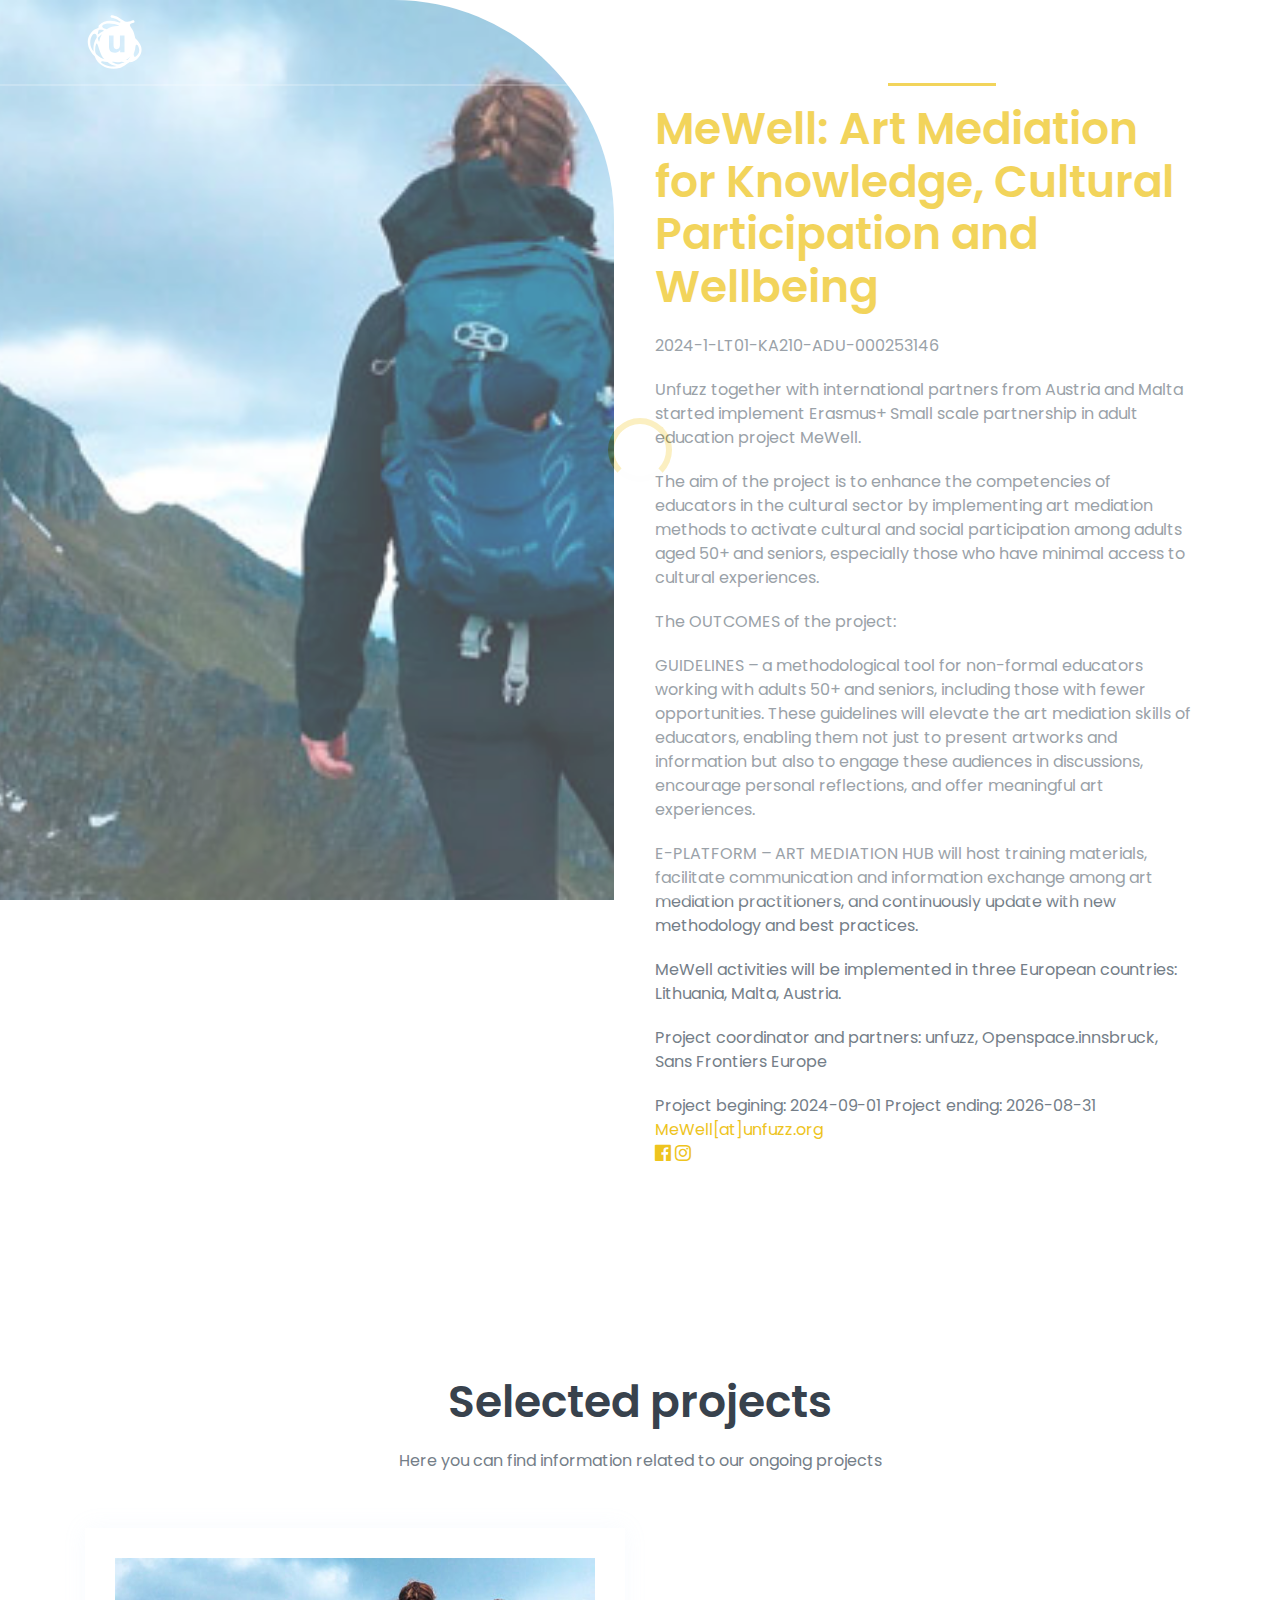
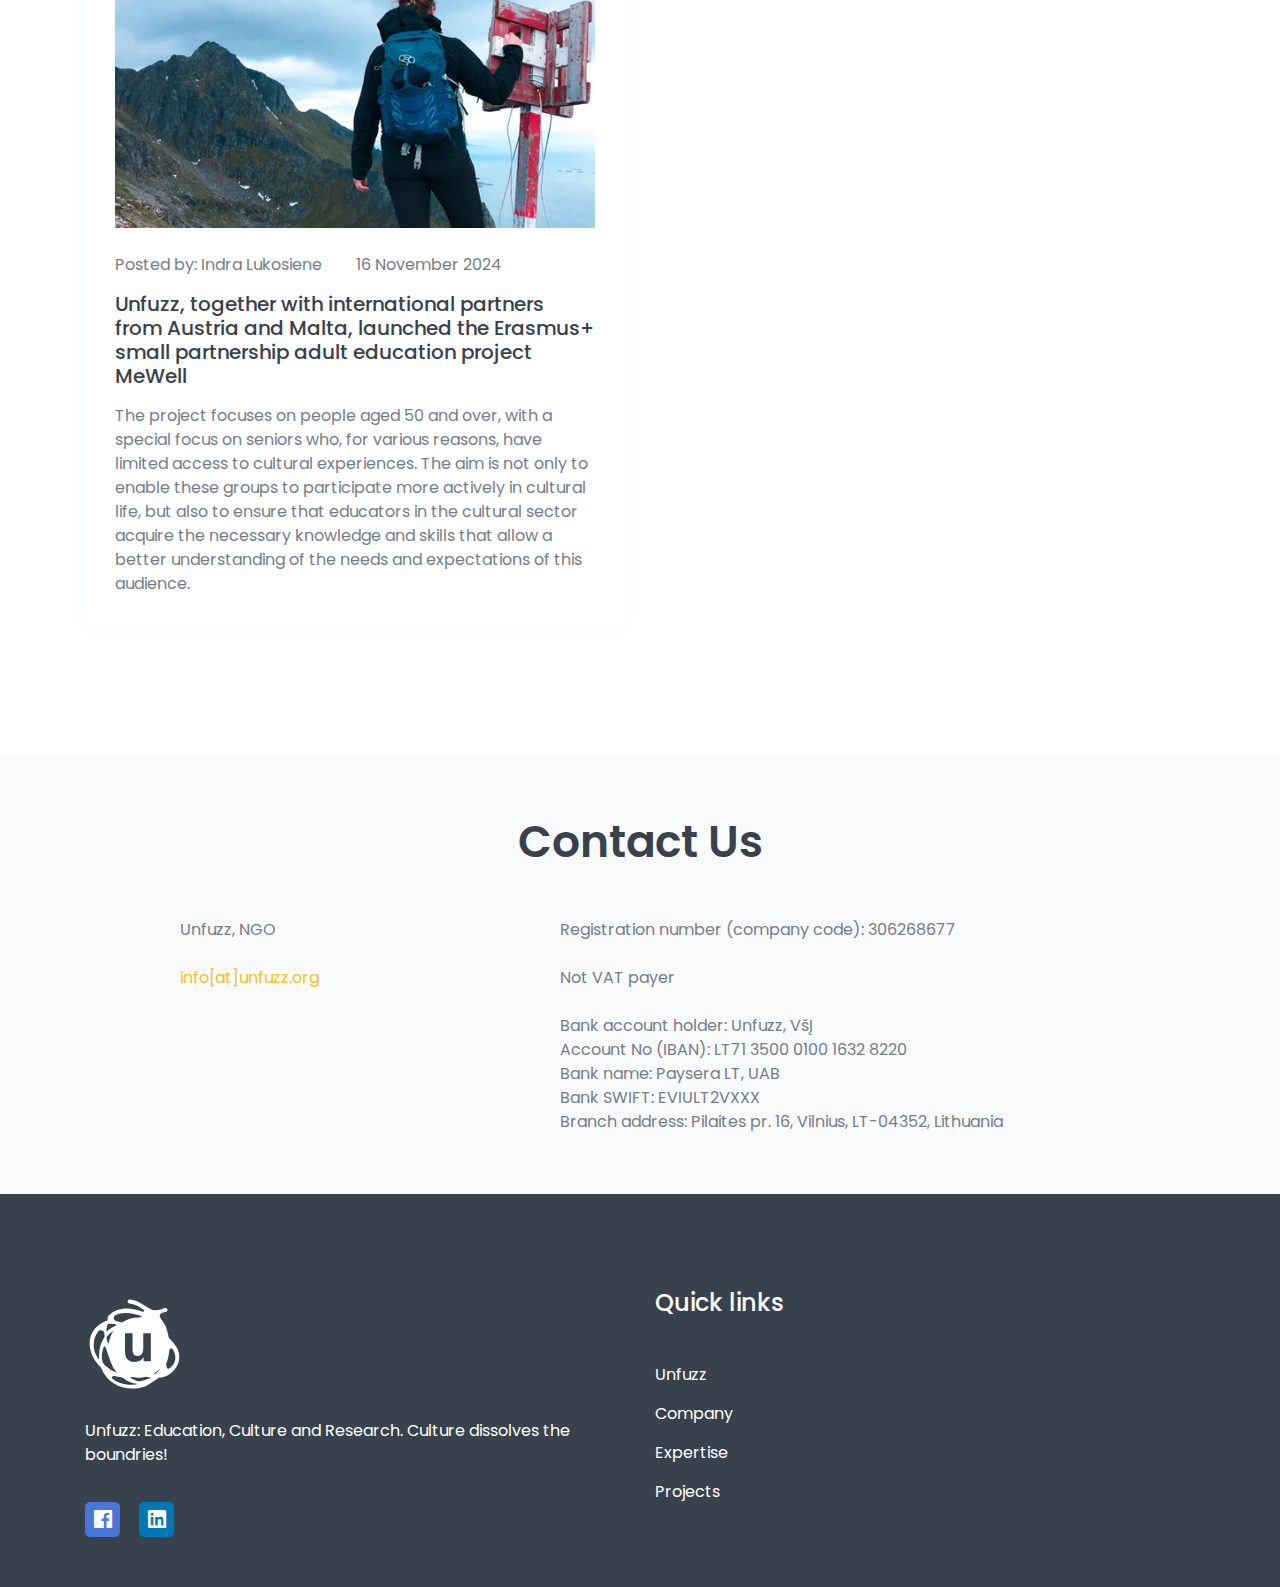
<file: en_mewell.html>
<!doctype html>
<html class="no-js" lang="en">

<head>
    <meta charset="utf-8">

    <!--====== Title ======-->
    <title>unfuzz.org</title>

    <meta name="description" content="">
    <meta name="viewport" content="width=device-width, initial-scale=1">
    <meta name="robots" content="all">

    <!--====== Favicon Icon ======-->
    <link rel="shortcut icon" href="favicon.ico">
    <link rel="apple-touch-icon" href="apple-touch-icon.png">


    <!--====== Animate CSS ======-->
    <link rel="stylesheet" href="assets/css/animate.css">

    <!--====== Nice Select CSS ======-->
    <link rel="stylesheet" href="assets/css/nice-select.css">


    <!--====== Line Icons CSS ======-->
    <link rel="stylesheet" href="assets/css/LineIcons.2.0.css">

    <!--====== Bootstrap CSS ======-->
    <link rel="stylesheet" href="assets/css/bootstrap.4.5.2.min.css">

    <!--====== Default CSS ======-->
    <link rel="stylesheet" href="assets/css/default.css">

    <!--====== Style CSS ======-->
    <link rel="stylesheet" href="assets/css/style.css">


    <style>
        .popup {
            position: fixed;
            z-index: 1;
            left: 0;
            top: 0;
            width: 100%;
            height: 100%;
            overflow: auto;
            background-color: white;
            display: none;
        }
        .popup-content {
            background-color: rgba(238, 196, 30, 0.4);
            margin: 30% auto;
            padding: 20px;
            border: 1px solid #888888;
            width: 30%;
            font-weight: bolder;
        }
        .popup-content button {
            display: block;
            margin: 0 auto;
        }
        .show {
            display: block;
        }
        h1 {
            color: black;
        }
    </style>

</head>

<body>


    <!--====== PRELOADER PART START ======-->

    <div class="preloader">
        <div class="loader">
            <div class="ytp-spinner">
                <div class="ytp-spinner-container">
                    <div class="ytp-spinner-rotator">
                        <div class="ytp-spinner-left">
                            <div class="ytp-spinner-circle"></div>
                        </div>
                        <div class="ytp-spinner-right">
                            <div class="ytp-spinner-circle"></div>
                        </div>
                    </div>
                </div>
            </div>
        </div>
    </div>

    <!--====== PRELOADER PART ENDS ======-->

    <!--====== HEADER PART START ======-->

    <section class="header_area">
        <div class="header_navbar">
            <div class="container">
                <div class="row">
                    <div class="col-lg-12">
                        <nav class="navbar navbar-expand-lg">
                            <a class="navbar-brand" href="/"> <!-- puslapis -->
                                <img id="logo_img" src="assets/images/logo.svg" alt="Logo" width="60" height="60"> <!-- pakeisti logotipa -->
                            </a>
                            <button class="navbar-toggler" type="button" data-toggle="collapse" data-target="#navbarSupportedContent" aria-controls="navbarSupportedContent" aria-expanded="False" aria-label="Toggle navigation">
                                <span class="toggler-icon"></span>
                                <span class="toggler-icon"></span>
                                <span class="toggler-icon"></span>
                            </button>

                            <div class="collapse navbar-collapse sub-menu-bar" id="navbarSupportedContent">
                                <ul id="nav" class="navbar-nav ml-auto">
                                    <li class="nav-item active">
                                        <a class="page-scroll" href="#home">Company</a>
                                    </li>
                                    <!--<li class="nav-item">
                                        <a class="page-scroll" href="#about">Apie mus</a>
                                    </li>-->
                                   <!-- <li class="nav-item">
                                        <a class="page-scroll" href="#news">Naujienos</a>
                                    </li> -->
                                    <!--<li class="nav-item">
                                        <a class="page-scroll" href="#services">Veiklos</a>
                                    </li>-->
                                    <li class="nav-item">
                                        <a class="page-scroll" href="#project">Projects</a>
                                    </li>
                                    <li class="nav-item">
                                        <a class="page-scroll" href="#contact">Contacts</a>
                                    </li>
                                </ul>
                            </div> <!-- navbar collapse -->
                            <!--<div class="nav-item">
                                <a class="nav-link" href="en.html">
                                    <img src = "assets/images/gb.svg" height="15" class="pr-1" />
                                    English</a>
                            </div>-->
                        </nav> <!-- navbar -->
                    </div>
                </div> <!-- row -->
            </div> <!-- container -->
        </div> <!-- header navbar -->

        <!--<div id="home" class="header_slider">
            <div class="single_slider bg_cover d-flex align-items-center" style="background-image: url(assets/images/blog-1.jpg)">
                <div class="container">
                    <div class="row">
                        <div class="col-lg-6 col-md-8">
                            <div class="slider_content">
                                <h2 class="slider_title wow fadeInLefttBig" data-wow-duration="1.3s" data-wow-delay="0.2s">Unfuzz:   </span>Kultūra, Švietimas & Tyrimai<span></h2>
                                <p class="wow fadeInLeftBig" data-wow-duration="1.3s" data-wow-delay="0.5s">Kultūra trina ribas!</p>
                                <a href="#services" class="main-btn wow fadeInLeftBig" data-wow-duration="1.3s" data-wow-delay="0.8s">Veiklos</a>
                            </div>--> <!-- slider content -->
                        </div>
                    </div> <!-- row -->
                </div> <!-- container -->
            </div> <!-- single slider -->
        </div> <!-- header slider -->
    </section>

    <!--====== HEADER PART ENDS ======-->

    <!--====== ABOUT PART START ======-->

    <section id="about" class="about_area pt-50 pb-50">
            <div class="about_image bg_cover" style="background-image: url(assets/images/blog-1.jpg)"></div> <!-- about image -->
            <div class="container">
                <div class="row justify-content-end">
                    <div class="col-lg-6">
                        <div class="about_content">
                            <div class="section_title">
                                <h3 class="title">  <br>      <span>MeWell: Art Mediation for Knowledge, Cultural Participation and Wellbeing</span></h3>
                                <p>2024-1-LT01-KA210-ADU-000253146</span></h3>
                                <p>Unfuzz together with international partners from Austria and Malta started implement Erasmus+ Small scale partnership in adult education project MeWell.<p>
            					<p>The aim of the project is to enhance the competencies of educators in the cultural sector by implementing art mediation methods to activate cultural and social participation among adults aged 50+ and seniors, especially those who have minimal access to cultural experiences.<p>
                                    <div></div>
                                <p>The OUTCOMES of the project:<p>
                                <p>GUIDELINES – a methodological tool for non-formal educators working with adults 50+ and seniors, including those with fewer opportunities. These guidelines will elevate the art mediation skills of educators, enabling them not just to present artworks and information but also to engage these audiences in discussions, encourage personal reflections, and offer meaningful art experiences.<p>
                                <p>E-PLATFORM – ART MEDIATION HUB will host training materials, facilitate communication and information exchange among art mediation practitioners, and continuously update with new methodology and best practices.<p>
                                <p>MeWell activities will be implemented in three European countries: Lithuania, Malta, Austria.<p>
                                <p>Project coordinator and partners: unfuzz, Openspace.innsbruck, Sans Frontiers Europe<p>
                                <p>Project begining: 2024-09-01        Project ending: 2026-08-31</span></h3>
                                <i class="fas fa-envelope fa-3x mb-3 text-muted"></i>
                                <a target="_blank" class="d-block" href="mailto:mewell@unfuzz.org">MeWell[at]unfuzz.org</a>
                                <ul class="social">
                                <a target="_blank" class="social_1" href="https://www.facebook.com/profile.php?id=61568610906377"><i class="lni lni-facebook-original"></i></a></li>
                                <a target="_blank" class="social_3" href="https://www.instagram.com/projectmewell"><i class="lni lni-instagram-original"></i></a></li>
                           <!-- </div>
                           <a href="javascript:void(0)" class="main-btn">Daugiau</a>
                            </div> -->
                            </div>

   							<!--<button id="myButton" class="main-btn wow fadeInLeftBig" data-wow-duration="1.3s" data-wow-delay="0.8s">
          						Daugiau
      						</button>
    						<div id="myPopup" class="popup">
        						<div class="popup-content">
            						<h3 class="title">Unfuzz</h3>
            						<p>2023 metais bendraminčių įkurta nevyriausybinė organizacija veikianti kultūros edukacijų ir socialinės įtraukties srityje. Kalbame apie kultūros kaip mediatoriaus rolę visuomenės gyvenime.  Stebime pasaulio kultūros ir mokslo lauką, bei siekiame išlikti jautrūs vietos poreikiams, būti atviri naujovėms ir tarptautinėms tendencijoms.<p>
            						<p>Rūpinamės kultūros mediacijos edukacija ir gilesniu kultūros pažinimu, organizuojame edukacijas verslui bei kultūros sektoriaus darbuotojams, kviečiame diskusijoms ir neformaliems pokalbiams, kultūros sektoriui padedame vystyti įtraukaus meno pristatymo formas, padėti lankytojui tapti dalyviu. Manome, kad kultūra įgalina kalbėti apie socialinius, politinius ar ekonominius iššūkius, sudaro sąlygas veiksmui ir atviram dialogui. Dalinamės tai, kuo patys tikime.<p>
									<p>●	Mes kuriame sąlygas aktyviai dalyvauti savo bendruomenės gyvenime, o kultūra įgalina surasti sprendimus ir formas!<p>
									<p>#pilietiškumas #suprantuprocesus #aktyvuskultūroje<p>
									<p>●	Savo veiklomis skatiname bendravimą tarp kartų ir padedame stiprinti pagyvenusių žmonių kultūrinę įtrauktį<p>
									<p>#gerbiupatirtį #aktyvuskultūroje #kultūrosmediacija<p>
									<p>●	Pasitelkiant kokybinius tyrimo metodus, padedame suprasti kontekstus ir socialinius iššūkius<p>
									<p>#kokybiniaityrimai #kontekstas #suvokimas #aiškumas
									</p>
            						<button id="closePopup" class="main-btn wow">
                  						Uždaryti
              						</button>
        						</div>
    						</div>-->


                        <!-- <div class="about_counter d-flex flex-wrap">
                            <div class="single_counter counter_1 d-flex justify-content-center align-items-center wow fadeInUpBig" data-wow-duration="1.3s" data-wow-delay="0.2s">
                                <div class="counter_wrapper">
                                    <span class="counter">0</span>
                                    <p>Įgyvendintų projektų skaičius</p>
                                </div> 
                            </div>  
                            
                            <div class="single_counter counter_2 d-flex justify-content-center align-items-center wow fadeInUpBig" data-wow-duration="1.3s" data-wow-delay="0.5s">
                                <div class="counter_wrapper">
                                    <span class="counter">1</span>
                                    <p>Pateiktų projektų skaičius</p>
                                </div> 
                           </div> 
                            
                           <div class="single_counter counter_2 d-flex justify-content-center align-items-center wow fadeInUpBig" data-wow-duration="1.3s" data-wow-delay="0.8s">
                                <div class="counter_wrapper">
                                    <span class="counter">0</span>
                                    <p>Klientų skaičius :)</p>
                                </div> 
                          </div> 
                            
                         <div class="single_counter counter_1 d-flex justify-content-center align-items-center wow fadeInUpBig" data-wow-duration="1.3s" data-wow-delay="1.1s">
                                <div class="counter_wrapper">
                                    <span class="counter">2</span>
                                    <p>Komandos narių</p>
                                </div> 
                       </div> 
                     </div> 
                    </div> -->
                </div> <!-- row -->
            </div> <!-- container -->
        </div> <!-- about wrapper -->
    </section>
    <!--====== ABOUT PART ENDS ======-->


    <!--====== BLOG PART START ======-->

    <section id="project" class="blog_area pt-160 pb-130">
        <div class="container">
            <div class="row justify-content-center">
                <div class="col-lg-6">
                    <div class="section_title text-center pb-25">
                        <h3 class="title">Selected projects</h3>
                        <p>Here you can find information related to our ongoing projects</p>
                    </div> <!-- section title -->
                </div>
            </div> <!-- row -->
            <div class="row">
                <div class="col-lg-6">
                    <div class="single_blog mt-30">
                        <div class="blog_image">
                            <img src="assets/images/blog-1.jpg" alt="blog">
                        </div>
                        <div class="blog_content">
                            <div class="blog_meta">
                                <ul>
                                    <li>Posted by: <a href="javascript:void(0)">Indra Lukosiene</a></li>
                                    <li>16 November 2024</li>
                                </ul>
                            </div>
                            <h4 class="blog_title"><a href="https://unfuzz.org/en_mewell.html">Unfuzz, together with international partners from Austria and Malta, launched the Erasmus+ small partnership adult education project MeWell</a></h4>
                            <p>The project focuses on people aged 50 and over, with a special focus on seniors who, for various reasons, have limited access to cultural experiences. The aim is not only to enable these groups to participate more actively in cultural life, but also to ensure that educators in the cultural sector acquire the necessary knowledge and skills that allow a better understanding of the needs and expectations of this audience.</p>
                        </div>
                    </div>
                </div>
                <!--<div class="col-lg-6">
                    <div class="single_blog d-sm-flex mt-30">
                        <div class="blog_image">
                            <img src="assets/images/blog-2.jpg" alt="blog">
                        </div>
                        <div class="blog_content blog_content_2 media-body">
                            <h4 class="blog_title"><a href="javascript:void(0)">Tonumy eirmod temporinvi unt ut labore et dolore</a></h4>
                            <p>Lorem ipsum dolor sit ametcon setetur sadipscing elitr, sed diam nonumy eirmod tempor</p>
                            <a href="javascript:void(0)" class="more">Read More</a>
                        </div>
                    </div>

                    <div class="single_blog d-sm-flex mt-30">
                        <div class="blog_image">
                            <img src="assets/images/blog-3.jpg" alt="blog">
                        </div>
                        <div class="blog_content blog_content_2 media-body">
                            <h4 class="blog_title"><a href="javascript:void(0)">Tonumy eirmod temporinvi unt ut labore et dolore</a></h4>
                            <p>Lorem ipsum dolor sit ametcon setetur sadipscing elitr, sed diam nonumy eirmod tempor</p>
                            <a href="javascript:void(0)" class="more">Read More</a>
                        </div>
                    </div>
                </div>
            </div> <!-- row -->
        </div> <!-- container -->
    </section>

    <!--====== BLOG PART ENDS ======-->

    <!--====== CONTACT PART START ======-->

    <section id="contact" class="contact_area pt-60 pb-60">
        <div class="container">
            <div class="row justify-content-center">
                <div class="col-lg-6">
                    <div class="section_title text-center pb-25">
                        <h3 class="title">Contact Us</h3>
                    </div> <!-- section title -->
                </div>
        	</div> <!-- row -->
            <div class="row">    
                <div class="col-lg-4 ml-auto text-left mb-5 mb-lg-0">
                        <i class="contact-info-title text-left"></i>
                        <div>Unfuzz, NGO</div>
                        <i class="fas fa-envelope fa-3x mb-3 text-muted"></i>
                        <a class="d-block" href="mailto:info@unfuzz.org">info[at]unfuzz.org</a>
                    </div>
                    
                    <div class="col-lg-6 mr-auto text-left mb-5 mb-lg-0">
                        <i class="contact-info-title text-left"></i>
                        <div>Registration number (company code): 306268677</div>
                        <i class="contact-info-title text-left"></i>
                        <div>Not VAT payer</div>
                        <i class="contact-info-title text-left"></i>
                        <div>Bank account holder: Unfuzz, VšĮ
                        <i class="contact-info-title text-left"></i>
                        <div>Account No (IBAN): LT71 3500 0100 1632 8220</div>
                        <div>Bank name: Paysera LT, UAB</div>
                        <div>Bank SWIFT: EVIULT2VXXX</div>
                        <div>Branch address: Pilaites pr. 16, Vilnius, LT-04352, Lithuania</div>	
                    </div>
			</div>
        </div>     


            </div> <!-- row -->
        </div> <!-- container -->
    </section>

    <!--====== CONTACT PART ENDS ======-->

    <!--====== FOOTER PART START ======-->

   <section id="footer" class="footer_area">
        <div class="footer_widget pt-50 pb-50">
            <div class="container">
                <div class="row">
                    <div class="col-lg-6 col-md-6 order-md-3 order-lg-1">
                        <div class="footer_about mt-50">
                            <a href="./en.html"><img src="assets/images/logo.svg" alt="logo" width="100" height="100"></a>
                            <p>Unfuzz: Education, Culture and Research. Culture dissolves the boundries! </p>
                            <ul class="social">
                                <li><a class="social_1" href="https://www.facebook.com/unfuzz.org"><i class="lni lni-facebook-original"></i></a></li>
                                <!--<li><a class="social_2" href="javascript:void(0)"><i class="lni lni-twitter-original"></i></a></li>
                                <li><a class="social_3" href="javascript:void(0)"><i class="lni lni-instagram-original"></i></a></li> -->
                                <li><a class="social_4" href="https://lt.linkedin.com/company/unfuzz?trk=public_profile_experience-item_profile-section-card_subtitle-click"><i class="lni lni-linkedin-original"></i></a></li>
                            </ul>
                        </div> <!-- footer about -->
                    </div>
                    <div class="col-lg-6 col-md-6 order-md-3 order-lg-2">
                        <div class="footer_link_wrapper d-flex flex-wrap">
                            <div class="footer_link mt-45">
                                <h4 class="footer_title">Quick links</h4>
                                <ul class="link">
                                    <li><a href="#home">Unfuzz</a></li>
                                    <li><a href="#about">Company</a></li>
                                    <!--<li><a href="#news">News</a></li>-->
                                    <li><a href="#services">Expertise</a></li>
                                    <li><a href="#project">Projects</a></li>
                                </ul>
                            </div> <!-- footer link -->
                           <!-- <div class="footer_link mt-45">
                                <h4 class="footer_title">Support</h4>
                                <ul class="link">
                                    <li><a href="javascript:void(0)">Customer Support</a></li>
                                    <li><a href="javascript:void(0)">Privacy & Policy</a></li>
                                    <li><a href="javascript:void(0)">Terms & Condition</a></li>
                                    <li><a href="javascript:void(0)">Forum</a></li>
                                    <li><a href="javascript:void(0)">Tour Guide</a></li>
                                </ul>
                            </div> <!-- footer link -->
                        </div> <!-- footer link wrapper -->
                    </div>
                    <!-- <div class="col-lg-4 col-md-6 order-md-2 order-lg-3">
                        <div class="footer_subscribe mt-45">
                            <h4 class="footer_title">Subscribe Newsletter</h4>
                            <p>Lorem ipsum dolor sit amet, consetetur sadip scing elitr, sed diam.</p>
                            <div class="subscribe_form">
                                <form action="#">
                                    <input type="text" placeholder="Enter email">
                                    <button><i class="lni lni-arrow-right"></i></button>
                                </form>
                            </div>
                        </div> <!-- footer subscribe -->
                    </div>
                </div> <!-- row -->
            </div> <!-- container -->

        </div> <!-- footer widget -->
    </section>

    <!--====== FOOTER PART ENDS ======-->

    <!--====== BACK TOP TOP PART START ======-->

    <a href="#" class="back-to-top"><i class="lni lni-chevron-up"></i></a>

    <!--====== BACK TOP TOP PART ENDS ======-->


<script>
        myButton.addEventListener("click", function () {
            myPopup.classList.add("show");
        });
        closePopup.addEventListener("click", function () {
            myPopup.classList.remove("show");
        });
        window.addEventListener("click", function (event) {
            if (event.target == myPopup) {
                myPopup.classList.remove("show");
            }
        });
    </script>


    <!--====== Jquery js ======-->
    <script src="assets/js/vendor/jquery-1.12.4.min.js"></script>
    <script src="assets/js/vendor/modernizr-3.7.1.min.js"></script>

    <!--====== Bootstrap js ======-->
    <script src="assets/js/popper.min.js"></script>
    <script src="assets/js/bootstrap.4.5.2.min.js"></script>


    <!--====== Scrolling Nav js ======-->
    <script src="assets/js/jquery.easing.min.js"></script>
    <script src="assets/js/scrolling-nav.js"></script>

    <!--====== Counter Up js ======-->
    <script src="assets/js/waypoints.min.js"></script>
    <script src="assets/js/jquery.counterup.min.js"></script>

    <!--====== Nice Select js ======-->
    <script src="assets/js/jquery.nice-select.min.js"></script>

    <!--====== WOW js ======-->
    <script src="assets/js/wow.min.js"></script>

    <!--====== Main js ======-->
    <script src="assets/js/main.js"></script>




</body>

</html>
</file>
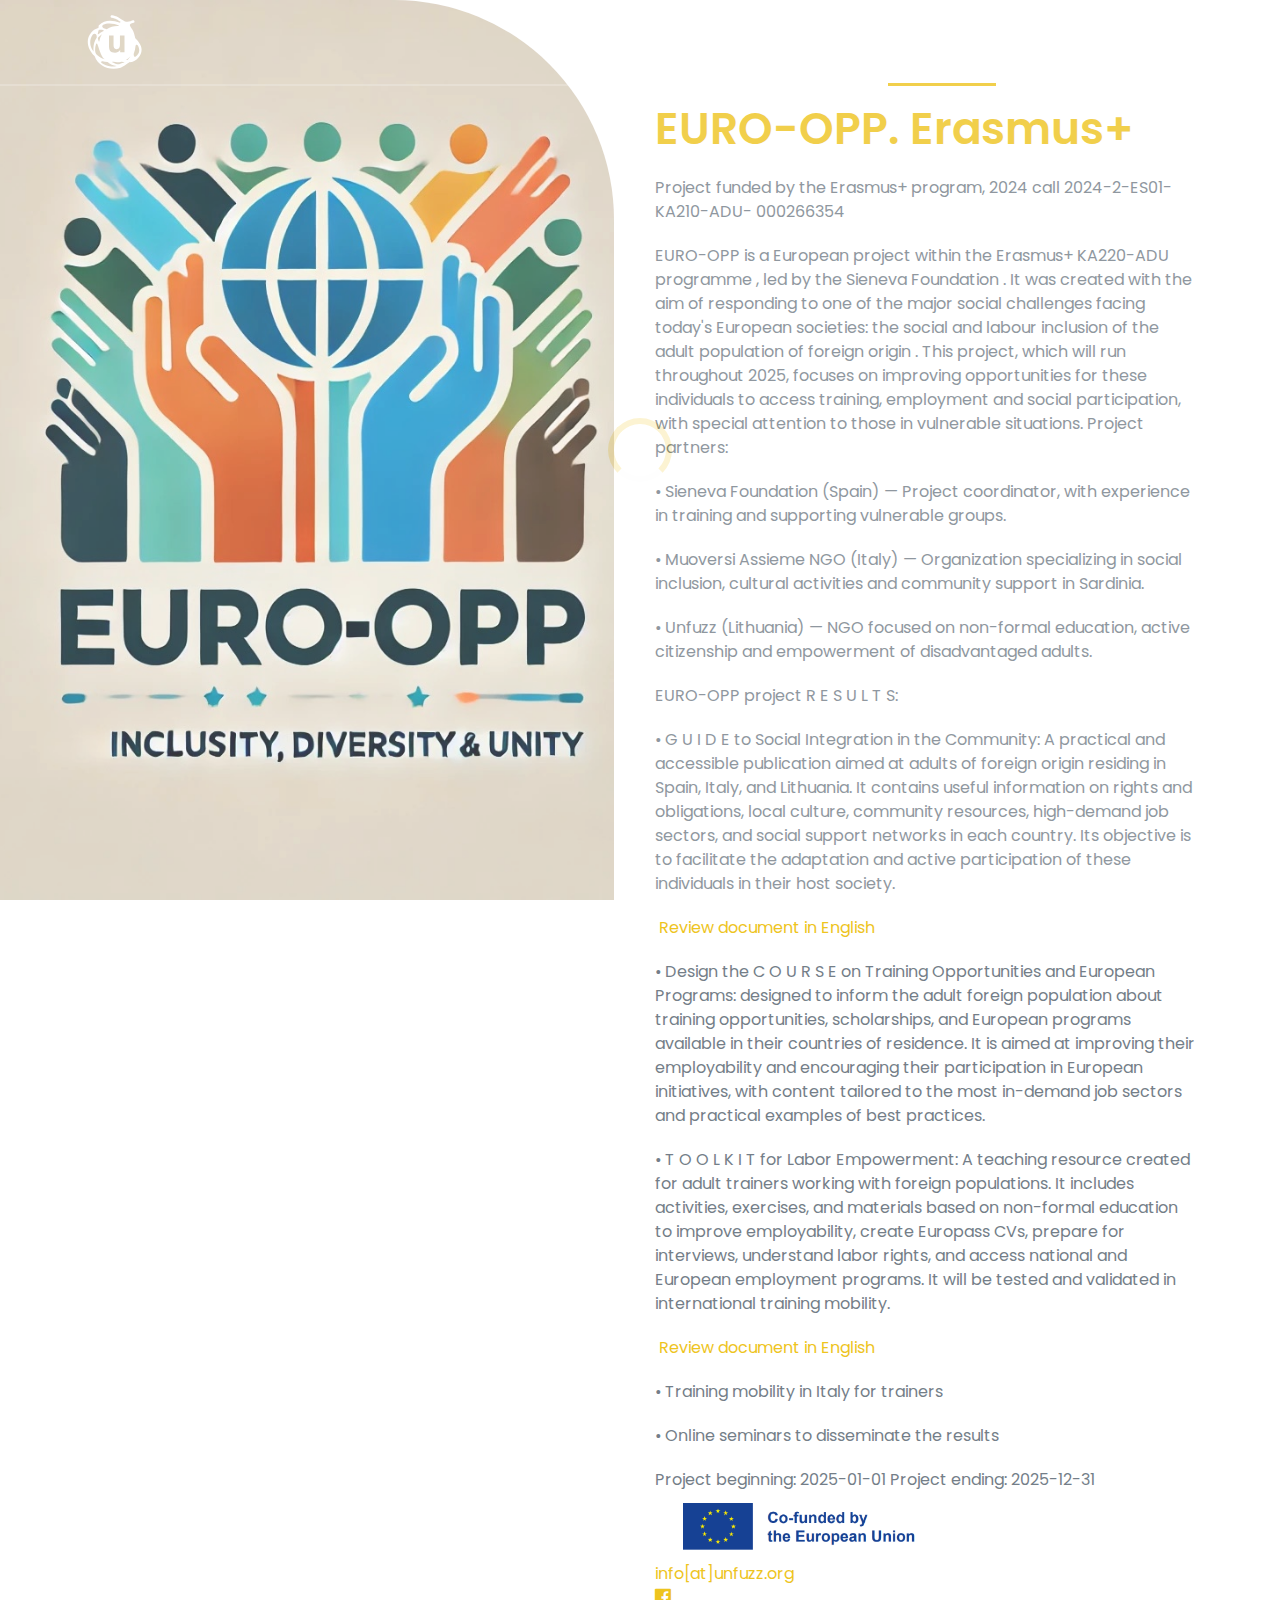
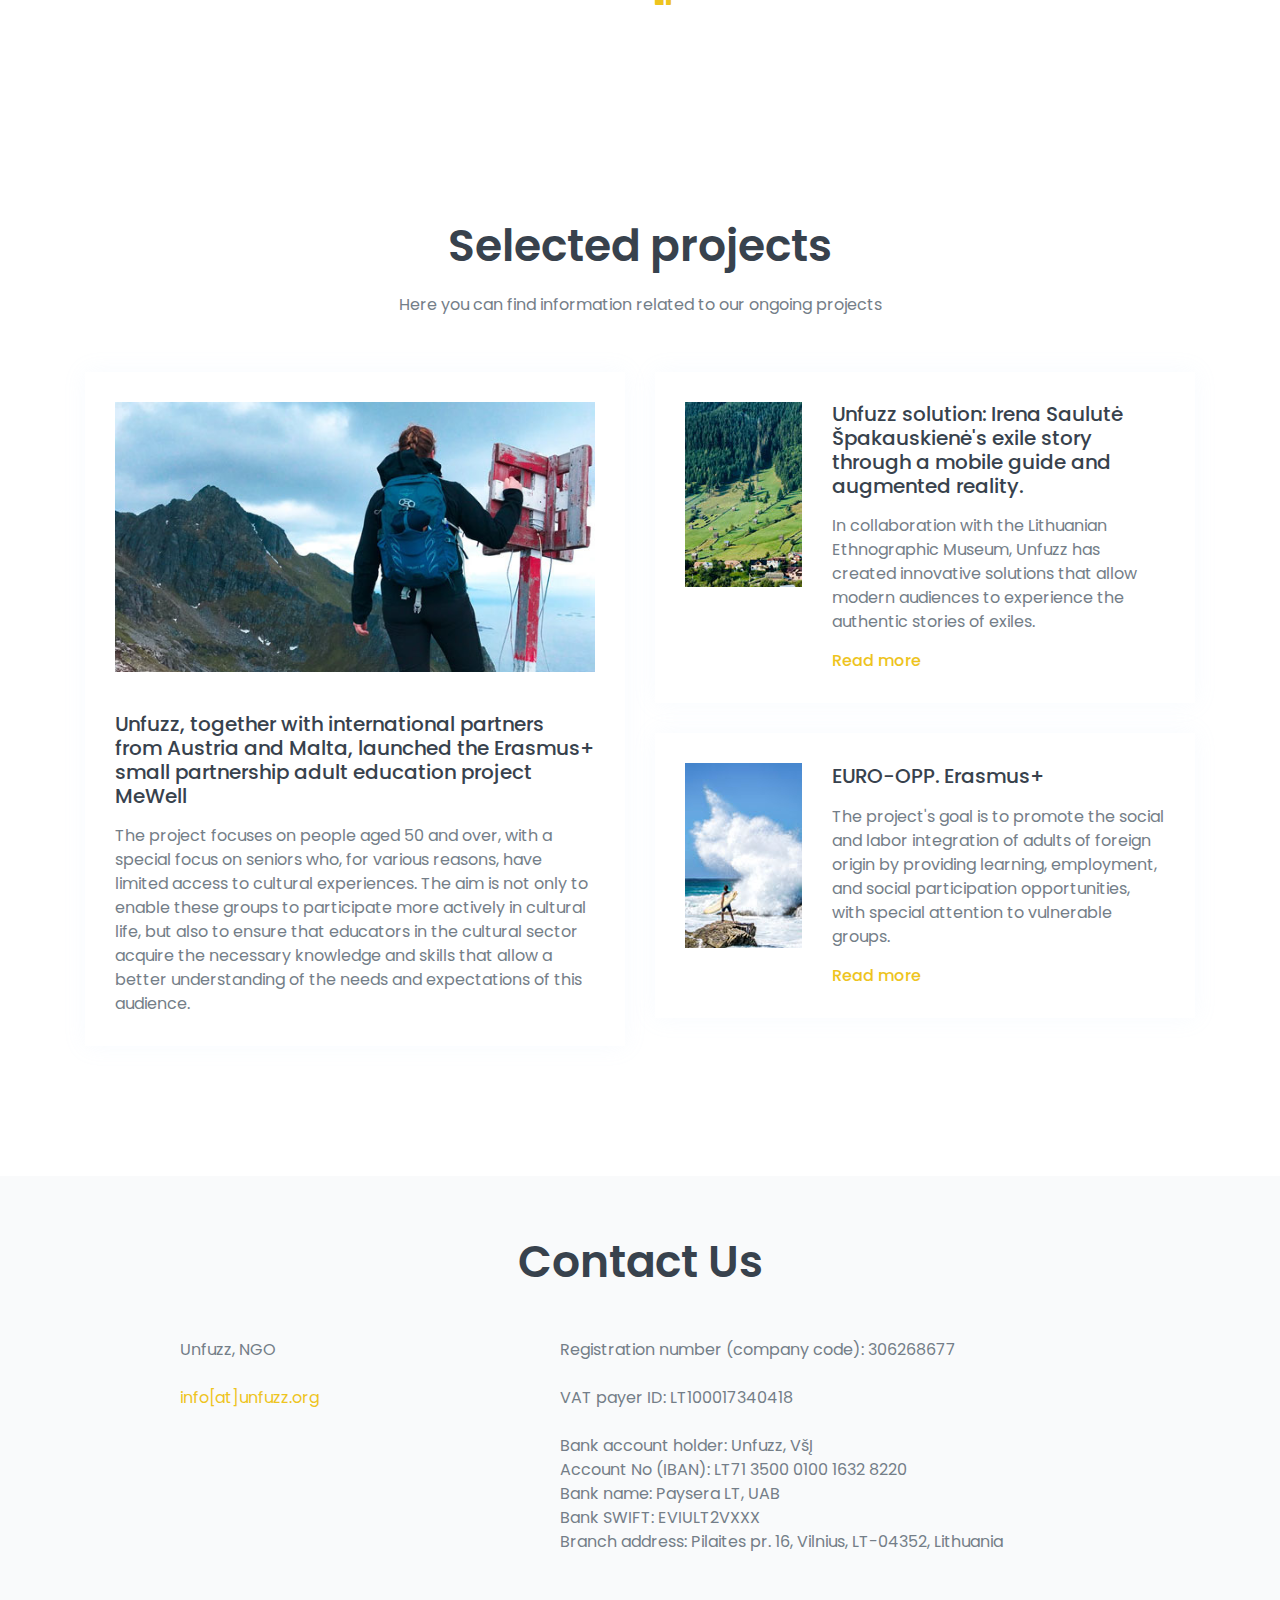
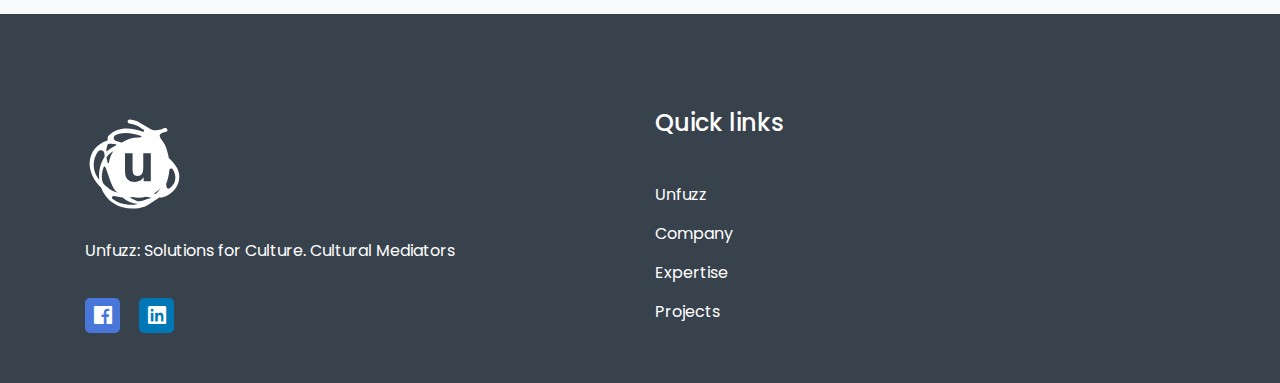
<file: euro-opp.html>
<!doctype html>
<html class="no-js" lang="en">

<head>
    <meta charset="utf-8">

    <!--====== Title ======-->
    <title>unfuzz.org</title>

    <meta name="description" content="">
    <meta name="viewport" content="width=device-width, initial-scale=1">
    <meta name="robots" content="all">

    <!--====== Favicon Icon ======-->
    <link rel="shortcut icon" href="favicon.ico">
    <link rel="apple-touch-icon" href="apple-touch-icon.png">


    <!--====== Animate CSS ======-->
    <link rel="stylesheet" href="assets/css/animate.css">

    <!--====== Nice Select CSS ======-->
    <link rel="stylesheet" href="assets/css/nice-select.css">


    <!--====== Line Icons CSS ======-->
    <link rel="stylesheet" href="assets/css/LineIcons.2.0.css">

    <!--====== Bootstrap CSS ======-->
    <link rel="stylesheet" href="assets/css/bootstrap.4.5.2.min.css">

    <!--====== Default CSS ======-->
    <link rel="stylesheet" href="assets/css/default.css">

    <!--====== Style CSS ======-->
    <link rel="stylesheet" href="assets/css/style.css">


    <style>
        .popup {
            position: fixed;
            z-index: 1;
            left: 0;
            top: 0;
            width: 100%;
            height: 100%;
            overflow: auto;
            background-color: white;
            display: none;
        }
        .popup-content {
            background-color: rgba(238, 196, 30, 0.4);
            margin: 30% auto;
            padding: 20px;
            border: 1px solid #888888;
            width: 30%;
            font-weight: bolder;
        }
        .popup-content button {
            display: block;
            margin: 0 auto;
        }
        .show {
            display: block;
        }
        h1 {
            color: black;
        }
    </style>

</head>

<body>


    <!--====== PRELOADER PART START ======-->

    <div class="preloader">
        <div class="loader">
            <div class="ytp-spinner">
                <div class="ytp-spinner-container">
                    <div class="ytp-spinner-rotator">
                        <div class="ytp-spinner-left">
                            <div class="ytp-spinner-circle"></div>
                        </div>
                        <div class="ytp-spinner-right">
                            <div class="ytp-spinner-circle"></div>
                        </div>
                    </div>
                </div>
            </div>
        </div>
    </div>

    <!--====== PRELOADER PART ENDS ======-->

    <!--====== HEADER PART START ======-->

    <section class="header_area">
        <div class="header_navbar">
            <div class="container">
                <div class="row">
                    <div class="col-lg-12">
                        <nav class="navbar navbar-expand-lg">
                            <a class="navbar-brand" href="/en.html"> <!-- puslapis -->
                                <img id="logo_img" src="assets/images/logo.svg" alt="Logo" width="60" height="60"> <!-- pakeisti logotipa -->
                            </a>
                            <button class="navbar-toggler" type="button" data-toggle="collapse" data-target="#navbarSupportedContent" aria-controls="navbarSupportedContent" aria-expanded="False" aria-label="Toggle navigation">
                                <span class="toggler-icon"></span>
                                <span class="toggler-icon"></span>
                                <span class="toggler-icon"></span>
                            </button>

                            <div class="collapse navbar-collapse sub-menu-bar" id="navbarSupportedContent">
                                <ul id="nav" class="navbar-nav ml-auto">
                                    <li class="nav-item active">
                                        <a class="page-scroll" href="#home">Company</a>
                                    </li>
                                    <!--<li class="nav-item">
                                        <a class="page-scroll" href="#about">Apie mus</a>
                                    </li>-->
                                   <!-- <li class="nav-item">
                                        <a class="page-scroll" href="#news">Naujienos</a>
                                    </li> -->
                                    <!--<li class="nav-item">
                                        <a class="page-scroll" href="#services">Veiklos</a>
                                    </li>-->
                                    <li class="nav-item">
                                        <a class="page-scroll" href="#project">Projects</a>
                                    </li>
                                    <li class="nav-item">
                                        <a class="page-scroll" href="#contact">Contacts</a>
                                    </li>
                                </ul>
                            </div> <!-- navbar collapse -->
                            <!--<div class="nav-item">
                                <a class="nav-link" href="en.html">
                                    <img src = "assets/images/gb.svg" height="15" class="pr-1" />
                                    English</a>
                            </div>-->
                        </nav> <!-- navbar -->
                    </div>
                </div> <!-- row -->
            </div> <!-- container -->
        </div> <!-- header navbar -->

        <!--<div id="home" class="header_slider">
            <div class="single_slider bg_cover d-flex align-items-center" style="background-image: url(assets/images/blog-1.jpg)">
                <div class="container">
                    <div class="row">
                        <div class="col-lg-6 col-md-8">
                            <div class="slider_content">
                                <h2 class="slider_title wow fadeInLefttBig" data-wow-duration="1.3s" data-wow-delay="0.2s">Unfuzz:   </span>Kultūra, Švietimas & Tyrimai<span></h2>
                                <p class="wow fadeInLeftBig" data-wow-duration="1.3s" data-wow-delay="0.5s">Kultūra trina ribas!</p>
                                <a href="#services" class="main-btn wow fadeInLeftBig" data-wow-duration="1.3s" data-wow-delay="0.8s">Veiklos</a>
                            </div>--> <!-- slider content -->
                        </div>
                    </div> <!-- row -->
                </div> <!-- container -->
            </div> <!-- single slider -->
        </div> <!-- header slider -->
    </section>

    <!--====== HEADER PART ENDS ======-->

    <!--====== ABOUT PART START ======-->

    <section id="about" class="about_area pt-50 pb-50">
            <div class="about_image bg_cover" style="background-image: url(assets/images/blog-3BIG.jpg)"></div> <!-- about image -->
            <div class="container">
                <div class="row justify-content-end">
                    <div class="col-lg-6">
                        <div class="about_content">
                            <div class="section_title">
                                <h3 class="title">  <br>      <span>EURO-OPP. Erasmus+</span></h3>
                                <p>Project funded by the Erasmus+ program, 2024 call
2024-2-ES01-KA210-ADU- 000266354
</span></h3>
                                <p>EURO-OPP  is a European project within the  Erasmus+ KA220-ADU programme , led by  the Sieneva Foundation . It was created with the aim of responding to one of the major social challenges facing today's European societies: the  social and labour inclusion of the adult population of foreign origin . This project, which will run throughout 2025, focuses on improving opportunities for these individuals to access training, employment and social participation, with special attention to those in vulnerable situations. Project partners:<p>
<p>•	Sieneva Foundation (Spain)  — Project coordinator, with experience in training and supporting vulnerable groups.<p>
<p>•	Muoversi Assieme NGO (Italy)  — Organization specializing in social inclusion, cultural activities and community support in Sardinia.<p>
<p>•	Unfuzz (Lithuania)  — NGO focused on non-formal education, active citizenship and empowerment of disadvantaged adults.<p>
                            <p>EURO-OPP project R E S U L T S:<p>
                                <p>•	G U I D E to Social Integration in the Community:  A practical and accessible publication aimed at adults of foreign origin residing in Spain, Italy, and Lithuania. It contains useful information on rights and obligations, local culture, community resources, high-demand job sectors, and social support networks in each country. Its objective is to facilitate the adaptation and active participation of these individuals in their host society.<p>
                                <a href="https://drive.google.com/file/d/1ybxIVZIaovX8lQgWoPqZsej_hHdmdPVG/view?usp=drive_link" target="_blank" title="Open Google Docs Document">
    							<i class="fas fa-file-alt" style="font-size: 24px; color: #4caf50;"></i> <!-- Font Awesome icon for document -->
   					 			<span>Review document in English</span></a>
                                <p>•	Design the C O U R S E on Training Opportunities and European Programs:  designed to inform the adult foreign population about training opportunities, scholarships, and European programs available in their countries of residence. It is aimed at improving their employability and encouraging their participation in European initiatives, with content tailored to the most in-demand job sectors and practical examples of best practices.<p>
                                <p>•	T O O L K I T for Labor Empowerment:  A teaching resource created for adult trainers working with foreign populations. It includes activities, exercises, and materials based on non-formal education to improve employability, create Europass CVs, prepare for interviews, understand labor rights, and access national and European employment programs. It will be tested and validated in international training mobility.<p>
                                <a href="https://drive.google.com/file/d/1hQk_BVuDcHK4Qx4nh0yo_xmHj1HmGCF9/view?usp=drive_link" target="_blank" title="Open Google Docs Document">
    							<i class="fas fa-file-alt" style="font-size: 24px; color: #4caf50;"></i> <!-- Font Awesome icon for document -->
   					 			<span>Review document in English</span></a>
                                <p>•	Training mobility in Italy for trainers<p>
                                <p>•	Online seminars to disseminate the results<p>
                                <p>Project beginning: 2025-01-01        Project ending: 2025-12-31</span></h3>
                                <img src="assets/images/erasmus-logo.png" alt="Erasmus+ Logo" width="300" height="auto">
                                <i class="fas fa-envelope fa-3x mb-3 text-muted"></i>
                                <a target="_blank" class="d-block" href="mailto:info@unfuzz.org">info[at]unfuzz.org</a>
                                <ul class="social">
                                <a target="_blank" class="social_1" href="https://www.facebook.com/kulturosmediatoriai"><i class="lni lni-facebook-original"></i></a></li>
                            </div>

   							<!--<button id="myButton" class="main-btn wow fadeInLeftBig" data-wow-duration="1.3s" data-wow-delay="0.8s">
          						Daugiau
      						</button>
    						<div id="myPopup" class="popup">
        						<div class="popup-content">
            						<h3 class="title">Unfuzz</h3>
            						<p>2023 metais bendraminčių įkurta nevyriausybinė organizacija veikianti kultūros edukacijų ir socialinės įtraukties srityje. Kalbame apie kultūros kaip mediatoriaus rolę visuomenės gyvenime.  Stebime pasaulio kultūros ir mokslo lauką, bei siekiame išlikti jautrūs vietos poreikiams, būti atviri naujovėms ir tarptautinėms tendencijoms.<p>
            						<p>Rūpinamės kultūros mediacijos edukacija ir gilesniu kultūros pažinimu, organizuojame edukacijas verslui bei kultūros sektoriaus darbuotojams, kviečiame diskusijoms ir neformaliems pokalbiams, kultūros sektoriui padedame vystyti įtraukaus meno pristatymo formas, padėti lankytojui tapti dalyviu. Manome, kad kultūra įgalina kalbėti apie socialinius, politinius ar ekonominius iššūkius, sudaro sąlygas veiksmui ir atviram dialogui. Dalinamės tai, kuo patys tikime.<p>
									<p>●	Mes kuriame sąlygas aktyviai dalyvauti savo bendruomenės gyvenime, o kultūra įgalina surasti sprendimus ir formas!<p>
									<p>#pilietiškumas #suprantuprocesus #aktyvuskultūroje<p>
									<p>●	Savo veiklomis skatiname bendravimą tarp kartų ir padedame stiprinti pagyvenusių žmonių kultūrinę įtrauktį<p>
									<p>#gerbiupatirtį #aktyvuskultūroje #kultūrosmediacija<p>
									<p>●	Pasitelkiant kokybinius tyrimo metodus, padedame suprasti kontekstus ir socialinius iššūkius<p>
									<p>#kokybiniaityrimai #kontekstas #suvokimas #aiškumas
									</p>
            						<button id="closePopup" class="main-btn wow">
                  						Uždaryti
              						</button>
        						</div>
    						</div>-->


                        <!-- <div class="about_counter d-flex flex-wrap">
                            <div class="single_counter counter_1 d-flex justify-content-center align-items-center wow fadeInUpBig" data-wow-duration="1.3s" data-wow-delay="0.2s">
                                <div class="counter_wrapper">
                                    <span class="counter">0</span>
                                    <p>Įgyvendintų projektų skaičius</p>
                                </div> 
                            </div>  
                            
                            <div class="single_counter counter_2 d-flex justify-content-center align-items-center wow fadeInUpBig" data-wow-duration="1.3s" data-wow-delay="0.5s">
                                <div class="counter_wrapper">
                                    <span class="counter">1</span>
                                    <p>Pateiktų projektų skaičius</p>
                                </div> 
                           </div> 
                            
                           <div class="single_counter counter_2 d-flex justify-content-center align-items-center wow fadeInUpBig" data-wow-duration="1.3s" data-wow-delay="0.8s">
                                <div class="counter_wrapper">
                                    <span class="counter">0</span>
                                    <p>Klientų skaičius :)</p>
                                </div> 
                          </div> 
                            
                         <div class="single_counter counter_1 d-flex justify-content-center align-items-center wow fadeInUpBig" data-wow-duration="1.3s" data-wow-delay="1.1s">
                                <div class="counter_wrapper">
                                    <span class="counter">2</span>
                                    <p>Komandos narių</p>
                                </div> 
                       </div> 
                     </div> 
                    </div> -->
                </div> <!-- row -->
            </div> <!-- container -->
        </div> <!-- about wrapper -->
    </section>
    <!--====== ABOUT PART ENDS ======-->


    <!--====== BLOG PART START ======-->

    <section id="project" class="blog_area pt-160 pb-130">
        <div class="container">
            <div class="row justify-content-center">
                <div class="col-lg-6">
                    <div class="section_title text-center pb-25">
                        <h3 class="title">Selected projects</h3>
                        <p>Here you can find information related to our ongoing projects</p>
                    </div> <!-- section title -->
                </div>
            </div> <!-- row -->
            <div class="row">
                <div class="col-lg-6">
                    <div class="single_blog mt-30">
                        <div class="blog_image">
                            <img src="assets/images/blog-1.jpg" alt="blog">
                        </div>
                        <div class="blog_content">
                            <div class="blog_meta">
                            </div>
                            <h4 class="blog_title"><a href="https://unfuzz.org/mewell.html">Unfuzz, together with international partners from Austria and Malta, launched the Erasmus+ small partnership adult education project MeWell</a></h4>
                            <p>The project focuses on people aged 50 and over, with a special focus on seniors who, for various reasons, have limited access to cultural experiences. The aim is not only to enable these groups to participate more actively in cultural life, but also to ensure that educators in the cultural sector acquire the necessary knowledge and skills that allow a better understanding of the needs and expectations of this audience.</p>
                        </div>
                    </div>
                </div>
                <div class="col-lg-6">
                    <div class="single_blog d-sm-flex mt-30">
                        <div class="blog_image">
                            <img src="assets/images/blog-2.jpg" alt="blog">
                        </div>
                        <div class="blog_content blog_content_2 media-body">
                            <h4 class="blog_title"><a href="https://unfuzz.org/saulute.html">Unfuzz solution: Irena Saulutė Špakauskienė's exile story through a mobile guide and augmented reality.</a></h4>
                            <p>In collaboration with the Lithuanian Ethnographic Museum, Unfuzz has created innovative solutions that allow modern audiences to experience the authentic stories of exiles.</p>
                            <a href="https://unfuzz.org/saulute.html" class="more">Read more</a>
                        </div>
                    </div>

                    <div class="single_blog d-sm-flex mt-30">
                        <div class="blog_image">
                            <img src="assets/images/blog-3.jpg" alt="blog">
                        </div>
                        <div class="blog_content blog_content_2 media-body">
                            <h4 class="blog_title"><a href="https://unfuzz.org/euro-opp.html">EURO-OPP. Erasmus+</a></h4>
                            <p>The project's goal is to promote the social and labor integration of adults of foreign origin by providing learning, employment, and social participation opportunities, with special attention to vulnerable groups.</p>
                            <a href="https://unfuzz.org/euro-opp.html" class="more">Read more</a>
                        </div>
                    </div>
                </div>
            </div> <!-- row -->
        </div> <!-- container -->
    </section>

    <!--====== BLOG PART ENDS ======-->

    <!--====== CONTACT PART START ======-->

    <section id="contact" class="contact_area pt-60 pb-60">
        <div class="container">
            <div class="row justify-content-center">
                <div class="col-lg-6">
                    <div class="section_title text-center pb-25">
                        <h3 class="title">Contact Us</h3>
                    </div> <!-- section title -->
                </div>
        	</div> <!-- row -->
            <div class="row">    
                <div class="col-lg-4 ml-auto text-left mb-5 mb-lg-0">
                        <i class="contact-info-title text-left"></i>
                        <div>Unfuzz, NGO</div>
                        <i class="fas fa-envelope fa-3x mb-3 text-muted"></i>
                        <a class="d-block" href="mailto:info@unfuzz.org">info[at]unfuzz.org</a>
                    </div>
                    
                    <div class="col-lg-6 mr-auto text-left mb-5 mb-lg-0">
                        <i class="contact-info-title text-left"></i>
                        <div>Registration number (company code): 306268677</div>
                        <i class="contact-info-title text-left"></i>
                        <div>VAT payer ID: LT100017340418 </div>
                        <i class="contact-info-title text-left"></i>
                        <div>Bank account holder: Unfuzz, VšĮ
                        <i class="contact-info-title text-left"></i>
                        <div>Account No (IBAN): LT71 3500 0100 1632 8220</div>
                        <div>Bank name: Paysera LT, UAB</div>
                        <div>Bank SWIFT: EVIULT2VXXX</div>
                        <div>Branch address: Pilaites pr. 16, Vilnius, LT-04352, Lithuania</div>	
                    </div>
			</div>
        </div>     


            </div> <!-- row -->
        </div> <!-- container -->
    </section>

    <!--====== CONTACT PART ENDS ======-->

    <!--====== FOOTER PART START ======-->

   <section id="footer" class="footer_area">
        <div class="footer_widget pt-50 pb-50">
            <div class="container">
                <div class="row">
                    <div class="col-lg-6 col-md-6 order-md-3 order-lg-1">
                        <div class="footer_about mt-50">
                            <a href="./en.html"><img src="assets/images/logo.svg" alt="logo" width="100" height="100"></a>
                            <p>Unfuzz: Solutions for Culture. Cultural Mediators </p>
                            <ul class="social">
                                <li><a class="social_1" href="https://www.facebook.com/kulturosmediatoriai"><i class="lni lni-facebook-original"></i></a></li>
                                <!--<li><a class="social_2" href="javascript:void(0)"><i class="lni lni-twitter-original"></i></a></li>
                                <li><a class="social_3" href="javascript:void(0)"><i class="lni lni-instagram-original"></i></a></li> -->
                                <li><a class="social_4" href="https://lt.linkedin.com/company/unfuzz?trk=public_profile_experience-item_profile-section-card_subtitle-click"><i class="lni lni-linkedin-original"></i></a></li>
                            </ul>
                        </div> <!-- footer about -->
                    </div>
                    <div class="col-lg-6 col-md-6 order-md-3 order-lg-2">
                        <div class="footer_link_wrapper d-flex flex-wrap">
                            <div class="footer_link mt-45">
                                <h4 class="footer_title">Quick links</h4>
                                <ul class="link">
                                    <li><a href="#home">Unfuzz</a></li>
                                    <li><a href="#about">Company</a></li>
                                    <!--<li><a href="#news">News</a></li>-->
                                    <li><a href="#services">Expertise</a></li>
                                    <li><a href="#project">Projects</a></li>
                                </ul>
                            </div> <!-- footer link -->
                           <!-- <div class="footer_link mt-45">
                                <h4 class="footer_title">Support</h4>
                                <ul class="link">
                                    <li><a href="javascript:void(0)">Customer Support</a></li>
                                    <li><a href="javascript:void(0)">Privacy & Policy</a></li>
                                    <li><a href="javascript:void(0)">Terms & Condition</a></li>
                                    <li><a href="javascript:void(0)">Forum</a></li>
                                    <li><a href="javascript:void(0)">Tour Guide</a></li>
                                </ul>
                            </div> <!-- footer link -->
                        </div> <!-- footer link wrapper -->
                    </div>
                    <!-- <div class="col-lg-4 col-md-6 order-md-2 order-lg-3">
                        <div class="footer_subscribe mt-45">
                            <h4 class="footer_title">Subscribe Newsletter</h4>
                            <p>Lorem ipsum dolor sit amet, consetetur sadip scing elitr, sed diam.</p>
                            <div class="subscribe_form">
                                <form action="#">
                                    <input type="text" placeholder="Enter email">
                                    <button><i class="lni lni-arrow-right"></i></button>
                                </form>
                            </div>
                        </div> <!-- footer subscribe -->
                    </div>
                </div> <!-- row -->
            </div> <!-- container -->

        </div> <!-- footer widget -->
    </section>

    <!--====== FOOTER PART ENDS ======-->

    <!--====== BACK TOP TOP PART START ======-->

    <a href="#" class="back-to-top"><i class="lni lni-chevron-up"></i></a>

    <!--====== BACK TOP TOP PART ENDS ======-->


<script>
        myButton.addEventListener("click", function () {
            myPopup.classList.add("show");
        });
        closePopup.addEventListener("click", function () {
            myPopup.classList.remove("show");
        });
        window.addEventListener("click", function (event) {
            if (event.target == myPopup) {
                myPopup.classList.remove("show");
            }
        });
    </script>


    <!--====== Jquery js ======-->
    <script src="assets/js/vendor/jquery-1.12.4.min.js"></script>
    <script src="assets/js/vendor/modernizr-3.7.1.min.js"></script>

    <!--====== Bootstrap js ======-->
    <script src="assets/js/popper.min.js"></script>
    <script src="assets/js/bootstrap.4.5.2.min.js"></script>


    <!--====== Scrolling Nav js ======-->
    <script src="assets/js/jquery.easing.min.js"></script>
    <script src="assets/js/scrolling-nav.js"></script>

    <!--====== Counter Up js ======-->
    <script src="assets/js/waypoints.min.js"></script>
    <script src="assets/js/jquery.counterup.min.js"></script>

    <!--====== Nice Select js ======-->
    <script src="assets/js/jquery.nice-select.min.js"></script>

    <!--====== WOW js ======-->
    <script src="assets/js/wow.min.js"></script>

    <!--====== Main js ======-->
    <script src="assets/js/main.js"></script>




</body>

</html>
</file>
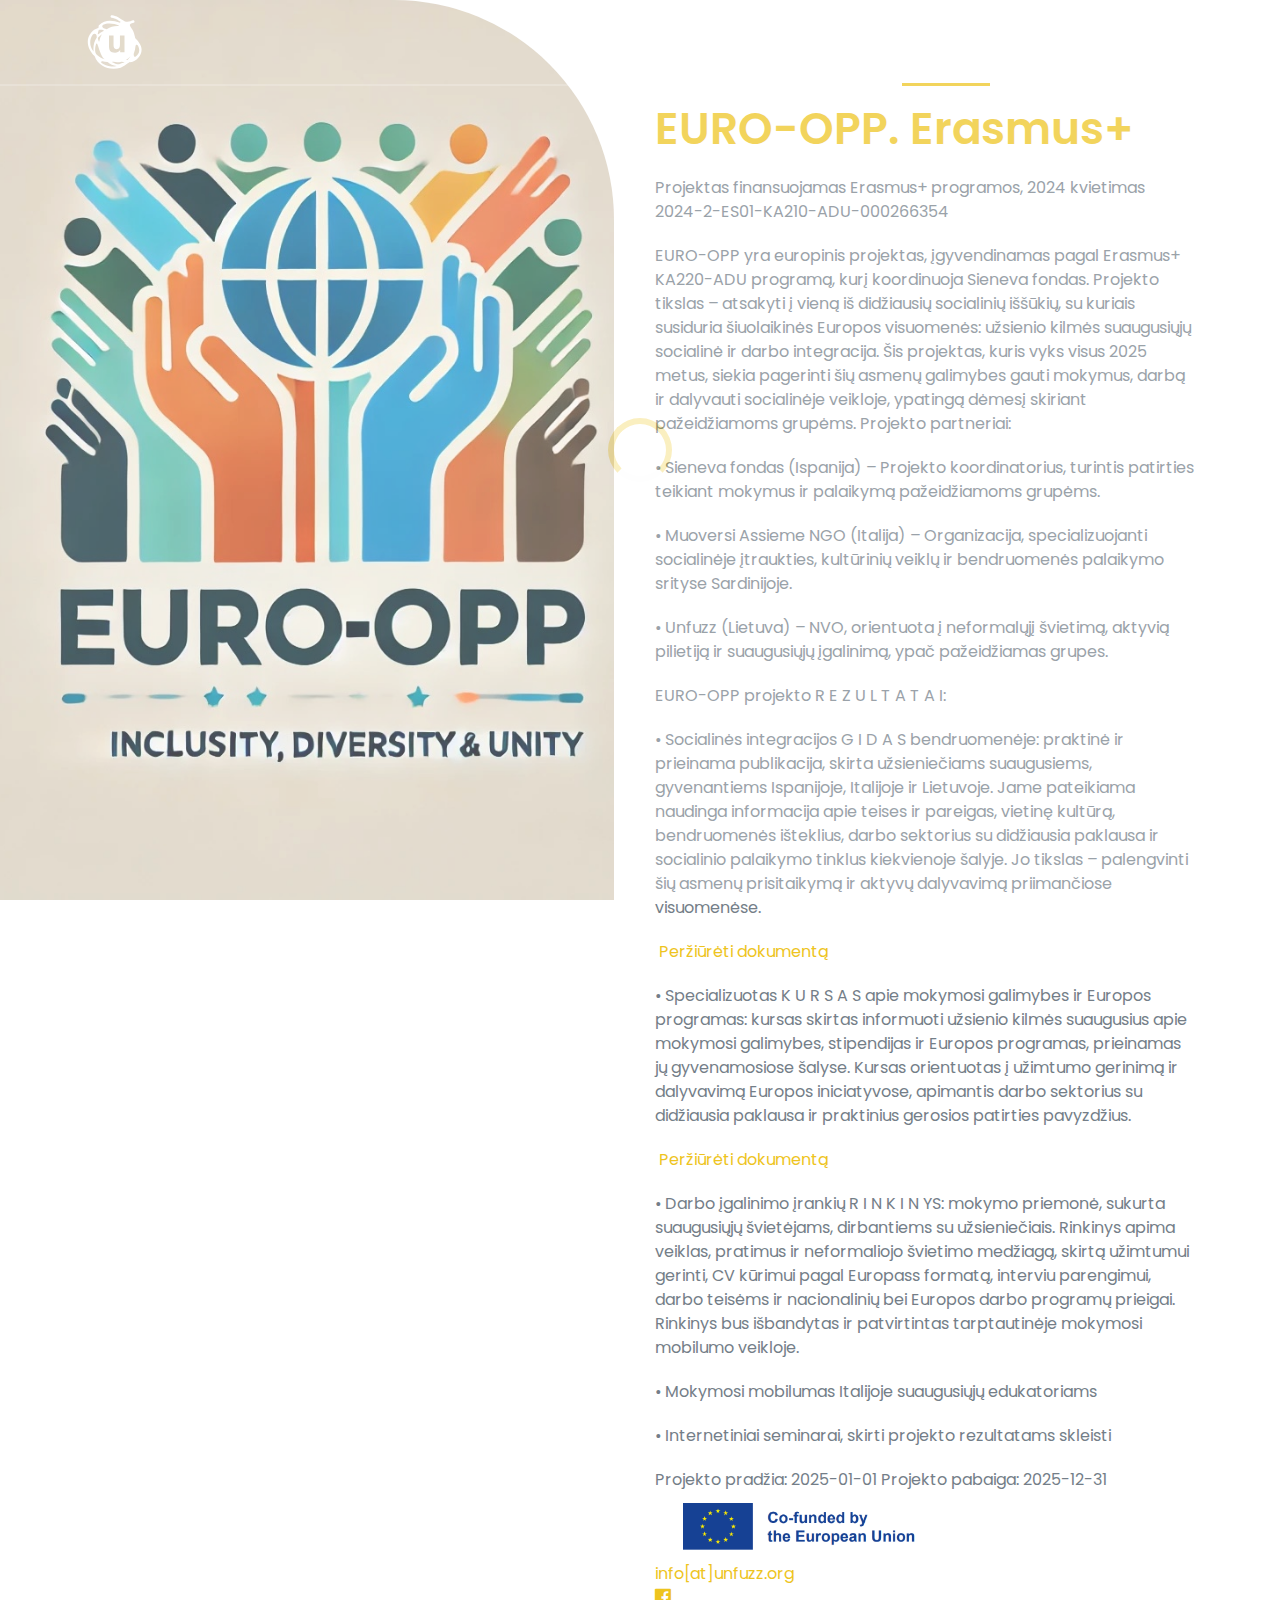
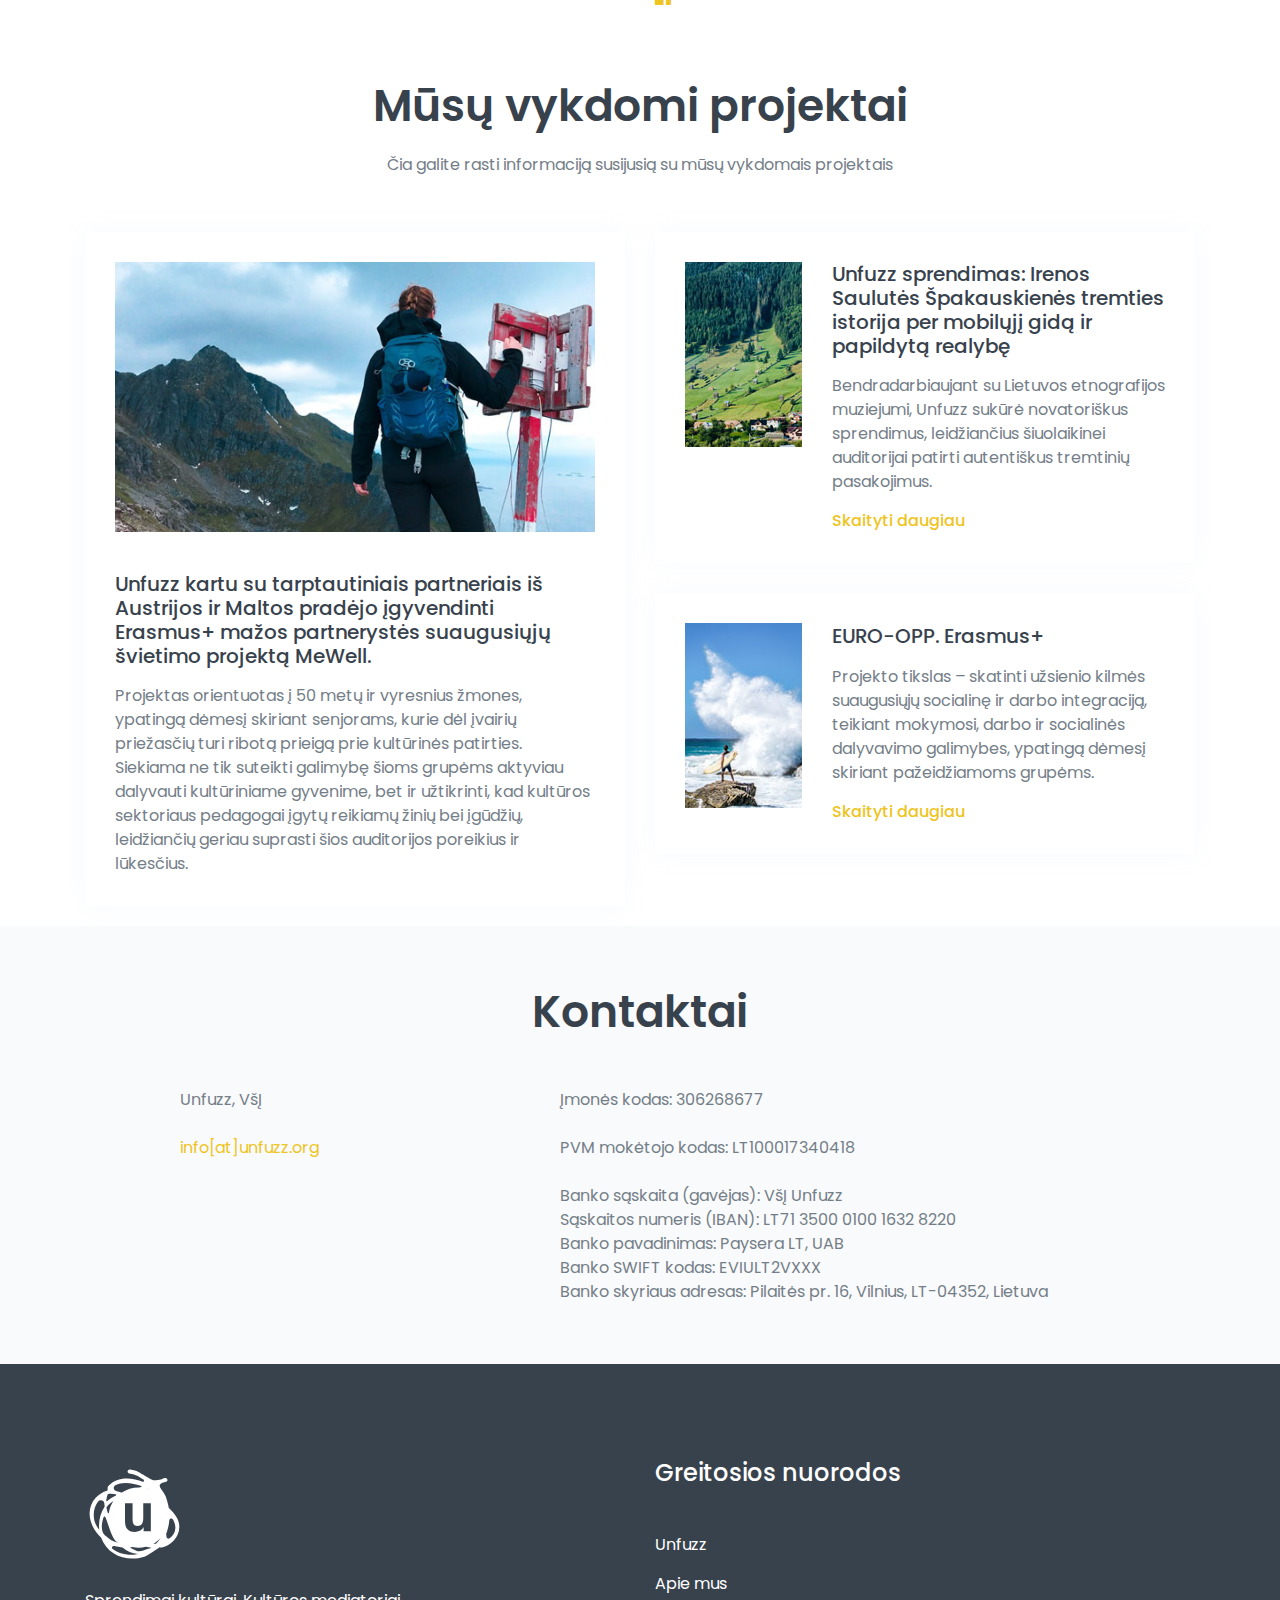
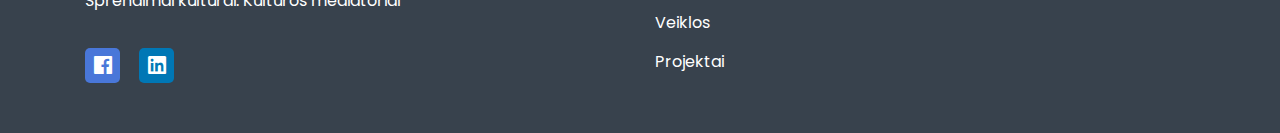
<file: lt_euro-opp.html>
<!doctype html>
<html class="no-js" lang="en">

<head>
    <meta charset="utf-8">

    <!--====== Title ======-->
    <title>unfuzz.org</title>

    <meta name="description" content="">
    <meta name="viewport" content="width=device-width, initial-scale=1">
    <meta name="robots" content="all">

    <!--====== Favicon Icon ======-->
    <link rel="shortcut icon" href="favicon.ico">
    <link rel="apple-touch-icon" href="apple-touch-icon.png">


    <!--====== Animate CSS ======-->
    <link rel="stylesheet" href="assets/css/animate.css">

    <!--====== Nice Select CSS ======-->
    <link rel="stylesheet" href="assets/css/nice-select.css">


    <!--====== Line Icons CSS ======-->
    <link rel="stylesheet" href="assets/css/LineIcons.2.0.css">

    <!--====== Bootstrap CSS ======-->
    <link rel="stylesheet" href="assets/css/bootstrap.4.5.2.min.css">

    <!--====== Default CSS ======-->
    <link rel="stylesheet" href="assets/css/default.css">

    <!--====== Style CSS ======-->
    <link rel="stylesheet" href="assets/css/style.css">


    <style>
        .popup {
            position: fixed;
            z-index: 1;
            left: 0;
            top: 0;
            width: 100%;
            height: 100%;
            overflow: auto;
            background-color: white;
            display: none;
        }
        .popup-content {
            background-color: rgba(238, 196, 30, 0.4);
            margin: 30% auto;
            padding: 20px;
            border: 1px solid #888888;
            width: 30%;
            font-weight: bolder;
        }
        .popup-content button {
            display: block;
            margin: 0 auto;
        }
        .show {
            display: block;
        }
        h1 {
            color: black;
        }
    </style>

</head>

<body>


    <!--====== PRELOADER PART START ======-->

    <div class="preloader">
        <div class="loader">
            <div class="ytp-spinner">
                <div class="ytp-spinner-container">
                    <div class="ytp-spinner-rotator">
                        <div class="ytp-spinner-left">
                            <div class="ytp-spinner-circle"></div>
                        </div>
                        <div class="ytp-spinner-right">
                            <div class="ytp-spinner-circle"></div>
                        </div>
                    </div>
                </div>
            </div>
        </div>
    </div>

    <!--====== PRELOADER PART ENDS ======-->

    <!--====== HEADER PART START ======-->

    <section class="header_area">
        <div class="header_navbar">
            <div class="container">
                <div class="row">
                    <div class="col-lg-12">
                        <nav class="navbar navbar-expand-lg">
                            <a class="navbar-brand" href="/"> <!-- puslapis -->
                                <img id="logo_img" src="assets/images/logo.svg" alt="Logo" width="60" height="60"> <!-- pakeisti logotipa -->
                            </a>
                            <button class="navbar-toggler" type="button" data-toggle="collapse" data-target="#navbarSupportedContent" aria-controls="navbarSupportedContent" aria-expanded="False" aria-label="Toggle navigation">
                                <span class="toggler-icon"></span>
                                <span class="toggler-icon"></span>
                                <span class="toggler-icon"></span>
                            </button>

                            <div class="collapse navbar-collapse sub-menu-bar" id="navbarSupportedContent">
                                <ul id="nav" class="navbar-nav ml-auto">
                                    <li class="nav-item active">
                                        <a class="page-scroll" href="#home">Pradžia</a>
                                    </li>
                                    <!--<li class="nav-item">
                                        <a class="page-scroll" href="#about">Apie mus</a>
                                    </li>-->
                                   <!-- <li class="nav-item">
                                        <a class="page-scroll" href="#news">Naujienos</a>
                                    </li> -->
                                    <!--<li class="nav-item">
                                        <a class="page-scroll" href="#services">Veiklos</a>
                                    </li>-->
                                    <li class="nav-item">
                                        <a class="page-scroll" href="#project">Projektai</a>
                                    </li>
                                    <li class="nav-item">
                                        <a class="page-scroll" href="#contact">Kontaktai</a>
                                    </li>
                                </ul>
                            </div> <!-- navbar collapse -->
                            <!--<div class="nav-item">
                                <a class="nav-link" href="en.html">
                                    <img src = "assets/images/gb.svg" height="15" class="pr-1" />
                                    English</a>
                            </div>-->
                        </nav> <!-- navbar -->
                    </div>
                </div> <!-- row -->
            </div> <!-- container -->
        </div> <!-- header navbar -->

        <!--<div id="home" class="header_slider">
            <div class="single_slider bg_cover d-flex align-items-center" style="background-image: url(assets/images/blog-1.jpg)">
                <div class="container">
                    <div class="row">
                        <div class="col-lg-6 col-md-8">
                            <div class="slider_content">
                                <h2 class="slider_title wow fadeInLefttBig" data-wow-duration="1.3s" data-wow-delay="0.2s">Unfuzz:   </span>Kultūra, Švietimas & Tyrimai<span></h2>
                                <p class="wow fadeInLeftBig" data-wow-duration="1.3s" data-wow-delay="0.5s">Kultūra trina ribas!</p>
                                <a href="#services" class="main-btn wow fadeInLeftBig" data-wow-duration="1.3s" data-wow-delay="0.8s">Veiklos</a>
                            </div>--> <!-- slider content -->
                        </div>
                    </div> <!-- row -->
                </div> <!-- container -->
            </div> <!-- single slider -->
        </div> <!-- header slider -->
    </section>

    <!--====== HEADER PART ENDS ======-->

    <!--====== ABOUT PART START ======-->

    <section id="about" class="about_area pt-50 pb-50">
            <div class="about_image bg_cover" style="background-image: url(assets/images/blog-3BIG.jpg)"></div> <!-- about image -->
            <div class="container">
                <div class="row justify-content-end">
                    <div class="col-lg-6">
                        <div class="about_content">
                            <div class="section_title">
                                <h3 class="title">  <br>      <span>EURO-OPP. Erasmus+</span></h3>
                                <p>Projektas finansuojamas Erasmus+ programos, 2024 kvietimas
2024-2-ES01-KA210-ADU-000266354
</span></h3>
                                <p>EURO-OPP yra europinis projektas, įgyvendinamas pagal Erasmus+ KA220-ADU programą, kurį koordinuoja Sieneva fondas. Projekto tikslas – atsakyti į vieną iš didžiausių socialinių iššūkių, su kuriais susiduria šiuolaikinės Europos visuomenės: užsienio kilmės suaugusiųjų socialinė ir darbo integracija. Šis projektas, kuris vyks visus 2025 metus, siekia pagerinti šių asmenų galimybes gauti mokymus, darbą ir dalyvauti socialinėje veikloje, ypatingą dėmesį skiriant pažeidžiamoms grupėms. Projekto partneriai:<p>
<p>•	Sieneva fondas (Ispanija) – Projekto koordinatorius, turintis patirties teikiant mokymus ir palaikymą pažeidžiamoms grupėms.<p>
<p>•	Muoversi Assieme NGO (Italija) – Organizacija, specializuojanti socialinėje įtraukties, kultūrinių veiklų ir bendruomenės palaikymo srityse Sardinijoje.<p>
<p>•	Unfuzz (Lietuva) – NVO, orientuota į neformalųjį švietimą, aktyvią pilietiją ir suaugusiųjų įgalinimą, ypač pažeidžiamas grupes.<p>
                            <p>EURO-OPP projekto R E Z U L T A T A I:<p>
                                <p>•	Socialinės integracijos G I D A S bendruomenėje: praktinė ir prieinama publikacija, skirta užsieniečiams suaugusiems, gyvenantiems Ispanijoje, Italijoje ir Lietuvoje. Jame pateikiama naudinga informacija apie teises ir pareigas, vietinę kultūrą, bendruomenės išteklius, darbo sektorius su didžiausia paklausa ir socialinio palaikymo tinklus kiekvienoje šalyje. Jo tikslas – palengvinti šių asmenų prisitaikymą ir aktyvų dalyvavimą priimančiose visuomenėse.<p>
                                <a href="https://drive.google.com/file/d/1DFpW99kZOaqomc7VNx0QCgT2O4RVtBjc/view?usp=sharing" target="_blank" title="Open Google Docs Document">
    							<i class="fas fa-file-alt" style="font-size: 24px; color: #4caf50;"></i> <!-- Font Awesome icon for document -->
   					 			<span>Peržiūrėti dokumentą</span></a>
                                <p>•	Specializuotas K U R S A S apie mokymosi galimybes ir Europos programas: kursas skirtas informuoti užsienio kilmės suaugusius apie mokymosi galimybes, stipendijas ir Europos programas, prieinamas jų gyvenamosiose šalyse. Kursas orientuotas į užimtumo gerinimą ir dalyvavimą Europos iniciatyvose, apimantis darbo sektorius su didžiausia paklausa ir praktinius gerosios patirties pavyzdžius.<p>
                                <a href="https://drive.google.com/file/d/1Zt3jsISd6iQ1tHJ0tGx9XoUTns7JJTwd/view?usp=drive_link" target="_blank" title="Open Google Docs Document">
    							<i class="fas fa-file-alt" style="font-size: 24px; color: #4caf50;"></i> <!-- Font Awesome icon for document -->
   					 			<span>Peržiūrėti dokumentą</span></a>
                                <p>•	Darbo įgalinimo įrankių R I N K I N YS: mokymo priemonė, sukurta suaugusiųjų švietėjams, dirbantiems su užsieniečiais. Rinkinys apima veiklas, pratimus ir neformaliojo švietimo medžiagą, skirtą užimtumui gerinti, CV kūrimui pagal Europass formatą, interviu parengimui, darbo teisėms ir nacionalinių bei Europos darbo programų prieigai. Rinkinys bus išbandytas ir patvirtintas tarptautinėje mokymosi mobilumo veikloje.<p>
                                <p>•	Mokymosi mobilumas Italijoje suaugusiųjų edukatoriams<p>
                                <p>•	Internetiniai seminarai, skirti projekto rezultatams skleisti<p>
                                <p>Projekto pradžia: 2025-01-01        Projekto pabaiga: 2025-12-31</span></h3>
                                <img src="assets/images/erasmus-logo.png" alt="Erasmus+ Logo" width="300" height="auto">
                                <i class="fas fa-envelope fa-3x mb-3 text-muted"></i>
                                <a target="_blank" class="d-block" href="mailto:mewell@unfuzz.org">info[at]unfuzz.org</a>
                                <ul class="social">
                                <a target="_blank" class="social_1" href="https://www.facebook.com/kulturosmediatoriai"><i class="lni lni-facebook-original"></i></a></li>
                            </div>
                </div> <!-- row -->
            </div> <!-- container -->
        </div> <!-- about wrapper -->
    </section>
    <!--====== ABOUT PART ENDS ======-->


    <!--====== BLOG PART START ======-->

    <section id="project" class="blog_area pt-20 pb-20">
        <div class="container">
            <div class="row justify-content-center">
                <div class="col-lg-6">
                    <div class="section_title text-center pb-25">
                        <h3 class="title">Mūsų vykdomi projektai</h3>
                        <p>Čia galite rasti informaciją susijusią su mūsų vykdomais projektais </p>
                    </div> <!-- section title -->
                </div>
            </div> <!-- row -->
            <div class="row">
                <div class="col-lg-6">
                    <div class="single_blog mt-30">
                        <div class="blog_image">
                            <img src="assets/images/blog-1.jpg" alt="blog">
                        </div>
                        <div class="blog_content">
                            <div class="blog_meta">
                                <ul>
                                </ul>
                            </div>
                            <h4 class="blog_title"><a href="https://www.unfuzz.org/lt_MeWell.html">Unfuzz kartu su tarptautiniais partneriais iš Austrijos ir Maltos pradėjo įgyvendinti Erasmus+ mažos partnerystės suaugusiųjų švietimo projektą MeWell.</a></h4>
                            <p>Projektas orientuotas į 50 metų ir vyresnius žmones, ypatingą dėmesį skiriant senjorams, kurie dėl įvairių priežasčių turi ribotą prieigą prie kultūrinės patirties. Siekiama ne tik suteikti galimybę šioms grupėms aktyviau dalyvauti kultūriniame gyvenime, bet ir užtikrinti, kad kultūros sektoriaus pedagogai įgytų reikiamų žinių bei įgūdžių, leidžiančių geriau suprasti šios auditorijos poreikius ir lūkesčius.</p>
                        </div>
                    </div>
                </div>
                <div class="col-lg-6">
                    <div class="single_blog d-sm-flex mt-30">
                        <div class="blog_image">
                            <img src="assets/images/blog-2.jpg" alt="blog">
                        </div>
                        <div class="blog_content blog_content_2 media-body">
                            <h4 class="blog_title"><a href="https://unfuzz.org/lt_saulute.html">Unfuzz sprendimas: Irenos Saulutės Špakauskienės tremties istorija per mobilųjį gidą ir papildytą realybę</a></h4>
                            <p>Bendradarbiaujant su Lietuvos etnografijos muziejumi, Unfuzz sukūrė novatoriškus sprendimus, leidžiančius šiuolaikinei auditorijai patirti autentiškus tremtinių pasakojimus.</p>
                            <a href="javascript:void(0)" class="more">Skaityti daugiau</a>
                        </div>
                    </div>

                    <div class="single_blog d-sm-flex mt-30">
                        <div class="blog_image">
                            <img src="assets/images/blog-3.jpg" alt="blog">
                        </div>
                        <div class="blog_content blog_content_2 media-body">
                            <h4 class="blog_title"><a href="https://unfuzz.org/lt_euro-opp.html">EURO-OPP. Erasmus+</a></h4>
                            <p>Projekto tikslas – skatinti užsienio kilmės suaugusiųjų socialinę ir darbo integraciją, teikiant mokymosi, darbo ir socialinės dalyvavimo galimybes, ypatingą dėmesį skiriant pažeidžiamoms grupėms.</p>
                            <a href="https://unfuzz.org/lt_euro-opp.html" class="more">Skaityti daugiau</a>
                        </div>
                    </div>
                </div>
            </div> <!-- row -->
        </div> <!-- container -->
    </section>

    <!--====== BLOG PART ENDS ======-->

    <!--====== CONTACT PART START ======-->

    <section id="contact" class="contact_area pt-60 pb-60">
        <div class="container">
            <div class="row justify-content-center">
                <div class="col-lg-6">
                    <div class="section_title text-center pb-25">
                        <h3 class="title">Kontaktai</h3>
                    </div> <!-- section title -->
                </div>
        	</div> <!-- row -->
            <div class="row">
                <div class="col-lg-4 ml-auto text-left mb-5 mb-lg-0">
                        <i class="contact-info-title text-left"></i>
                        <div>Unfuzz, VšĮ</div>
                        <i class="fas fa-envelope fa-3x mb-3 text-muted"></i>
                        <a class="d-block" href="mailto:info@unfuzz.org">info[at]unfuzz.org</a>
                    </div>

                    <div class="col-lg-6 mr-auto text-left mb-5 mb-lg-0">
                        <i class="contact-info-title text-left"></i>
                        <div>Įmonės kodas: 306268677</div>
                        <i class="contact-info-title text-left"></i>
                        <div>PVM mokėtojo kodas: LT100017340418</div>
                        <i class="contact-info-title text-left"></i>
                        <div>Banko sąskaita (gavėjas): VšĮ Unfuzz
                        <i class="contact-info-title text-left"></i>
                        <div>Sąskaitos numeris (IBAN): LT71 3500 0100 1632 8220</div>
                        <div>Banko pavadinimas: Paysera LT, UAB</div>
                        <div>Banko SWIFT kodas: EVIULT2VXXX</div>
                        <div>Banko skyriaus adresas: Pilaitės pr. 16, Vilnius, LT-04352, Lietuva</div>
                    </div>
			</div>
        </div>


            </div> <!-- row -->
        </div> <!-- container -->
    </section>

    <!--====== CONTACT PART ENDS ======-->

    <!--====== FOOTER PART START ======-->

   <section id="footer" class="footer_area">
        <div class="footer_widget pt-50 pb-50">
            <div class="container">
                <div class="row">
                    <div class="col-lg-6 col-md-6 order-md-3 order-lg-1">
                        <div class="footer_about mt-50">
                            <a href="./"><img src="assets/images/logo.svg" alt="logo" width="100" height="100"></a>
                            <p>Sprendimai kultūrai. Kultūros mediatoriai</p>
                            <ul class="social">
                                <li><a target="_blank" class="social_1" href="https://www.facebook.com/kulturosmediatoriai"><i class="lni lni-facebook-original"></i></a></li>
                                <!--<li><a class="social_2" href="javascript:void(0)"><i class="lni lni-twitter-original"></i></a></li>
                                <li><a class="social_3" href="javascript:void(0)"><i class="lni lni-instagram-original"></i></a></li> -->
                                <li><a target="_blank" class="social_4" href="https://lt.linkedin.com/company/unfuzz?trk=public_profile_experience-item_profile-section-card_subtitle-click"><i class="lni lni-linkedin-original"></i></a></li>
                            </ul>
                        </div> <!-- footer about -->
                    </div>
                    <div class="col-lg-6 col-md-6 order-md-3 order-lg-2">
                        <div class="footer_link_wrapper d-flex flex-wrap">
                            <div class="footer_link mt-45">
                                <h4 class="footer_title">Greitosios nuorodos</h4>
                                <ul class="link">
                                    <li><a href="#home">Unfuzz</a></li>
                                    <li><a href="#about">Apie mus</a></li>
                                    <!--<li><a href="#news">News</a></li>-->
                                    <li><a href="#services">Veiklos</a></li>
                                    <li><a href="#project">Projektai</a></li>
                                </ul>
                            </div> <!-- footer link -->
                           <!-- <div class="footer_link mt-45">
                                <h4 class="footer_title">Support</h4>
                                <ul class="link">
                                    <li><a href="javascript:void(0)">Customer Support</a></li>
                                    <li><a href="javascript:void(0)">Privacy & Policy</a></li>
                                    <li><a href="javascript:void(0)">Terms & Condition</a></li>
                                    <li><a href="javascript:void(0)">Forum</a></li>
                                    <li><a href="javascript:void(0)">Tour Guide</a></li>
                                </ul>
                            </div> <!-- footer link -->
                        </div> <!-- footer link wrapper -->
                    </div>
                    <!-- <div class="col-lg-4 col-md-6 order-md-2 order-lg-3">
                        <div class="footer_subscribe mt-45">
                            <h4 class="footer_title">Subscribe Newsletter</h4>
                            <p>Lorem ipsum dolor sit amet, consetetur sadip scing elitr, sed diam.</p>
                            <div class="subscribe_form">
                                <form action="#">
                                    <input type="text" placeholder="Enter email">
                                    <button><i class="lni lni-arrow-right"></i></button>
                                </form>
                            </div>
                        </div> <!-- footer subscribe -->
                    </div>
                </div> <!-- row -->
            </div> <!-- container -->

        </div> <!-- footer widget -->
    </section>

    <!--====== FOOTER PART ENDS ======-->

    <!--====== BACK TOP TOP PART START ======-->

    <a href="#" class="back-to-top"><i class="lni lni-chevron-up"></i></a>

    <!--====== BACK TOP TOP PART ENDS ======-->


<script>
        myButton.addEventListener("click", function () {
            myPopup.classList.add("show");
        });
        closePopup.addEventListener("click", function () {
            myPopup.classList.remove("show");
        });
        window.addEventListener("click", function (event) {
            if (event.target == myPopup) {
                myPopup.classList.remove("show");
            }
        });
    </script>


    <!--====== Jquery js ======-->
    <script src="assets/js/vendor/jquery-1.12.4.min.js"></script>
    <script src="assets/js/vendor/modernizr-3.7.1.min.js"></script>

    <!--====== Bootstrap js ======-->
    <script src="assets/js/popper.min.js"></script>
    <script src="assets/js/bootstrap.4.5.2.min.js"></script>


    <!--====== Scrolling Nav js ======-->
    <script src="assets/js/jquery.easing.min.js"></script>
    <script src="assets/js/scrolling-nav.js"></script>

    <!--====== Counter Up js ======-->
    <script src="assets/js/waypoints.min.js"></script>
    <script src="assets/js/jquery.counterup.min.js"></script>

    <!--====== Nice Select js ======-->
    <script src="assets/js/jquery.nice-select.min.js"></script>

    <!--====== WOW js ======-->
    <script src="assets/js/wow.min.js"></script>

    <!--====== Main js ======-->
    <script src="assets/js/main.js"></script>




</body>

</html>
</file>
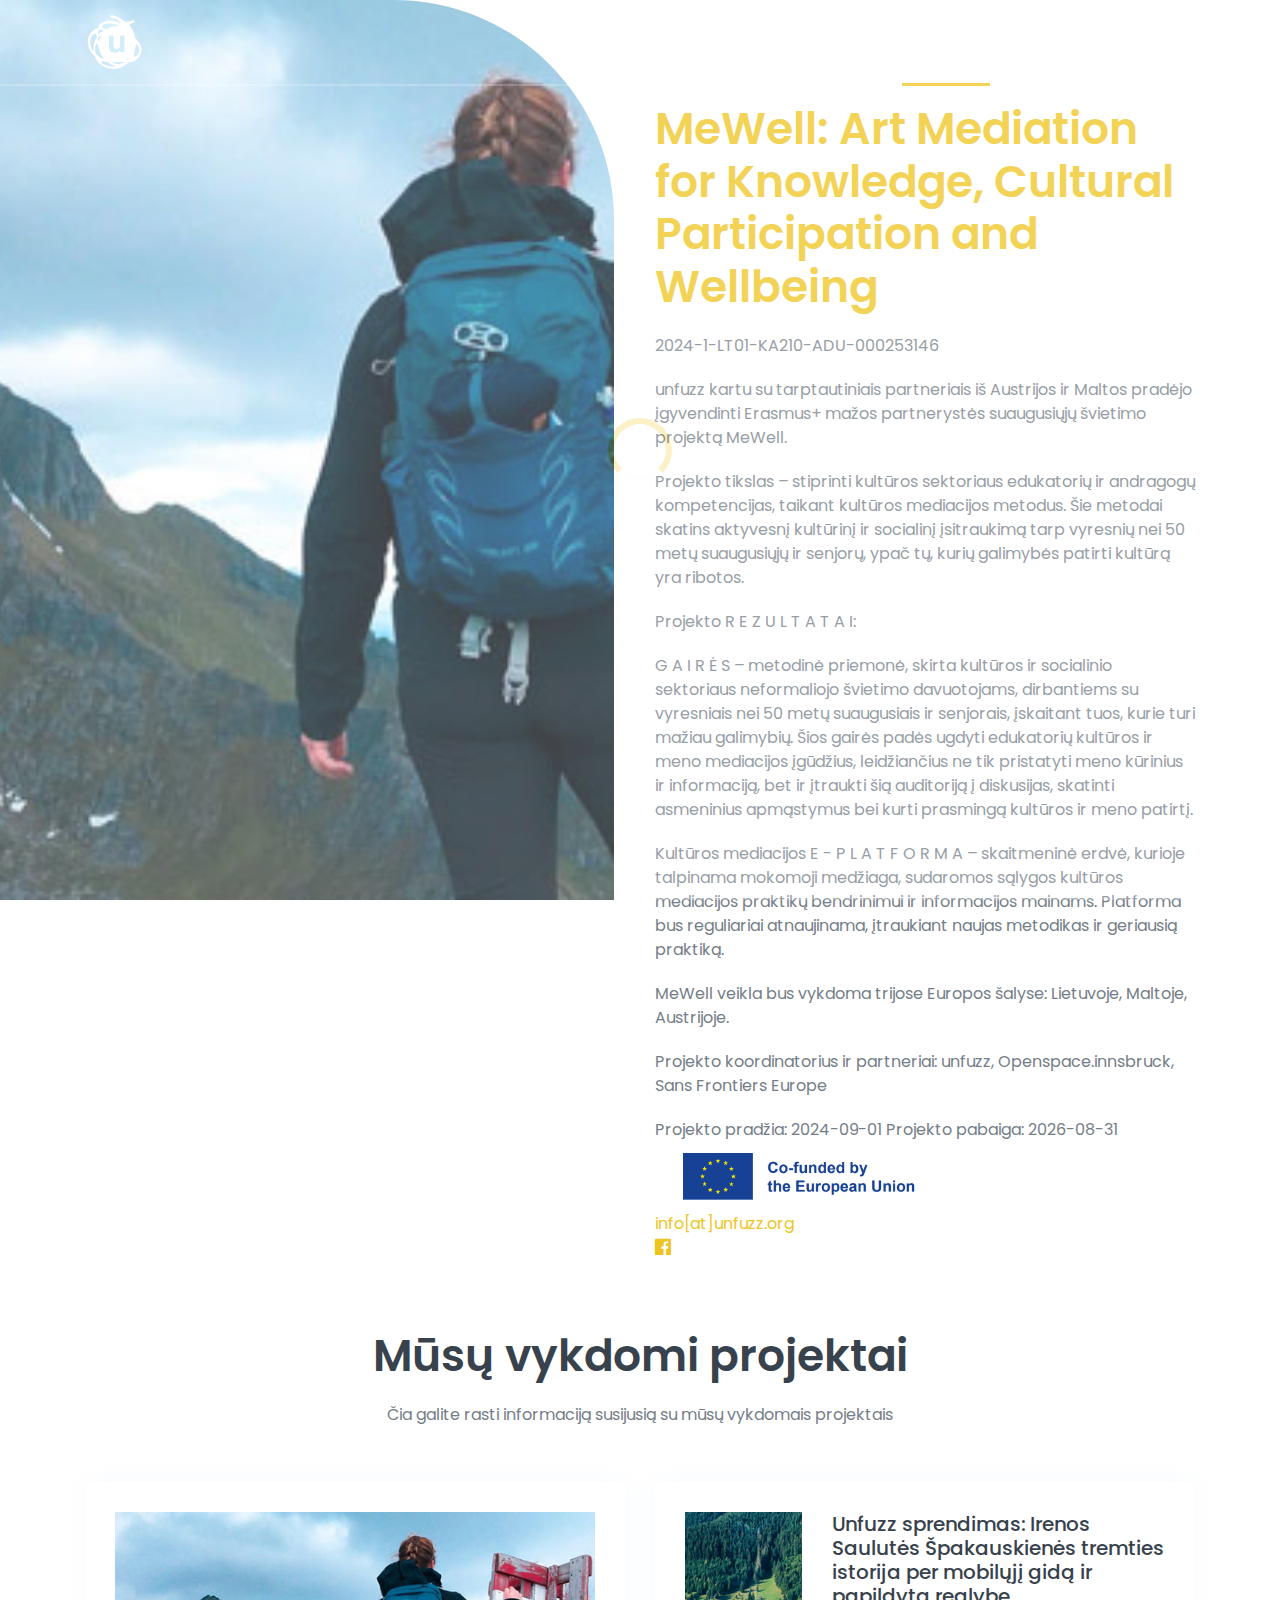
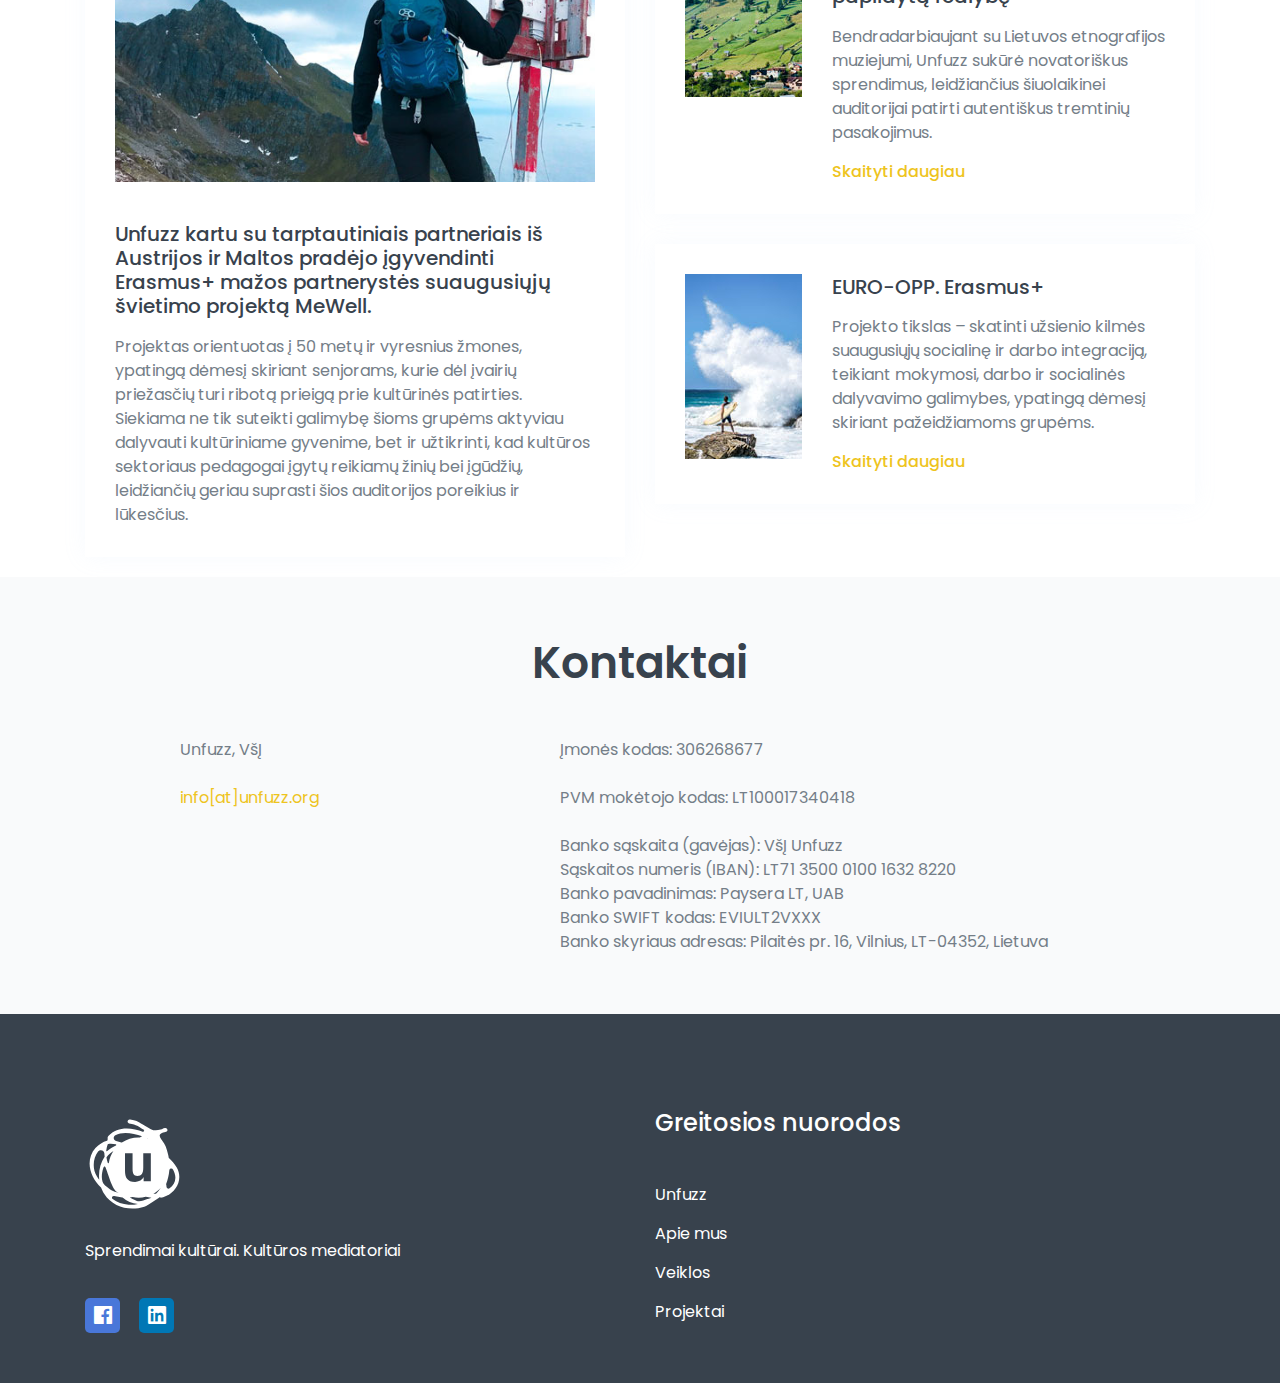
<file: lt_mewell.html>
<!doctype html>
<html class="no-js" lang="en">

<head>
    <meta charset="utf-8">

    <!--====== Title ======-->
    <title>unfuzz.org</title>

    <meta name="description" content="">
    <meta name="viewport" content="width=device-width, initial-scale=1">
    <meta name="robots" content="all">

    <!--====== Favicon Icon ======-->
    <link rel="shortcut icon" href="favicon.ico">
    <link rel="apple-touch-icon" href="apple-touch-icon.png">


    <!--====== Animate CSS ======-->
    <link rel="stylesheet" href="assets/css/animate.css">

    <!--====== Nice Select CSS ======-->
    <link rel="stylesheet" href="assets/css/nice-select.css">


    <!--====== Line Icons CSS ======-->
    <link rel="stylesheet" href="assets/css/LineIcons.2.0.css">

    <!--====== Bootstrap CSS ======-->
    <link rel="stylesheet" href="assets/css/bootstrap.4.5.2.min.css">

    <!--====== Default CSS ======-->
    <link rel="stylesheet" href="assets/css/default.css">

    <!--====== Style CSS ======-->
    <link rel="stylesheet" href="assets/css/style.css">


    <style>
        .popup {
            position: fixed;
            z-index: 1;
            left: 0;
            top: 0;
            width: 100%;
            height: 100%;
            overflow: auto;
            background-color: white;
            display: none;
        }
        .popup-content {
            background-color: rgba(238, 196, 30, 0.4);
            margin: 30% auto;
            padding: 20px;
            border: 1px solid #888888;
            width: 30%;
            font-weight: bolder;
        }
        .popup-content button {
            display: block;
            margin: 0 auto;
        }
        .show {
            display: block;
        }
        h1 {
            color: black;
        }
    </style>

</head>

<body>


    <!--====== PRELOADER PART START ======-->

    <div class="preloader">
        <div class="loader">
            <div class="ytp-spinner">
                <div class="ytp-spinner-container">
                    <div class="ytp-spinner-rotator">
                        <div class="ytp-spinner-left">
                            <div class="ytp-spinner-circle"></div>
                        </div>
                        <div class="ytp-spinner-right">
                            <div class="ytp-spinner-circle"></div>
                        </div>
                    </div>
                </div>
            </div>
        </div>
    </div>

    <!--====== PRELOADER PART ENDS ======-->

    <!--====== HEADER PART START ======-->

    <section class="header_area">
        <div class="header_navbar">
            <div class="container">
                <div class="row">
                    <div class="col-lg-12">
                        <nav class="navbar navbar-expand-lg">
                            <a class="navbar-brand" href="/"> <!-- puslapis -->
                                <img id="logo_img" src="assets/images/logo.svg" alt="Logo" width="60" height="60"> <!-- pakeisti logotipa -->
                            </a>
                            <button class="navbar-toggler" type="button" data-toggle="collapse" data-target="#navbarSupportedContent" aria-controls="navbarSupportedContent" aria-expanded="False" aria-label="Toggle navigation">
                                <span class="toggler-icon"></span>
                                <span class="toggler-icon"></span>
                                <span class="toggler-icon"></span>
                            </button>

                            <div class="collapse navbar-collapse sub-menu-bar" id="navbarSupportedContent">
                                <ul id="nav" class="navbar-nav ml-auto">
                                    <li class="nav-item active">
                                        <a class="page-scroll" href="#home">Pradžia</a>
                                    </li>
                                    <!--<li class="nav-item">
                                        <a class="page-scroll" href="#about">Apie mus</a>
                                    </li>-->
                                   <!-- <li class="nav-item">
                                        <a class="page-scroll" href="#news">Naujienos</a>
                                    </li> -->
                                    <!--<li class="nav-item">
                                        <a class="page-scroll" href="#services">Veiklos</a>
                                    </li>-->
                                    <li class="nav-item">
                                        <a class="page-scroll" href="#project">Projektai</a>
                                    </li>
                                    <li class="nav-item">
                                        <a class="page-scroll" href="#contact">Kontaktai</a>
                                    </li>
                                </ul>
                            </div> <!-- navbar collapse -->
                            <!--<div class="nav-item">
                                <a class="nav-link" href="en.html">
                                    <img src = "assets/images/gb.svg" height="15" class="pr-1" />
                                    English</a>
                            </div>-->
                        </nav> <!-- navbar -->
                    </div>
                </div> <!-- row -->
            </div> <!-- container -->
        </div> <!-- header navbar -->

        <!--<div id="home" class="header_slider">
            <div class="single_slider bg_cover d-flex align-items-center" style="background-image: url(assets/images/blog-1.jpg)">
                <div class="container">
                    <div class="row">
                        <div class="col-lg-6 col-md-8">
                            <div class="slider_content">
                                <h2 class="slider_title wow fadeInLefttBig" data-wow-duration="1.3s" data-wow-delay="0.2s">Unfuzz:   </span>Kultūra, Švietimas & Tyrimai<span></h2>
                                <p class="wow fadeInLeftBig" data-wow-duration="1.3s" data-wow-delay="0.5s">Kultūra trina ribas!</p>
                                <a href="#services" class="main-btn wow fadeInLeftBig" data-wow-duration="1.3s" data-wow-delay="0.8s">Veiklos</a>
                            </div>--> <!-- slider content -->
                        </div>
                    </div> <!-- row -->
                </div> <!-- container -->
            </div> <!-- single slider -->
        </div> <!-- header slider -->
    </section>

    <!--====== HEADER PART ENDS ======-->

    <!--====== ABOUT PART START ======-->

    <section id="about" class="about_area pt-50 pb-50">
            <div class="about_image bg_cover" style="background-image: url(assets/images/blog-1.jpg)"></div> <!-- about image -->
            <div class="container">
                <div class="row justify-content-end">
                    <div class="col-lg-6">
                        <div class="about_content">
                            <div class="section_title">
                                <h3 class="title">  <br>      <span>MeWell: Art Mediation for Knowledge, Cultural Participation and Wellbeing</span></h3>
                                <p>2024-1-LT01-KA210-ADU-000253146</span></h3>
                                <p>unfuzz kartu su tarptautiniais partneriais iš Austrijos ir Maltos pradėjo įgyvendinti Erasmus+ mažos partnerystės suaugusiųjų švietimo projektą MeWell.<p>
            					<p>Projekto tikslas – stiprinti kultūros sektoriaus edukatorių ir andragogų kompetencijas, taikant kultūros mediacijos metodus. Šie metodai skatins aktyvesnį kultūrinį ir socialinį įsitraukimą tarp vyresnių nei 50 metų suaugusiųjų ir senjorų, ypač tų, kurių galimybės patirti kultūrą yra ribotos.<p>
                                    <div></div>
                                <p>Projekto R E Z U L T A T A I:<p>
                                <p>G A I R Ė S – metodinė priemonė, skirta kultūros ir socialinio sektoriaus neformaliojo švietimo davuotojams, dirbantiems su vyresniais nei 50 metų suaugusiais ir senjorais, įskaitant tuos, kurie turi mažiau galimybių. Šios gairės padės ugdyti edukatorių kultūros ir meno mediacijos įgūdžius, leidžiančius ne tik pristatyti meno kūrinius ir informaciją, bet ir įtraukti šią auditoriją į diskusijas, skatinti asmeninius apmąstymus bei kurti prasmingą kultūros ir meno patirtį. <p>
                                <p>Kultūros mediacijos E - P L A T F O R M A – skaitmeninė erdvė, kurioje talpinama mokomoji medžiaga, sudaromos sąlygos kultūros mediacijos praktikų bendrinimui ir informacijos mainams. Platforma bus reguliariai atnaujinama, įtraukiant naujas metodikas ir geriausią praktiką.<p>
                                <p>MeWell veikla bus vykdoma trijose Europos šalyse: Lietuvoje, Maltoje, Austrijoje.<p>
                                <p>Projekto koordinatorius ir partneriai: unfuzz, Openspace.innsbruck, Sans Frontiers Europe<p>
                                <p>Projekto pradžia: 2024-09-01        Projekto pabaiga: 2026-08-31</span></h3>
                                <img src="assets/images/erasmus-logo.png" alt="Erasmus+ Logo" width="300" height="auto">
                                <i class="fas fa-envelope fa-3x mb-3 text-muted"></i>
                                <a target="_blank" class="d-block" href="mailto:info@unfuzz.org">info[at]unfuzz.org</a>
                                <ul class="social">
                                <a target="_blank" class="social_1" href="https://www.facebook.com/profile.php?id=61568610906377"><i class="lni lni-facebook-original"></i></a></li>
                            </div>
                </div> <!-- row -->
            </div> <!-- container -->
        </div> <!-- about wrapper -->
    </section>
    <!--====== ABOUT PART ENDS ======-->


    <!--====== BLOG PART START ======-->

    <section id="project" class="blog_area pt-20 pb-20">
        <div class="container">
            <div class="row justify-content-center">
                <div class="col-lg-6">
                    <div class="section_title text-center pb-25">
                        <h3 class="title">Mūsų vykdomi projektai</h3>
                        <p>Čia galite rasti informaciją susijusią su mūsų vykdomais projektais </p>
                    </div> <!-- section title -->
                </div>
            </div> <!-- row -->
            <div class="row">
                <div class="col-lg-6">
                    <div class="single_blog mt-30">
                        <div class="blog_image">
                            <img src="assets/images/blog-1.jpg" alt="blog">
                        </div>
                        <div class="blog_content">
                            <div class="blog_meta">
                                <ul>
                                </ul>
                            </div>
                            <h4 class="blog_title"><a href="https://www.unfuzz.org/lt_MeWell.html">Unfuzz kartu su tarptautiniais partneriais iš Austrijos ir Maltos pradėjo įgyvendinti Erasmus+ mažos partnerystės suaugusiųjų švietimo projektą MeWell.</a></h4>
                            <p>Projektas orientuotas į 50 metų ir vyresnius žmones, ypatingą dėmesį skiriant senjorams, kurie dėl įvairių priežasčių turi ribotą prieigą prie kultūrinės patirties. Siekiama ne tik suteikti galimybę šioms grupėms aktyviau dalyvauti kultūriniame gyvenime, bet ir užtikrinti, kad kultūros sektoriaus pedagogai įgytų reikiamų žinių bei įgūdžių, leidžiančių geriau suprasti šios auditorijos poreikius ir lūkesčius.</p>
                        </div>
                    </div>
                </div>
                <div class="col-lg-6">
                    <div class="single_blog d-sm-flex mt-30">
                        <div class="blog_image">
                            <img src="assets/images/blog-2.jpg" alt="blog">
                        </div>
                        <div class="blog_content blog_content_2 media-body">
                            <h4 class="blog_title"><a href="https://unfuzz.org/lt_saulute.html">Unfuzz sprendimas: Irenos Saulutės Špakauskienės tremties istorija per mobilųjį gidą ir papildytą realybę</a></h4>
                            <p>Bendradarbiaujant su Lietuvos etnografijos muziejumi, Unfuzz sukūrė novatoriškus sprendimus, leidžiančius šiuolaikinei auditorijai patirti autentiškus tremtinių pasakojimus.</p>
                            <a href="javascript:void(0)" class="more">Skaityti daugiau</a>
                        </div>
                    </div>

                    <div class="single_blog d-sm-flex mt-30">
                        <div class="blog_image">
                            <img src="assets/images/blog-3.jpg" alt="blog">
                        </div>
                        <div class="blog_content blog_content_2 media-body">
                            <h4 class="blog_title"><a href="https://unfuzz.org/lt_euro-opp.html">EURO-OPP. Erasmus+</a></h4>
                            <p>Projekto tikslas – skatinti užsienio kilmės suaugusiųjų socialinę ir darbo integraciją, teikiant mokymosi, darbo ir socialinės dalyvavimo galimybes, ypatingą dėmesį skiriant pažeidžiamoms grupėms.</p>
                            <a href="https://unfuzz.org/lt_euro-opp.html" class="more">Skaityti daugiau</a>
                        </div>
                    </div>
                </div>
            </div> <!-- row -->
        </div> <!-- container -->
    </section>

    <!--====== BLOG PART ENDS ======-->

    <!--====== CONTACT PART START ======-->

    <section id="contact" class="contact_area pt-60 pb-60">
        <div class="container">
            <div class="row justify-content-center">
                <div class="col-lg-6">
                    <div class="section_title text-center pb-25">
                        <h3 class="title">Kontaktai</h3>
                    </div> <!-- section title -->
                </div>
        	</div> <!-- row -->
            <div class="row">
                <div class="col-lg-4 ml-auto text-left mb-5 mb-lg-0">
                        <i class="contact-info-title text-left"></i>
                        <div>Unfuzz, VšĮ</div>
                        <i class="fas fa-envelope fa-3x mb-3 text-muted"></i>
                        <a class="d-block" href="mailto:info@unfuzz.org">info[at]unfuzz.org</a>
                    </div>

                    <div class="col-lg-6 mr-auto text-left mb-5 mb-lg-0">
                        <i class="contact-info-title text-left"></i>
                        <div>Įmonės kodas: 306268677</div>
                        <i class="contact-info-title text-left"></i>
                        <div>PVM mokėtojo kodas: LT100017340418</div>
                        <i class="contact-info-title text-left"></i>
                        <div>Banko sąskaita (gavėjas): VšĮ Unfuzz
                        <i class="contact-info-title text-left"></i>
                        <div>Sąskaitos numeris (IBAN): LT71 3500 0100 1632 8220</div>
                        <div>Banko pavadinimas: Paysera LT, UAB</div>
                        <div>Banko SWIFT kodas: EVIULT2VXXX</div>
                        <div>Banko skyriaus adresas: Pilaitės pr. 16, Vilnius, LT-04352, Lietuva</div>
                    </div>
			</div>
        </div>


            </div> <!-- row -->
        </div> <!-- container -->
    </section>

    <!--====== CONTACT PART ENDS ======-->

    <!--====== FOOTER PART START ======-->

   <section id="footer" class="footer_area">
        <div class="footer_widget pt-50 pb-50">
            <div class="container">
                <div class="row">
                    <div class="col-lg-6 col-md-6 order-md-3 order-lg-1">
                        <div class="footer_about mt-50">
                            <a href="./"><img src="assets/images/logo.svg" alt="logo" width="100" height="100"></a>
                            <p>Sprendimai kultūrai. Kultūros mediatoriai</p>
                            <ul class="social">
                                <li><a target="_blank" class="social_1" href="https://www.facebook.com/kulturosmediatoriai"><i class="lni lni-facebook-original"></i></a></li>
                                <!--<li><a class="social_2" href="javascript:void(0)"><i class="lni lni-twitter-original"></i></a></li>
                                <li><a class="social_3" href="javascript:void(0)"><i class="lni lni-instagram-original"></i></a></li> -->
                                <li><a target="_blank" class="social_4" href="https://lt.linkedin.com/company/unfuzz?trk=public_profile_experience-item_profile-section-card_subtitle-click"><i class="lni lni-linkedin-original"></i></a></li>
                            </ul>
                        </div> <!-- footer about -->
                    </div>
                    <div class="col-lg-6 col-md-6 order-md-3 order-lg-2">
                        <div class="footer_link_wrapper d-flex flex-wrap">
                            <div class="footer_link mt-45">
                                <h4 class="footer_title">Greitosios nuorodos</h4>
                                <ul class="link">
                                    <li><a href="#home">Unfuzz</a></li>
                                    <li><a href="#about">Apie mus</a></li>
                                    <!--<li><a href="#news">News</a></li>-->
                                    <li><a href="#services">Veiklos</a></li>
                                    <li><a href="#project">Projektai</a></li>
                                </ul>
                            </div> <!-- footer link -->
                           <!-- <div class="footer_link mt-45">
                                <h4 class="footer_title">Support</h4>
                                <ul class="link">
                                    <li><a href="javascript:void(0)">Customer Support</a></li>
                                    <li><a href="javascript:void(0)">Privacy & Policy</a></li>
                                    <li><a href="javascript:void(0)">Terms & Condition</a></li>
                                    <li><a href="javascript:void(0)">Forum</a></li>
                                    <li><a href="javascript:void(0)">Tour Guide</a></li>
                                </ul>
                            </div> <!-- footer link -->
                        </div> <!-- footer link wrapper -->
                    </div>
                    <!-- <div class="col-lg-4 col-md-6 order-md-2 order-lg-3">
                        <div class="footer_subscribe mt-45">
                            <h4 class="footer_title">Subscribe Newsletter</h4>
                            <p>Lorem ipsum dolor sit amet, consetetur sadip scing elitr, sed diam.</p>
                            <div class="subscribe_form">
                                <form action="#">
                                    <input type="text" placeholder="Enter email">
                                    <button><i class="lni lni-arrow-right"></i></button>
                                </form>
                            </div>
                        </div> <!-- footer subscribe -->
                    </div>
                </div> <!-- row -->
            </div> <!-- container -->

        </div> <!-- footer widget -->
    </section>

    <!--====== FOOTER PART ENDS ======-->

    <!--====== BACK TOP TOP PART START ======-->

    <a href="#" class="back-to-top"><i class="lni lni-chevron-up"></i></a>

    <!--====== BACK TOP TOP PART ENDS ======-->


<script>
        myButton.addEventListener("click", function () {
            myPopup.classList.add("show");
        });
        closePopup.addEventListener("click", function () {
            myPopup.classList.remove("show");
        });
        window.addEventListener("click", function (event) {
            if (event.target == myPopup) {
                myPopup.classList.remove("show");
            }
        });
    </script>


    <!--====== Jquery js ======-->
    <script src="assets/js/vendor/jquery-1.12.4.min.js"></script>
    <script src="assets/js/vendor/modernizr-3.7.1.min.js"></script>

    <!--====== Bootstrap js ======-->
    <script src="assets/js/popper.min.js"></script>
    <script src="assets/js/bootstrap.4.5.2.min.js"></script>


    <!--====== Scrolling Nav js ======-->
    <script src="assets/js/jquery.easing.min.js"></script>
    <script src="assets/js/scrolling-nav.js"></script>

    <!--====== Counter Up js ======-->
    <script src="assets/js/waypoints.min.js"></script>
    <script src="assets/js/jquery.counterup.min.js"></script>

    <!--====== Nice Select js ======-->
    <script src="assets/js/jquery.nice-select.min.js"></script>

    <!--====== WOW js ======-->
    <script src="assets/js/wow.min.js"></script>

    <!--====== Main js ======-->
    <script src="assets/js/main.js"></script>




</body>

</html>
</file>
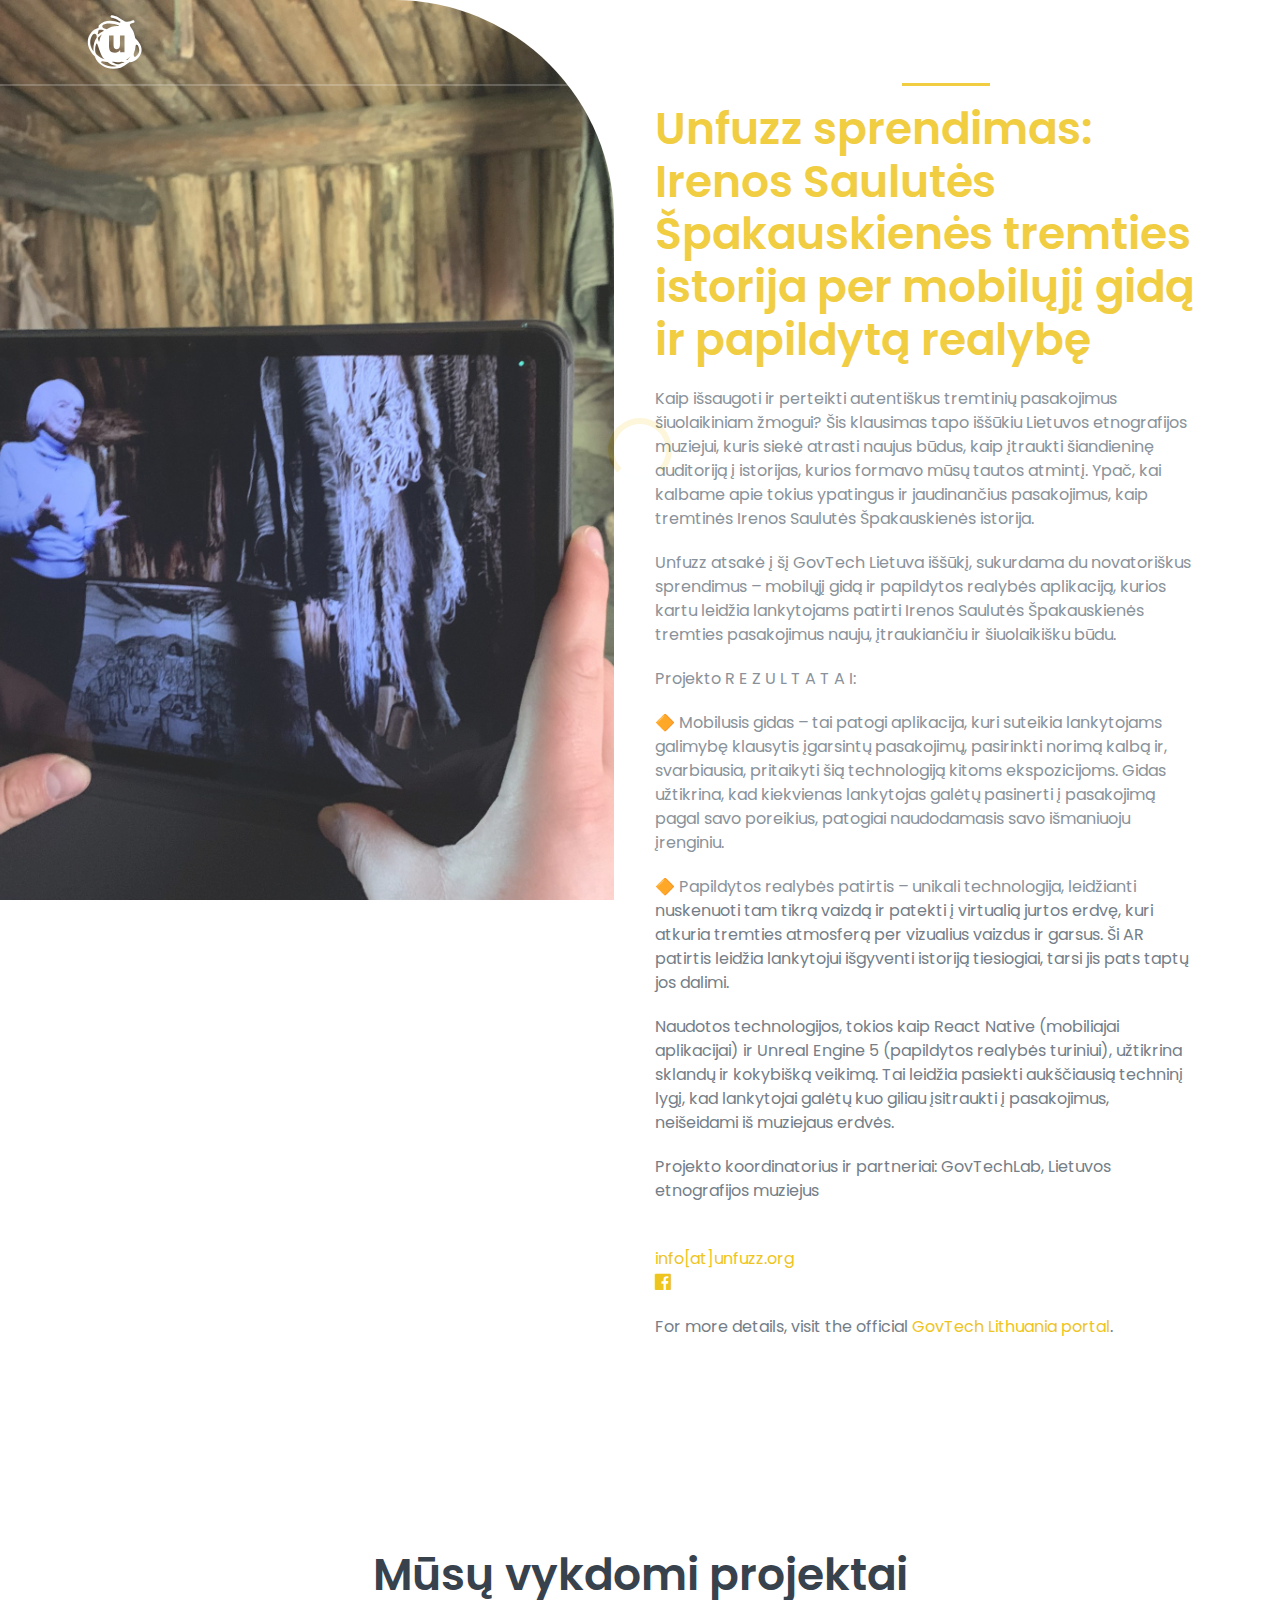
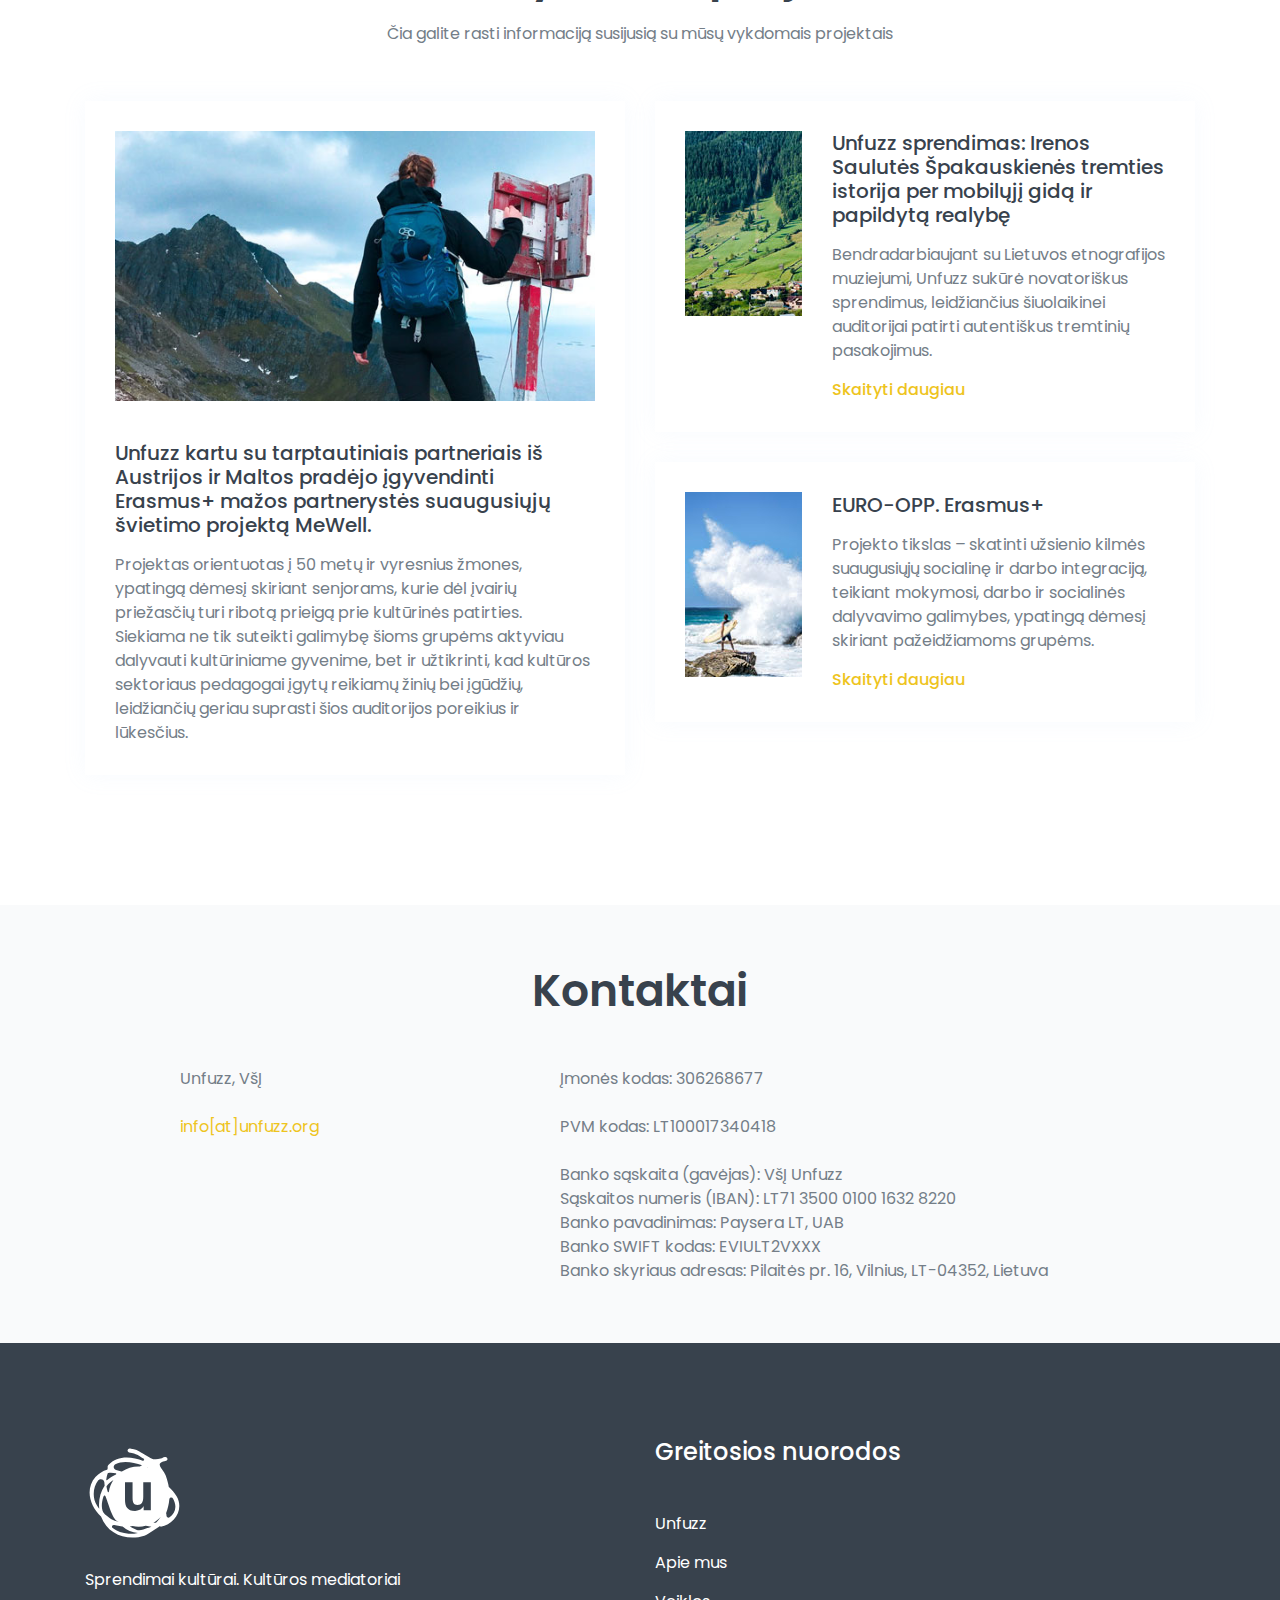
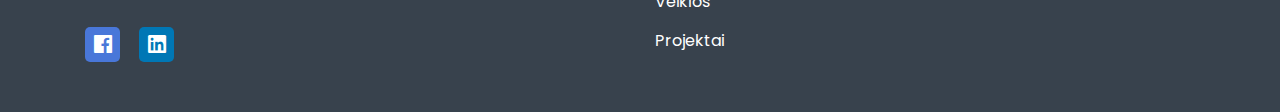
<file: lt_saulute.html>
<!doctype html>
<html class="no-js" lang="en">

<head>
    <meta charset="utf-8">

    <!--====== Title ======-->
    <title>unfuzz.org</title>

    <meta name="description" content="">
    <meta name="viewport" content="width=device-width, initial-scale=1">
    <meta name="robots" content="all">

    <!--====== Favicon Icon ======-->
    <link rel="shortcut icon" href="favicon.ico">
    <link rel="apple-touch-icon" href="apple-touch-icon.png">


    <!--====== Animate CSS ======-->
    <link rel="stylesheet" href="assets/css/animate.css">

    <!--====== Nice Select CSS ======-->
    <link rel="stylesheet" href="assets/css/nice-select.css">


    <!--====== Line Icons CSS ======-->
    <link rel="stylesheet" href="assets/css/LineIcons.2.0.css">

    <!--====== Bootstrap CSS ======-->
    <link rel="stylesheet" href="assets/css/bootstrap.4.5.2.min.css">

    <!--====== Default CSS ======-->
    <link rel="stylesheet" href="assets/css/default.css">

    <!--====== Style CSS ======-->
    <link rel="stylesheet" href="assets/css/style.css">


    <style>
        .popup {
            position: fixed;
            z-index: 1;
            left: 0;
            top: 0;
            width: 100%;
            height: 100%;
            overflow: auto;
            background-color: white;
            display: none;
        }
        .popup-content {
            background-color: rgba(238, 196, 30, 0.4);
            margin: 30% auto;
            padding: 20px;
            border: 1px solid #888888;
            width: 30%;
            font-weight: bolder;
        }
        .popup-content button {
            display: block;
            margin: 0 auto;
        }
        .show {
            display: block;
        }
        h1 {
            color: black;
        }
    </style>

</head>

<body>


    <!--====== PRELOADER PART START ======-->

    <div class="preloader">
        <div class="loader">
            <div class="ytp-spinner">
                <div class="ytp-spinner-container">
                    <div class="ytp-spinner-rotator">
                        <div class="ytp-spinner-left">
                            <div class="ytp-spinner-circle"></div>
                        </div>
                        <div class="ytp-spinner-right">
                            <div class="ytp-spinner-circle"></div>
                        </div>
                    </div>
                </div>
            </div>
        </div>
    </div>

    <!--====== PRELOADER PART ENDS ======-->

    <!--====== HEADER PART START ======-->

    <section class="header_area">
        <div class="header_navbar">
            <div class="container">
                <div class="row">
                    <div class="col-lg-12">
                        <nav class="navbar navbar-expand-lg">
                            <a class="navbar-brand" href="/"> <!-- puslapis -->
                                <img id="logo_img" src="assets/images/logo.svg" alt="Logo" width="60" height="60"> <!-- pakeisti logotipa -->
                            </a>
                            <button class="navbar-toggler" type="button" data-toggle="collapse" data-target="#navbarSupportedContent" aria-controls="navbarSupportedContent" aria-expanded="False" aria-label="Toggle navigation">
                                <span class="toggler-icon"></span>
                                <span class="toggler-icon"></span>
                                <span class="toggler-icon"></span>
                            </button>

                            <div class="collapse navbar-collapse sub-menu-bar" id="navbarSupportedContent">
                                <ul id="nav" class="navbar-nav ml-auto">
                                    <li class="nav-item active">
                                        <a class="page-scroll" href="#home">Pradžia</a>
                                    </li>
                                    <!--<li class="nav-item">
                                        <a class="page-scroll" href="#about">Apie mus</a>
                                    </li>-->
                                   <!-- <li class="nav-item">
                                        <a class="page-scroll" href="#news">Naujienos</a>
                                    </li> -->
                                    <!--<li class="nav-item">
                                        <a class="page-scroll" href="#services">Veiklos</a>
                                    </li>-->
                                    <li class="nav-item">
                                        <a class="page-scroll" href="#project">Projektai</a>
                                    </li>
                                    <li class="nav-item">
                                        <a class="page-scroll" href="#contact">Kontaktai</a>
                                    </li>
                                </ul>
                            </div> <!-- navbar collapse -->
                            <!--<div class="nav-item">
                                <a class="nav-link" href="en.html">
                                    <img src = "assets/images/gb.svg" height="15" class="pr-1" />
                                    English</a>
                            </div>-->
                        </nav> <!-- navbar -->
                    </div>
                </div> <!-- row -->
            </div> <!-- container -->
        </div> <!-- header navbar -->

        <!--<div id="home" class="header_slider">
            <div class="single_slider bg_cover d-flex align-items-center" style="background-image: url(assets/images/blog-1.jpg)">
                <div class="container">
                    <div class="row">
                        <div class="col-lg-6 col-md-8">
                            <div class="slider_content">
                                <h2 class="slider_title wow fadeInLefttBig" data-wow-duration="1.3s" data-wow-delay="0.2s">Unfuzz:   </span>Kultūra, Švietimas & Tyrimai<span></h2>
                                <p class="wow fadeInLeftBig" data-wow-duration="1.3s" data-wow-delay="0.5s">Kultūra trina ribas!</p>
                                <a href="#services" class="main-btn wow fadeInLeftBig" data-wow-duration="1.3s" data-wow-delay="0.8s">Veiklos</a>
                            </div>--> <!-- slider content -->
                        </div>
                    </div> <!-- row -->
                </div> <!-- container -->
            </div> <!-- single slider -->
        </div> <!-- header slider -->
    </section>

    <!--====== HEADER PART ENDS ======-->

    <!--====== ABOUT PART START ======-->

    <section id="about" class="about_area pt-50 pb-50">
            <div class="about_image bg_cover" style="background-image: url(assets/images/blog-2BIG.jpg)"></div> <!-- about image -->
            <div class="container">
                <div class="row justify-content-end">
                    <div class="col-lg-6">
                        <div class="about_content">
                            <div class="section_title">
                                <h3 class="title">  <br>      <span>Unfuzz sprendimas: Irenos Saulutės Špakauskienės tremties istorija per mobilųjį gidą ir papildytą realybę</span></h3>
                                <p>Kaip išsaugoti ir perteikti autentiškus tremtinių pasakojimus šiuolaikiniam žmogui? Šis klausimas tapo iššūkiu Lietuvos etnografijos muziejui, kuris siekė atrasti naujus būdus, kaip įtraukti šiandieninę auditoriją į istorijas, kurios formavo mūsų tautos atmintį. Ypač, kai kalbame apie tokius ypatingus ir jaudinančius pasakojimus, kaip tremtinės Irenos Saulutės Špakauskienės istorija.<p>
            					<p>Unfuzz atsakė į šį GovTech Lietuva iššūkį, sukurdama du novatoriškus sprendimus – mobilųjį gidą ir papildytos realybės aplikaciją, kurios kartu leidžia lankytojams patirti Irenos Saulutės Špakauskienės tremties pasakojimus nauju, įtraukiančiu ir šiuolaikišku būdu.<p>
                                    <div></div>
                                <p>Projekto R E Z U L T A T A I:<p>
                                <p>🔶 Mobilusis gidas – tai patogi aplikacija, kuri suteikia lankytojams galimybę klausytis įgarsintų pasakojimų, pasirinkti norimą kalbą ir, svarbiausia, pritaikyti šią technologiją kitoms ekspozicijoms. Gidas užtikrina, kad kiekvienas lankytojas galėtų pasinerti į pasakojimą pagal savo poreikius, patogiai naudodamasis savo išmaniuoju įrenginiu.<p>
                                <p>🔶 Papildytos realybės patirtis – unikali technologija, leidžianti nuskenuoti tam tikrą vaizdą ir patekti į virtualią jurtos erdvę, kuri atkuria tremties atmosferą per vizualius vaizdus ir garsus. Ši AR patirtis leidžia lankytojui išgyventi istoriją tiesiogiai, tarsi jis pats taptų jos dalimi.<p>
                                <p>Naudotos technologijos, tokios kaip React Native (mobiliajai aplikacijai) ir Unreal Engine 5 (papildytos realybės turiniui), užtikrina sklandų ir kokybišką veikimą. Tai leidžia pasiekti aukščiausią techninį lygį, kad lankytojai galėtų kuo giliau įsitraukti į pasakojimus, neišeidami iš muziejaus erdvės.<p>
                                <p>Projekto koordinatorius ir partneriai: GovTechLab, Lietuvos etnografijos muziejus<p>
                                <i class="fas fa-envelope fa-3x mb-3 text-muted"></i>
                                <a target="_blank" class="d-block" href="mailto:infol@unfuzz.org">info[at]unfuzz.org</a>
                                <ul class="social">
                                <a target="_blank" class="social_1" href="https://www.facebook.com/kulturosmediatoriai"><i class="lni lni-facebook-original"></i></a></li>
                                </ul>
                                <p>For more details, visit the official <a target="_blank" href="https://govtechlab.lt/lt/winner/unfuzz-sprendimas-iamzinti-ir-perteikti-autentiskus-pasakojimus/">GovTech Lithuania portal</a>.</p>
                           <!-- </div>
                           <a href="javascript:void(0)" class="main-btn">Daugiau</a>
                            </div> -->
                            </div>

   							<!--<button id="myButton" class="main-btn wow fadeInLeftBig" data-wow-duration="1.3s" data-wow-delay="0.8s">
          						Daugiau
      						</button>
    						<div id="myPopup" class="popup">
        						<div class="popup-content">
            						<h3 class="title">Unfuzz</h3>
            						<p>2023 metais bendraminčių įkurta nevyriausybinė organizacija veikianti kultūros edukacijų ir socialinės įtraukties srityje. Kalbame apie kultūros kaip mediatoriaus rolę visuomenės gyvenime.  Stebime pasaulio kultūros ir mokslo lauką, bei siekiame išlikti jautrūs vietos poreikiams, būti atviri naujovėms ir tarptautinėms tendencijoms.<p>
            						<p>Rūpinamės kultūros mediacijos edukacija ir gilesniu kultūros pažinimu, organizuojame edukacijas verslui bei kultūros sektoriaus darbuotojams, kviečiame diskusijoms ir neformaliems pokalbiams, kultūros sektoriui padedame vystyti įtraukaus meno pristatymo formas, padėti lankytojui tapti dalyviu. Manome, kad kultūra įgalina kalbėti apie socialinius, politinius ar ekonominius iššūkius, sudaro sąlygas veiksmui ir atviram dialogui. Dalinamės tai, kuo patys tikime.<p>
									<p>●	Mes kuriame sąlygas aktyviai dalyvauti savo bendruomenės gyvenime, o kultūra įgalina surasti sprendimus ir formas!<p>
									<p>#pilietiškumas #suprantuprocesus #aktyvuskultūroje<p>
									<p>●	Savo veiklomis skatiname bendravimą tarp kartų ir padedame stiprinti pagyvenusių žmonių kultūrinę įtrauktį<p>
									<p>#gerbiupatirtį #aktyvuskultūroje #kultūrosmediacija<p>
									<p>●	Pasitelkiant kokybinius tyrimo metodus, padedame suprasti kontekstus ir socialinius iššūkius<p>
									<p>#kokybiniaityrimai #kontekstas #suvokimas #aiškumas
									</p>
            						<button id="closePopup" class="main-btn wow">
                  						Uždaryti
              						</button>
        						</div>
    						</div>-->


                        <!-- <div class="about_counter d-flex flex-wrap">
                            <div class="single_counter counter_1 d-flex justify-content-center align-items-center wow fadeInUpBig" data-wow-duration="1.3s" data-wow-delay="0.2s">
                                <div class="counter_wrapper">
                                    <span class="counter">0</span>
                                    <p>Įgyvendintų projektų skaičius</p>
                                </div> 
                            </div>  
                            
                            <div class="single_counter counter_2 d-flex justify-content-center align-items-center wow fadeInUpBig" data-wow-duration="1.3s" data-wow-delay="0.5s">
                                <div class="counter_wrapper">
                                    <span class="counter">1</span>
                                    <p>Pateiktų projektų skaičius</p>
                                </div> 
                           </div> 
                            
                           <div class="single_counter counter_2 d-flex justify-content-center align-items-center wow fadeInUpBig" data-wow-duration="1.3s" data-wow-delay="0.8s">
                                <div class="counter_wrapper">
                                    <span class="counter">0</span>
                                    <p>Klientų skaičius :)</p>
                                </div> 
                          </div> 
                            
                         <div class="single_counter counter_1 d-flex justify-content-center align-items-center wow fadeInUpBig" data-wow-duration="1.3s" data-wow-delay="1.1s">
                                <div class="counter_wrapper">
                                    <span class="counter">2</span>
                                    <p>Komandos narių</p>
                                </div> 
                       </div> 
                     </div> 
                    </div> -->
                </div> <!-- row -->
            </div> <!-- container -->
        </div> <!-- about wrapper -->
    </section>
    <!--====== ABOUT PART ENDS ======-->


    <!--====== BLOG PART START ======-->

    <section id="project" class="blog_area pt-160 pb-130">
        <div class="container">
            <div class="row justify-content-center">
                <div class="col-lg-6">
                    <div class="section_title text-center pb-25">
                        <h3 class="title">Mūsų vykdomi projektai</h3>
                        <p>Čia galite rasti informaciją susijusią su mūsų vykdomais projektais </p>
                    </div> <!-- section title -->
                </div>
            </div> <!-- row -->
            <div class="row">
                <div class="col-lg-6">
                    <div class="single_blog mt-30">
                        <div class="blog_image">
                            <img src="assets/images/blog-1.jpg" alt="blog">
                        </div>
                        <div class="blog_content">
                            <div class="blog_meta">
                            </div>
                            <h4 class="blog_title"><a href="https://www.unfuzz.org/lt_MeWell.html">Unfuzz kartu su tarptautiniais partneriais iš Austrijos ir Maltos pradėjo įgyvendinti Erasmus+ mažos partnerystės suaugusiųjų švietimo projektą MeWell.</a></h4>
                            <p>Projektas orientuotas į 50 metų ir vyresnius žmones, ypatingą dėmesį skiriant senjorams, kurie dėl įvairių priežasčių turi ribotą prieigą prie kultūrinės patirties. Siekiama ne tik suteikti galimybę šioms grupėms aktyviau dalyvauti kultūriniame gyvenime, bet ir užtikrinti, kad kultūros sektoriaus pedagogai įgytų reikiamų žinių bei įgūdžių, leidžiančių geriau suprasti šios auditorijos poreikius ir lūkesčius.</p>
                        </div>
                    </div>
                </div>
                 <div class="col-lg-6">
                    <div class="single_blog d-sm-flex mt-30">
                        <div class="blog_image">
                            <img src="assets/images/blog-2.jpg" alt="blog">
                        </div>
                        <div class="blog_content blog_content_2 media-body">
                            <h4 class="blog_title"><a href="https://unfuzz.org/lt_saulute.html">Unfuzz sprendimas: Irenos Saulutės Špakauskienės tremties istorija per mobilųjį gidą ir papildytą realybę</a></h4>
                            <p>Bendradarbiaujant su Lietuvos etnografijos muziejumi, Unfuzz sukūrė novatoriškus sprendimus, leidžiančius šiuolaikinei auditorijai patirti autentiškus tremtinių pasakojimus.</p>
                            <a href="https://unfuzz.org/lt_saulute.html" class="more">Skaityti daugiau</a>
                        </div>
                    </div>

                    <div class="single_blog d-sm-flex mt-30">
                        <div class="blog_image">
                            <img src="assets/images/blog-3.jpg" alt="blog">
                        </div>
                        <div class="blog_content blog_content_2 media-body">
                            <h4 class="blog_title"><a href="https://unfuzz.org/lt_euro-opp.html">EURO-OPP. Erasmus+</a></h4>
                            <p>Projekto tikslas – skatinti užsienio kilmės suaugusiųjų socialinę ir darbo integraciją, teikiant mokymosi, darbo ir socialinės dalyvavimo galimybes, ypatingą dėmesį skiriant pažeidžiamoms grupėms.</p>
                            <a href="https://unfuzz.org/lt_euro-opp.html" class="more">Skaityti daugiau</a>
                        </div>
                    </div>
                </div>
            </div> <!-- row -->
        </div> <!-- container -->
    </section>

    <!--====== BLOG PART ENDS ======-->

    <!--====== CONTACT PART START ======-->

    <section id="contact" class="contact_area pt-60 pb-60">
        <div class="container">
            <div class="row justify-content-center">
                <div class="col-lg-6">
                    <div class="section_title text-center pb-25">
                        <h3 class="title">Kontaktai</h3>
                    </div> <!-- section title -->
                </div>
        	</div> <!-- row -->
            <div class="row">
                <div class="col-lg-4 ml-auto text-left mb-5 mb-lg-0">
                        <i class="contact-info-title text-left"></i>
                        <div>Unfuzz, VšĮ</div>
                        <i class="fas fa-envelope fa-3x mb-3 text-muted"></i>
                        <a class="d-block" href="mailto:info@unfuzz.org">info[at]unfuzz.org</a>
                    </div>

                    <div class="col-lg-6 mr-auto text-left mb-5 mb-lg-0">
                        <i class="contact-info-title text-left"></i>
                        <div>Įmonės kodas: 306268677</div>
                        <i class="contact-info-title text-left"></i>
                        <div>PVM kodas: LT100017340418</div>
                        <i class="contact-info-title text-left"></i>
                        <div>Banko sąskaita (gavėjas): VšĮ Unfuzz
                        <i class="contact-info-title text-left"></i>
                        <div>Sąskaitos numeris (IBAN): LT71 3500 0100 1632 8220</div>
                        <div>Banko pavadinimas: Paysera LT, UAB</div>
                        <div>Banko SWIFT kodas: EVIULT2VXXX</div>
                        <div>Banko skyriaus adresas: Pilaitės pr. 16, Vilnius, LT-04352, Lietuva</div>
                    </div>
			</div>
        </div>


            </div> <!-- row -->
        </div> <!-- container -->
    </section>

    <!--====== CONTACT PART ENDS ======-->

    <!--====== FOOTER PART START ======-->

   <section id="footer" class="footer_area">
        <div class="footer_widget pt-50 pb-50">
            <div class="container">
                <div class="row">
                    <div class="col-lg-6 col-md-6 order-md-3 order-lg-1">
                        <div class="footer_about mt-50">
                            <a href="./"><img src="assets/images/logo.svg" alt="logo" width="100" height="100"></a>
                            <p>Sprendimai kultūrai. Kultūros mediatoriai </p>
                            <ul class="social">
                                <li><a target="_blank" class="social_1" href="https://www.facebook.com/kulturosmediatoriai"><i class="lni lni-facebook-original"></i></a></li>
                                <!--<li><a class="social_2" href="javascript:void(0)"><i class="lni lni-twitter-original"></i></a></li>
                                <li><a class="social_3" href="javascript:void(0)"><i class="lni lni-instagram-original"></i></a></li> -->
                                <li><a target="_blank" class="social_4" href="https://lt.linkedin.com/company/unfuzz?trk=public_profile_experience-item_profile-section-card_subtitle-click"><i class="lni lni-linkedin-original"></i></a></li>
                            </ul>
                        </div> <!-- footer about -->
                    </div>
                    <div class="col-lg-6 col-md-6 order-md-3 order-lg-2">
                        <div class="footer_link_wrapper d-flex flex-wrap">
                            <div class="footer_link mt-45">
                                <h4 class="footer_title">Greitosios nuorodos</h4>
                                <ul class="link">
                                    <li><a href="#home">Unfuzz</a></li>
                                    <li><a href="#about">Apie mus</a></li>
                                    <!--<li><a href="#news">News</a></li>-->
                                    <li><a href="#services">Veiklos</a></li>
                                    <li><a href="#project">Projektai</a></li>
                                </ul>
                            </div> <!-- footer link -->
                           <!-- <div class="footer_link mt-45">
                                <h4 class="footer_title">Support</h4>
                                <ul class="link">
                                    <li><a href="javascript:void(0)">Customer Support</a></li>
                                    <li><a href="javascript:void(0)">Privacy & Policy</a></li>
                                    <li><a href="javascript:void(0)">Terms & Condition</a></li>
                                    <li><a href="javascript:void(0)">Forum</a></li>
                                    <li><a href="javascript:void(0)">Tour Guide</a></li>
                                </ul>
                            </div> <!-- footer link -->
                        </div> <!-- footer link wrapper -->
                    </div>
                    <!-- <div class="col-lg-4 col-md-6 order-md-2 order-lg-3">
                        <div class="footer_subscribe mt-45">
                            <h4 class="footer_title">Subscribe Newsletter</h4>
                            <p>Lorem ipsum dolor sit amet, consetetur sadip scing elitr, sed diam.</p>
                            <div class="subscribe_form">
                                <form action="#">
                                    <input type="text" placeholder="Enter email">
                                    <button><i class="lni lni-arrow-right"></i></button>
                                </form>
                            </div>
                        </div> <!-- footer subscribe -->
                    </div>
                </div> <!-- row -->
            </div> <!-- container -->

        </div> <!-- footer widget -->
    </section>

    <!--====== FOOTER PART ENDS ======-->

    <!--====== BACK TOP TOP PART START ======-->

    <a href="#" class="back-to-top"><i class="lni lni-chevron-up"></i></a>

    <!--====== BACK TOP TOP PART ENDS ======-->


<script>
        myButton.addEventListener("click", function () {
            myPopup.classList.add("show");
        });
        closePopup.addEventListener("click", function () {
            myPopup.classList.remove("show");
        });
        window.addEventListener("click", function (event) {
            if (event.target == myPopup) {
                myPopup.classList.remove("show");
            }
        });
    </script>


    <!--====== Jquery js ======-->
    <script src="assets/js/vendor/jquery-1.12.4.min.js"></script>
    <script src="assets/js/vendor/modernizr-3.7.1.min.js"></script>

    <!--====== Bootstrap js ======-->
    <script src="assets/js/popper.min.js"></script>
    <script src="assets/js/bootstrap.4.5.2.min.js"></script>


    <!--====== Scrolling Nav js ======-->
    <script src="assets/js/jquery.easing.min.js"></script>
    <script src="assets/js/scrolling-nav.js"></script>

    <!--====== Counter Up js ======-->
    <script src="assets/js/waypoints.min.js"></script>
    <script src="assets/js/jquery.counterup.min.js"></script>

    <!--====== Nice Select js ======-->
    <script src="assets/js/jquery.nice-select.min.js"></script>

    <!--====== WOW js ======-->
    <script src="assets/js/wow.min.js"></script>

    <!--====== Main js ======-->
    <script src="assets/js/main.js"></script>




</body>

</html>
</file>
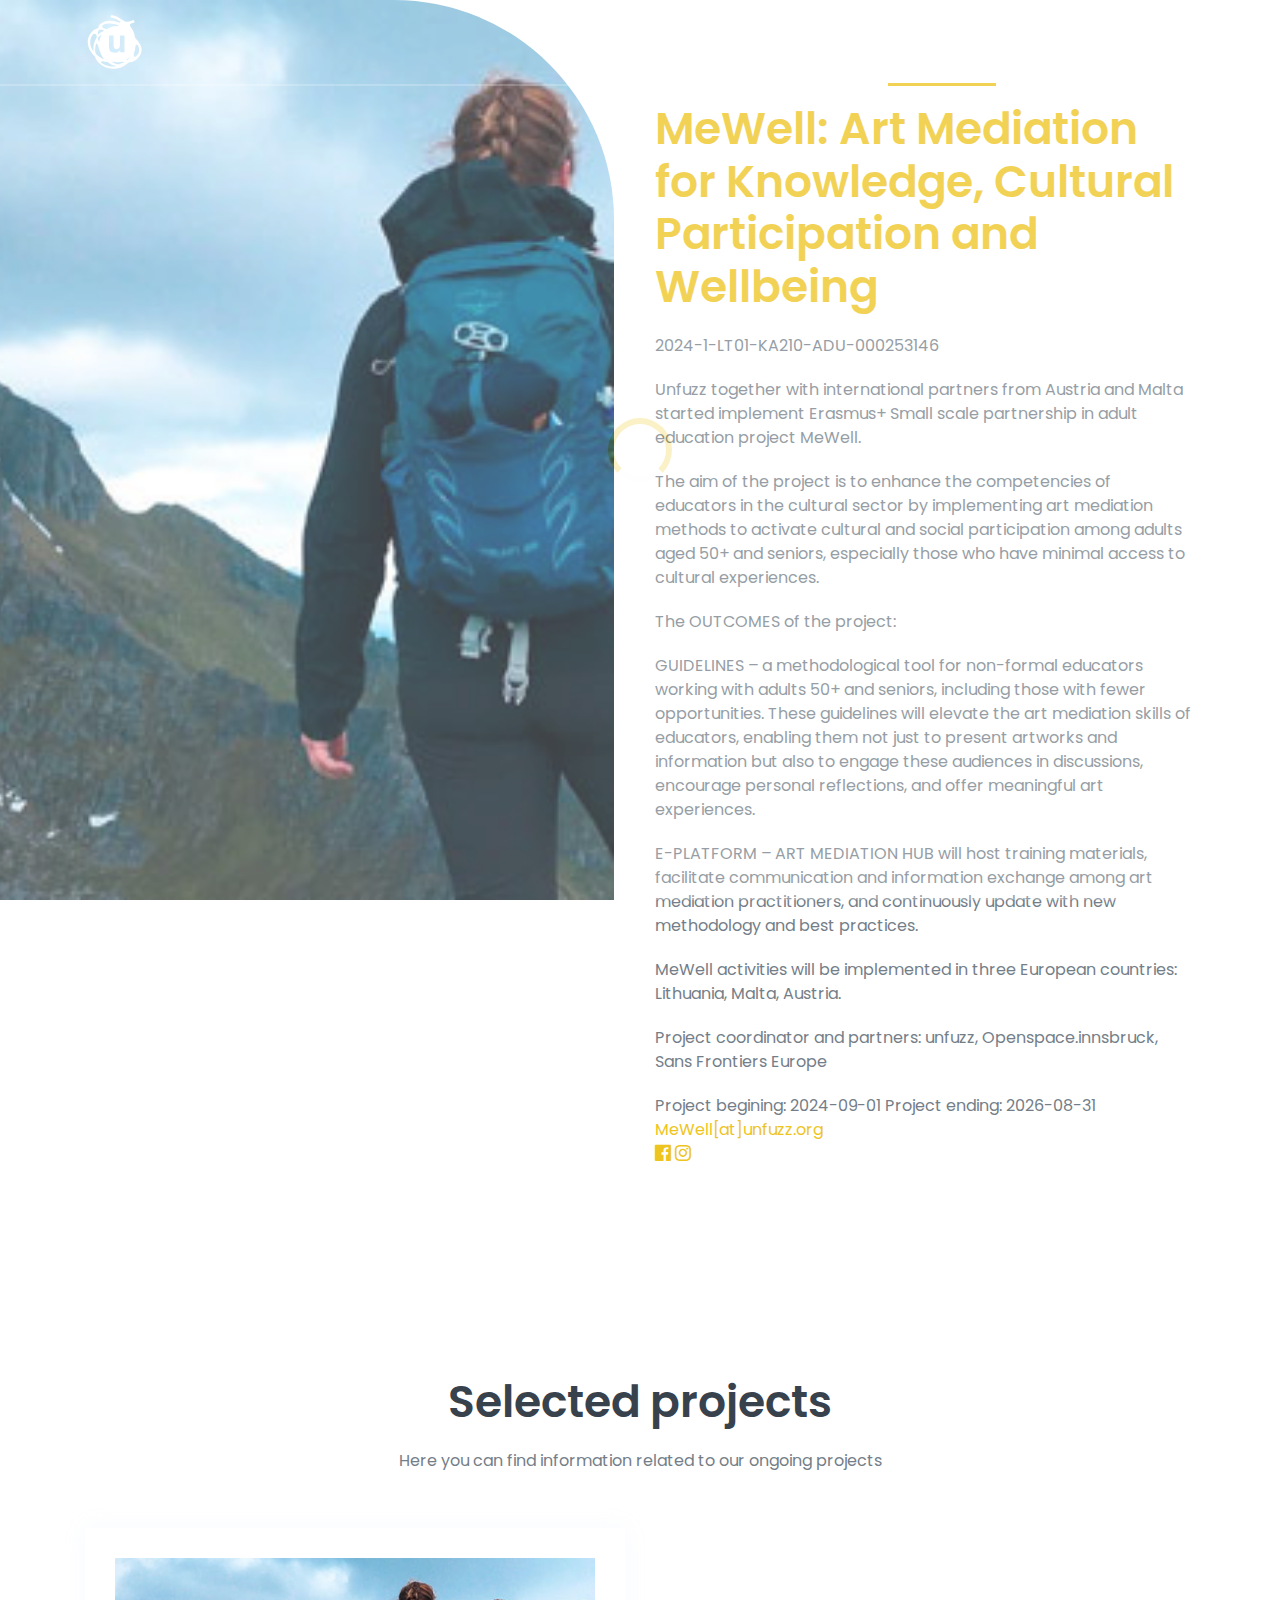
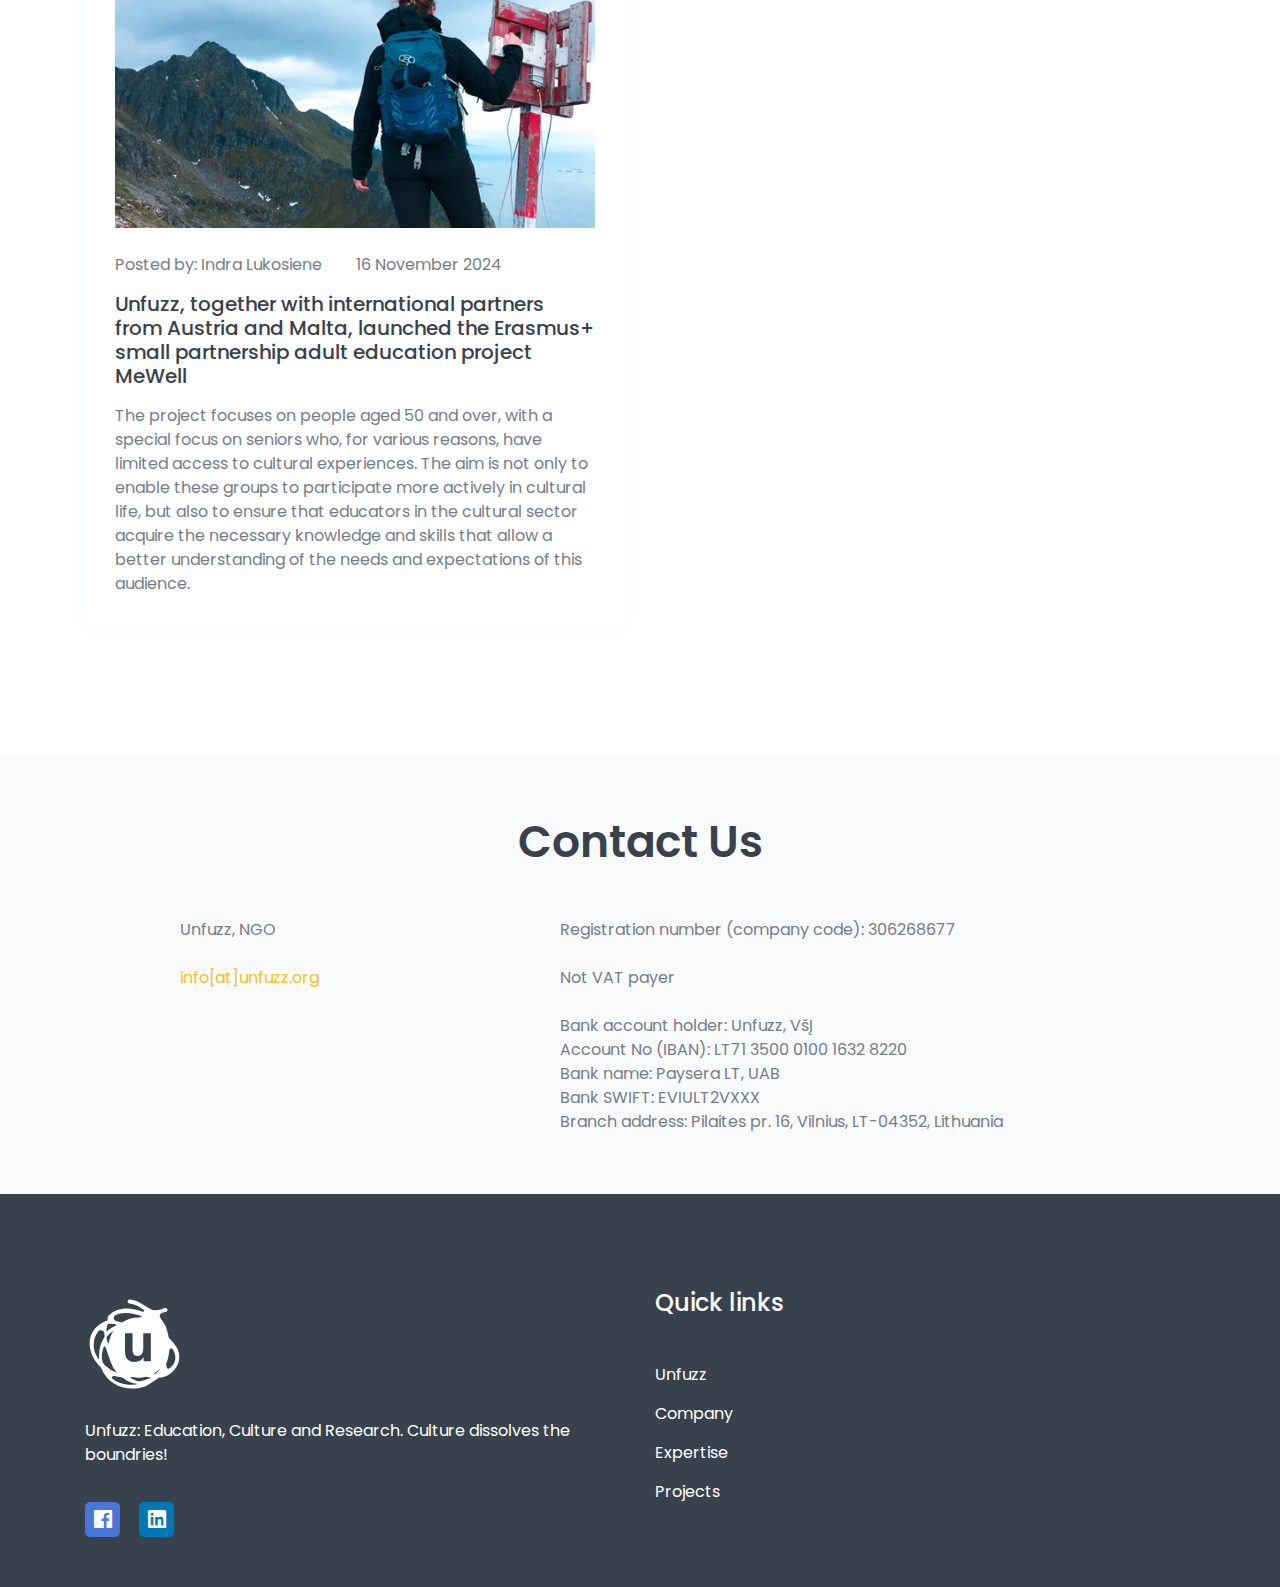
<file: mewell.html>
<!doctype html>
<html class="no-js" lang="en">

<head>
    <meta charset="utf-8">

    <!--====== Title ======-->
    <title>unfuzz.org</title>

    <meta name="description" content="">
    <meta name="viewport" content="width=device-width, initial-scale=1">
    <meta name="robots" content="all">

    <!--====== Favicon Icon ======-->
    <link rel="shortcut icon" href="favicon.ico">
    <link rel="apple-touch-icon" href="apple-touch-icon.png">


    <!--====== Animate CSS ======-->
    <link rel="stylesheet" href="assets/css/animate.css">

    <!--====== Nice Select CSS ======-->
    <link rel="stylesheet" href="assets/css/nice-select.css">


    <!--====== Line Icons CSS ======-->
    <link rel="stylesheet" href="assets/css/LineIcons.2.0.css">

    <!--====== Bootstrap CSS ======-->
    <link rel="stylesheet" href="assets/css/bootstrap.4.5.2.min.css">

    <!--====== Default CSS ======-->
    <link rel="stylesheet" href="assets/css/default.css">

    <!--====== Style CSS ======-->
    <link rel="stylesheet" href="assets/css/style.css">


    <style>
        .popup {
            position: fixed;
            z-index: 1;
            left: 0;
            top: 0;
            width: 100%;
            height: 100%;
            overflow: auto;
            background-color: white;
            display: none;
        }
        .popup-content {
            background-color: rgba(238, 196, 30, 0.4);
            margin: 30% auto;
            padding: 20px;
            border: 1px solid #888888;
            width: 30%;
            font-weight: bolder;
        }
        .popup-content button {
            display: block;
            margin: 0 auto;
        }
        .show {
            display: block;
        }
        h1 {
            color: black;
        }
    </style>

</head>

<body>


    <!--====== PRELOADER PART START ======-->

    <div class="preloader">
        <div class="loader">
            <div class="ytp-spinner">
                <div class="ytp-spinner-container">
                    <div class="ytp-spinner-rotator">
                        <div class="ytp-spinner-left">
                            <div class="ytp-spinner-circle"></div>
                        </div>
                        <div class="ytp-spinner-right">
                            <div class="ytp-spinner-circle"></div>
                        </div>
                    </div>
                </div>
            </div>
        </div>
    </div>

    <!--====== PRELOADER PART ENDS ======-->

    <!--====== HEADER PART START ======-->

    <section class="header_area">
        <div class="header_navbar">
            <div class="container">
                <div class="row">
                    <div class="col-lg-12">
                        <nav class="navbar navbar-expand-lg">
                            <a class="navbar-brand" href="/unfuzz.org/en.html"> <!-- puslapis -->
                                <img id="logo_img" src="assets/images/logo.svg" alt="Logo" width="60" height="60"> <!-- pakeisti logotipa -->
                            </a>
                            <button class="navbar-toggler" type="button" data-toggle="collapse" data-target="#navbarSupportedContent" aria-controls="navbarSupportedContent" aria-expanded="False" aria-label="Toggle navigation">
                                <span class="toggler-icon"></span>
                                <span class="toggler-icon"></span>
                                <span class="toggler-icon"></span>
                            </button>

                            <div class="collapse navbar-collapse sub-menu-bar" id="navbarSupportedContent">
                                <ul id="nav" class="navbar-nav ml-auto">
                                    <li class="nav-item active">
                                        <a class="page-scroll" href="#home">Company</a>
                                    </li>
                                    <!--<li class="nav-item">
                                        <a class="page-scroll" href="#about">Apie mus</a>
                                    </li>-->
                                   <!-- <li class="nav-item">
                                        <a class="page-scroll" href="#news">Naujienos</a>
                                    </li> -->
                                    <!--<li class="nav-item">
                                        <a class="page-scroll" href="#services">Veiklos</a>
                                    </li>-->
                                    <li class="nav-item">
                                        <a class="page-scroll" href="#project">Projects</a>
                                    </li>
                                    <li class="nav-item">
                                        <a class="page-scroll" href="#contact">Contacts</a>
                                    </li>
                                </ul>
                            </div> <!-- navbar collapse -->
                            <!--<div class="nav-item">
                                <a class="nav-link" href="en.html">
                                    <img src = "assets/images/gb.svg" height="15" class="pr-1" />
                                    English</a>
                            </div>-->
                        </nav> <!-- navbar -->
                    </div>
                </div> <!-- row -->
            </div> <!-- container -->
        </div> <!-- header navbar -->

        <!--<div id="home" class="header_slider">
            <div class="single_slider bg_cover d-flex align-items-center" style="background-image: url(assets/images/blog-1.jpg)">
                <div class="container">
                    <div class="row">
                        <div class="col-lg-6 col-md-8">
                            <div class="slider_content">
                                <h2 class="slider_title wow fadeInLefttBig" data-wow-duration="1.3s" data-wow-delay="0.2s">Unfuzz:   </span>Kultūra, Švietimas & Tyrimai<span></h2>
                                <p class="wow fadeInLeftBig" data-wow-duration="1.3s" data-wow-delay="0.5s">Kultūra trina ribas!</p>
                                <a href="#services" class="main-btn wow fadeInLeftBig" data-wow-duration="1.3s" data-wow-delay="0.8s">Veiklos</a>
                            </div>--> <!-- slider content -->
                        </div>
                    </div> <!-- row -->
                </div> <!-- container -->
            </div> <!-- single slider -->
        </div> <!-- header slider -->
    </section>

    <!--====== HEADER PART ENDS ======-->

    <!--====== ABOUT PART START ======-->

    <section id="about" class="about_area pt-50 pb-50">
            <div class="about_image bg_cover" style="background-image: url(assets/images/blog-1.jpg)"></div> <!-- about image -->
            <div class="container">
                <div class="row justify-content-end">
                    <div class="col-lg-6">
                        <div class="about_content">
                            <div class="section_title">
                                <h3 class="title">  <br>      <span>MeWell: Art Mediation for Knowledge, Cultural Participation and Wellbeing</span></h3>
                                <p>2024-1-LT01-KA210-ADU-000253146</span></h3>
                                <p>Unfuzz together with international partners from Austria and Malta started implement Erasmus+ Small scale partnership in adult education project MeWell.<p>
            					<p>The aim of the project is to enhance the competencies of educators in the cultural sector by implementing art mediation methods to activate cultural and social participation among adults aged 50+ and seniors, especially those who have minimal access to cultural experiences.<p>
                                    <div></div>
                                <p>The OUTCOMES of the project:<p>
                                <p>GUIDELINES – a methodological tool for non-formal educators working with adults 50+ and seniors, including those with fewer opportunities. These guidelines will elevate the art mediation skills of educators, enabling them not just to present artworks and information but also to engage these audiences in discussions, encourage personal reflections, and offer meaningful art experiences.<p>
                                <p>E-PLATFORM – ART MEDIATION HUB will host training materials, facilitate communication and information exchange among art mediation practitioners, and continuously update with new methodology and best practices.<p>
                                <p>MeWell activities will be implemented in three European countries: Lithuania, Malta, Austria.<p>
                                <p>Project coordinator and partners: unfuzz, Openspace.innsbruck, Sans Frontiers Europe<p>
                                <p>Project begining: 2024-09-01        Project ending: 2026-08-31</span></h3>
                                <i class="fas fa-envelope fa-3x mb-3 text-muted"></i>
                                <a target="_blank" class="d-block" href="mailto:mewell@unfuzz.org">MeWell[at]unfuzz.org</a>
                                <ul class="social">
                                <a target="_blank" class="social_1" href="https://www.facebook.com/profile.php?id=61568610906377"><i class="lni lni-facebook-original"></i></a></li>
                                <a target="_blank" class="social_3" href="https://www.instagram.com/projectmewell"><i class="lni lni-instagram-original"></i></a></li>
                           <!-- </div>
                           <a href="javascript:void(0)" class="main-btn">Daugiau</a>
                            </div> -->
                            </div>

   							<!--<button id="myButton" class="main-btn wow fadeInLeftBig" data-wow-duration="1.3s" data-wow-delay="0.8s">
          						Daugiau
      						</button>
    						<div id="myPopup" class="popup">
        						<div class="popup-content">
            						<h3 class="title">Unfuzz</h3>
            						<p>2023 metais bendraminčių įkurta nevyriausybinė organizacija veikianti kultūros edukacijų ir socialinės įtraukties srityje. Kalbame apie kultūros kaip mediatoriaus rolę visuomenės gyvenime.  Stebime pasaulio kultūros ir mokslo lauką, bei siekiame išlikti jautrūs vietos poreikiams, būti atviri naujovėms ir tarptautinėms tendencijoms.<p>
            						<p>Rūpinamės kultūros mediacijos edukacija ir gilesniu kultūros pažinimu, organizuojame edukacijas verslui bei kultūros sektoriaus darbuotojams, kviečiame diskusijoms ir neformaliems pokalbiams, kultūros sektoriui padedame vystyti įtraukaus meno pristatymo formas, padėti lankytojui tapti dalyviu. Manome, kad kultūra įgalina kalbėti apie socialinius, politinius ar ekonominius iššūkius, sudaro sąlygas veiksmui ir atviram dialogui. Dalinamės tai, kuo patys tikime.<p>
									<p>●	Mes kuriame sąlygas aktyviai dalyvauti savo bendruomenės gyvenime, o kultūra įgalina surasti sprendimus ir formas!<p>
									<p>#pilietiškumas #suprantuprocesus #aktyvuskultūroje<p>
									<p>●	Savo veiklomis skatiname bendravimą tarp kartų ir padedame stiprinti pagyvenusių žmonių kultūrinę įtrauktį<p>
									<p>#gerbiupatirtį #aktyvuskultūroje #kultūrosmediacija<p>
									<p>●	Pasitelkiant kokybinius tyrimo metodus, padedame suprasti kontekstus ir socialinius iššūkius<p>
									<p>#kokybiniaityrimai #kontekstas #suvokimas #aiškumas
									</p>
            						<button id="closePopup" class="main-btn wow">
                  						Uždaryti
              						</button>
        						</div>
    						</div>-->


                        <!-- <div class="about_counter d-flex flex-wrap">
                            <div class="single_counter counter_1 d-flex justify-content-center align-items-center wow fadeInUpBig" data-wow-duration="1.3s" data-wow-delay="0.2s">
                                <div class="counter_wrapper">
                                    <span class="counter">0</span>
                                    <p>Įgyvendintų projektų skaičius</p>
                                </div> 
                            </div>  
                            
                            <div class="single_counter counter_2 d-flex justify-content-center align-items-center wow fadeInUpBig" data-wow-duration="1.3s" data-wow-delay="0.5s">
                                <div class="counter_wrapper">
                                    <span class="counter">1</span>
                                    <p>Pateiktų projektų skaičius</p>
                                </div> 
                           </div> 
                            
                           <div class="single_counter counter_2 d-flex justify-content-center align-items-center wow fadeInUpBig" data-wow-duration="1.3s" data-wow-delay="0.8s">
                                <div class="counter_wrapper">
                                    <span class="counter">0</span>
                                    <p>Klientų skaičius :)</p>
                                </div> 
                          </div> 
                            
                         <div class="single_counter counter_1 d-flex justify-content-center align-items-center wow fadeInUpBig" data-wow-duration="1.3s" data-wow-delay="1.1s">
                                <div class="counter_wrapper">
                                    <span class="counter">2</span>
                                    <p>Komandos narių</p>
                                </div> 
                       </div> 
                     </div> 
                    </div> -->
                </div> <!-- row -->
            </div> <!-- container -->
        </div> <!-- about wrapper -->
    </section>
    <!--====== ABOUT PART ENDS ======-->


    <!--====== BLOG PART START ======-->

    <section id="project" class="blog_area pt-160 pb-130">
        <div class="container">
            <div class="row justify-content-center">
                <div class="col-lg-6">
                    <div class="section_title text-center pb-25">
                        <h3 class="title">Selected projects</h3>
                        <p>Here you can find information related to our ongoing projects</p>
                    </div> <!-- section title -->
                </div>
            </div> <!-- row -->
            <div class="row">
                <div class="col-lg-6">
                    <div class="single_blog mt-30">
                        <div class="blog_image">
                            <img src="assets/images/blog-1.jpg" alt="blog">
                        </div>
                        <div class="blog_content">
                            <div class="blog_meta">
                                <ul>
                                    <li>Posted by: <a href="javascript:void(0)">Indra Lukosiene</a></li>
                                    <li>16 November 2024</li>
                                </ul>
                            </div>
                            <h4 class="blog_title"><a href="https://unfuzz.org/mewell.html">Unfuzz, together with international partners from Austria and Malta, launched the Erasmus+ small partnership adult education project MeWell</a></h4>
                            <p>The project focuses on people aged 50 and over, with a special focus on seniors who, for various reasons, have limited access to cultural experiences. The aim is not only to enable these groups to participate more actively in cultural life, but also to ensure that educators in the cultural sector acquire the necessary knowledge and skills that allow a better understanding of the needs and expectations of this audience.</p>
                        </div>
                    </div>
                </div>
                <!--<div class="col-lg-6">
                    <div class="single_blog d-sm-flex mt-30">
                        <div class="blog_image">
                            <img src="assets/images/blog-2.jpg" alt="blog">
                        </div>
                        <div class="blog_content blog_content_2 media-body">
                            <h4 class="blog_title"><a href="javascript:void(0)">Tonumy eirmod temporinvi unt ut labore et dolore</a></h4>
                            <p>Lorem ipsum dolor sit ametcon setetur sadipscing elitr, sed diam nonumy eirmod tempor</p>
                            <a href="javascript:void(0)" class="more">Read More</a>
                        </div>
                    </div>

                    <div class="single_blog d-sm-flex mt-30">
                        <div class="blog_image">
                            <img src="assets/images/blog-3.jpg" alt="blog">
                        </div>
                        <div class="blog_content blog_content_2 media-body">
                            <h4 class="blog_title"><a href="javascript:void(0)">Tonumy eirmod temporinvi unt ut labore et dolore</a></h4>
                            <p>Lorem ipsum dolor sit ametcon setetur sadipscing elitr, sed diam nonumy eirmod tempor</p>
                            <a href="javascript:void(0)" class="more">Read More</a>
                        </div>
                    </div>
                </div>
            </div> <!-- row -->
        </div> <!-- container -->
    </section>

    <!--====== BLOG PART ENDS ======-->

    <!--====== CONTACT PART START ======-->

    <section id="contact" class="contact_area pt-60 pb-60">
        <div class="container">
            <div class="row justify-content-center">
                <div class="col-lg-6">
                    <div class="section_title text-center pb-25">
                        <h3 class="title">Contact Us</h3>
                    </div> <!-- section title -->
                </div>
        	</div> <!-- row -->
            <div class="row">    
                <div class="col-lg-4 ml-auto text-left mb-5 mb-lg-0">
                        <i class="contact-info-title text-left"></i>
                        <div>Unfuzz, NGO</div>
                        <i class="fas fa-envelope fa-3x mb-3 text-muted"></i>
                        <a class="d-block" href="mailto:info@unfuzz.org">info[at]unfuzz.org</a>
                    </div>
                    
                    <div class="col-lg-6 mr-auto text-left mb-5 mb-lg-0">
                        <i class="contact-info-title text-left"></i>
                        <div>Registration number (company code): 306268677</div>
                        <i class="contact-info-title text-left"></i>
                        <div>Not VAT payer</div>
                        <i class="contact-info-title text-left"></i>
                        <div>Bank account holder: Unfuzz, VšĮ
                        <i class="contact-info-title text-left"></i>
                        <div>Account No (IBAN): LT71 3500 0100 1632 8220</div>
                        <div>Bank name: Paysera LT, UAB</div>
                        <div>Bank SWIFT: EVIULT2VXXX</div>
                        <div>Branch address: Pilaites pr. 16, Vilnius, LT-04352, Lithuania</div>	
                    </div>
			</div>
        </div>     


            </div> <!-- row -->
        </div> <!-- container -->
    </section>

    <!--====== CONTACT PART ENDS ======-->

    <!--====== FOOTER PART START ======-->

   <section id="footer" class="footer_area">
        <div class="footer_widget pt-50 pb-50">
            <div class="container">
                <div class="row">
                    <div class="col-lg-6 col-md-6 order-md-3 order-lg-1">
                        <div class="footer_about mt-50">
                            <a href="./en.html"><img src="assets/images/logo.svg" alt="logo" width="100" height="100"></a>
                            <p>Unfuzz: Education, Culture and Research. Culture dissolves the boundries! </p>
                            <ul class="social">
                                <li><a class="social_1" href="https://www.facebook.com/unfuzz.org"><i class="lni lni-facebook-original"></i></a></li>
                                <!--<li><a class="social_2" href="javascript:void(0)"><i class="lni lni-twitter-original"></i></a></li>
                                <li><a class="social_3" href="javascript:void(0)"><i class="lni lni-instagram-original"></i></a></li> -->
                                <li><a class="social_4" href="https://lt.linkedin.com/company/unfuzz?trk=public_profile_experience-item_profile-section-card_subtitle-click"><i class="lni lni-linkedin-original"></i></a></li>
                            </ul>
                        </div> <!-- footer about -->
                    </div>
                    <div class="col-lg-6 col-md-6 order-md-3 order-lg-2">
                        <div class="footer_link_wrapper d-flex flex-wrap">
                            <div class="footer_link mt-45">
                                <h4 class="footer_title">Quick links</h4>
                                <ul class="link">
                                    <li><a href="#home">Unfuzz</a></li>
                                    <li><a href="#about">Company</a></li>
                                    <!--<li><a href="#news">News</a></li>-->
                                    <li><a href="#services">Expertise</a></li>
                                    <li><a href="#project">Projects</a></li>
                                </ul>
                            </div> <!-- footer link -->
                           <!-- <div class="footer_link mt-45">
                                <h4 class="footer_title">Support</h4>
                                <ul class="link">
                                    <li><a href="javascript:void(0)">Customer Support</a></li>
                                    <li><a href="javascript:void(0)">Privacy & Policy</a></li>
                                    <li><a href="javascript:void(0)">Terms & Condition</a></li>
                                    <li><a href="javascript:void(0)">Forum</a></li>
                                    <li><a href="javascript:void(0)">Tour Guide</a></li>
                                </ul>
                            </div> <!-- footer link -->
                        </div> <!-- footer link wrapper -->
                    </div>
                    <!-- <div class="col-lg-4 col-md-6 order-md-2 order-lg-3">
                        <div class="footer_subscribe mt-45">
                            <h4 class="footer_title">Subscribe Newsletter</h4>
                            <p>Lorem ipsum dolor sit amet, consetetur sadip scing elitr, sed diam.</p>
                            <div class="subscribe_form">
                                <form action="#">
                                    <input type="text" placeholder="Enter email">
                                    <button><i class="lni lni-arrow-right"></i></button>
                                </form>
                            </div>
                        </div> <!-- footer subscribe -->
                    </div>
                </div> <!-- row -->
            </div> <!-- container -->

        </div> <!-- footer widget -->
    </section>

    <!--====== FOOTER PART ENDS ======-->

    <!--====== BACK TOP TOP PART START ======-->

    <a href="#" class="back-to-top"><i class="lni lni-chevron-up"></i></a>

    <!--====== BACK TOP TOP PART ENDS ======-->


<script>
        myButton.addEventListener("click", function () {
            myPopup.classList.add("show");
        });
        closePopup.addEventListener("click", function () {
            myPopup.classList.remove("show");
        });
        window.addEventListener("click", function (event) {
            if (event.target == myPopup) {
                myPopup.classList.remove("show");
            }
        });
    </script>


    <!--====== Jquery js ======-->
    <script src="assets/js/vendor/jquery-1.12.4.min.js"></script>
    <script src="assets/js/vendor/modernizr-3.7.1.min.js"></script>

    <!--====== Bootstrap js ======-->
    <script src="assets/js/popper.min.js"></script>
    <script src="assets/js/bootstrap.4.5.2.min.js"></script>


    <!--====== Scrolling Nav js ======-->
    <script src="assets/js/jquery.easing.min.js"></script>
    <script src="assets/js/scrolling-nav.js"></script>

    <!--====== Counter Up js ======-->
    <script src="assets/js/waypoints.min.js"></script>
    <script src="assets/js/jquery.counterup.min.js"></script>

    <!--====== Nice Select js ======-->
    <script src="assets/js/jquery.nice-select.min.js"></script>

    <!--====== WOW js ======-->
    <script src="assets/js/wow.min.js"></script>

    <!--====== Main js ======-->
    <script src="assets/js/main.js"></script>




</body>

</html>
</file>
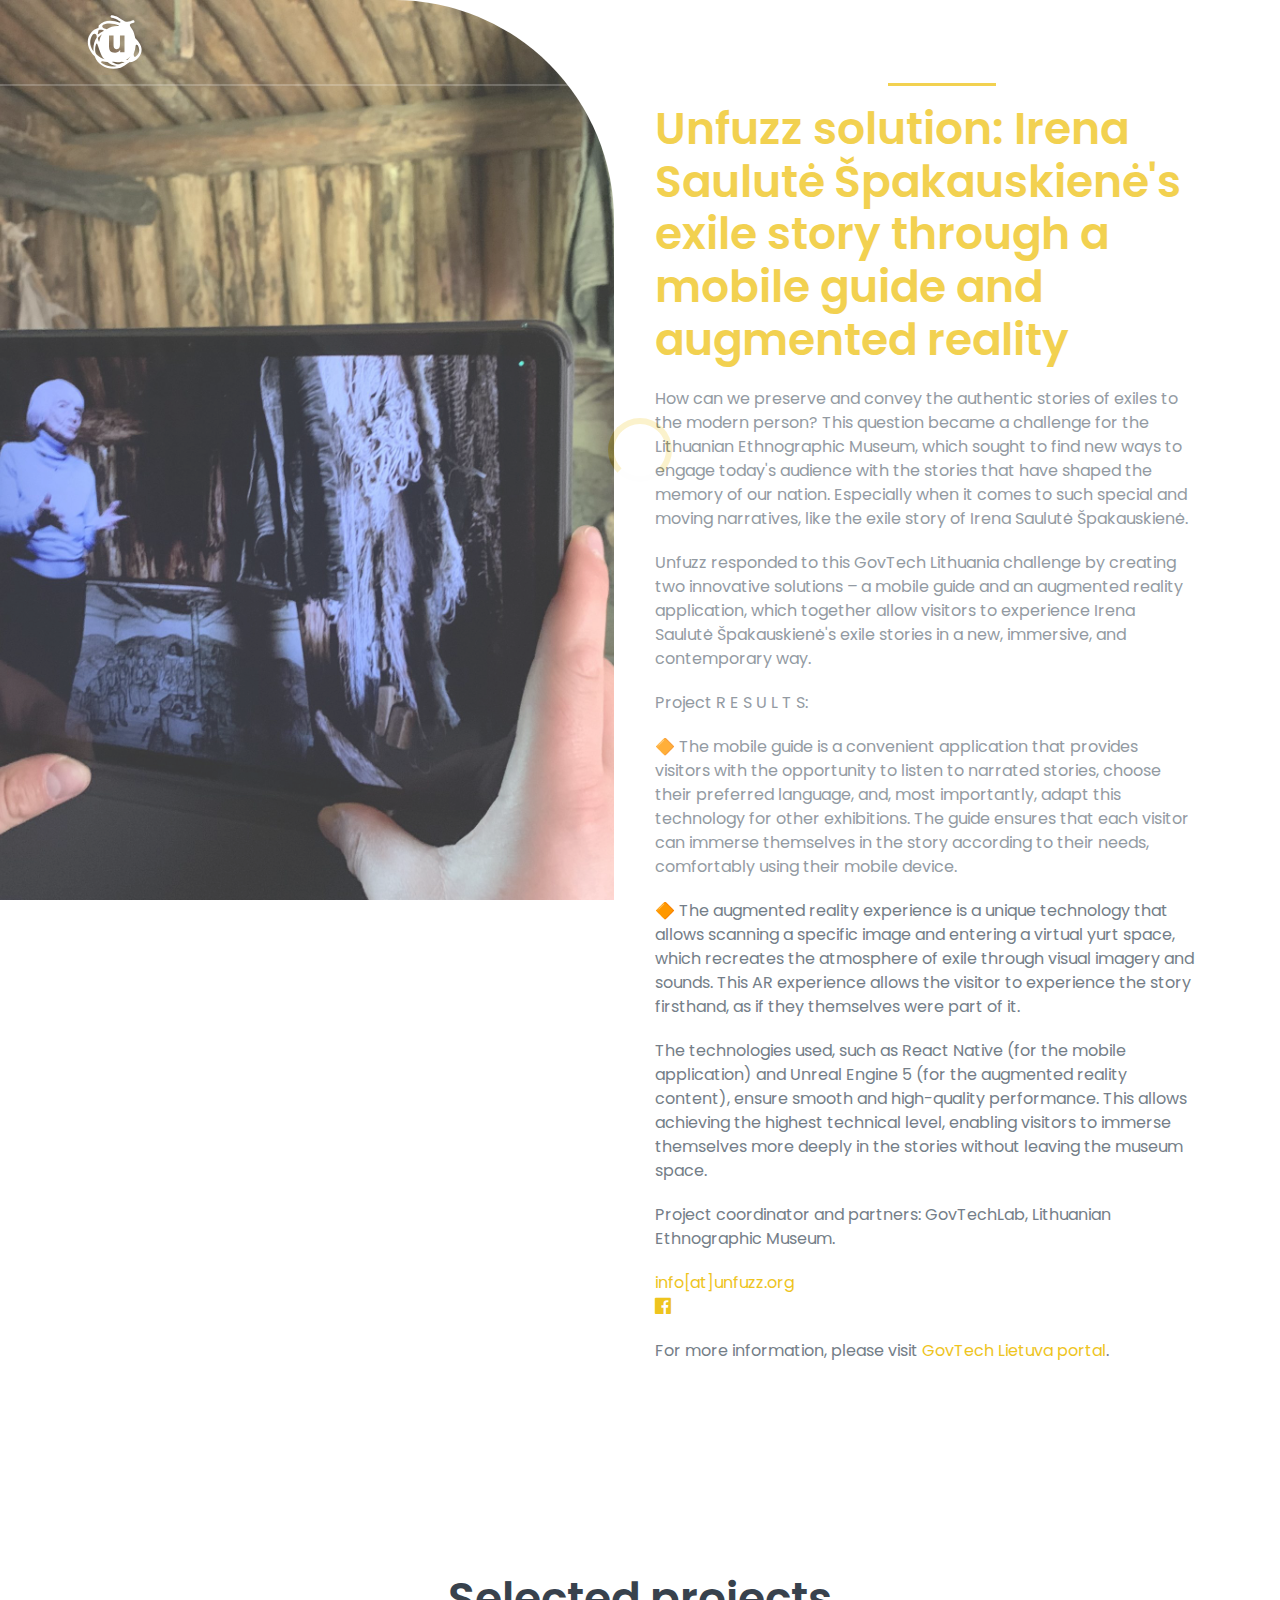
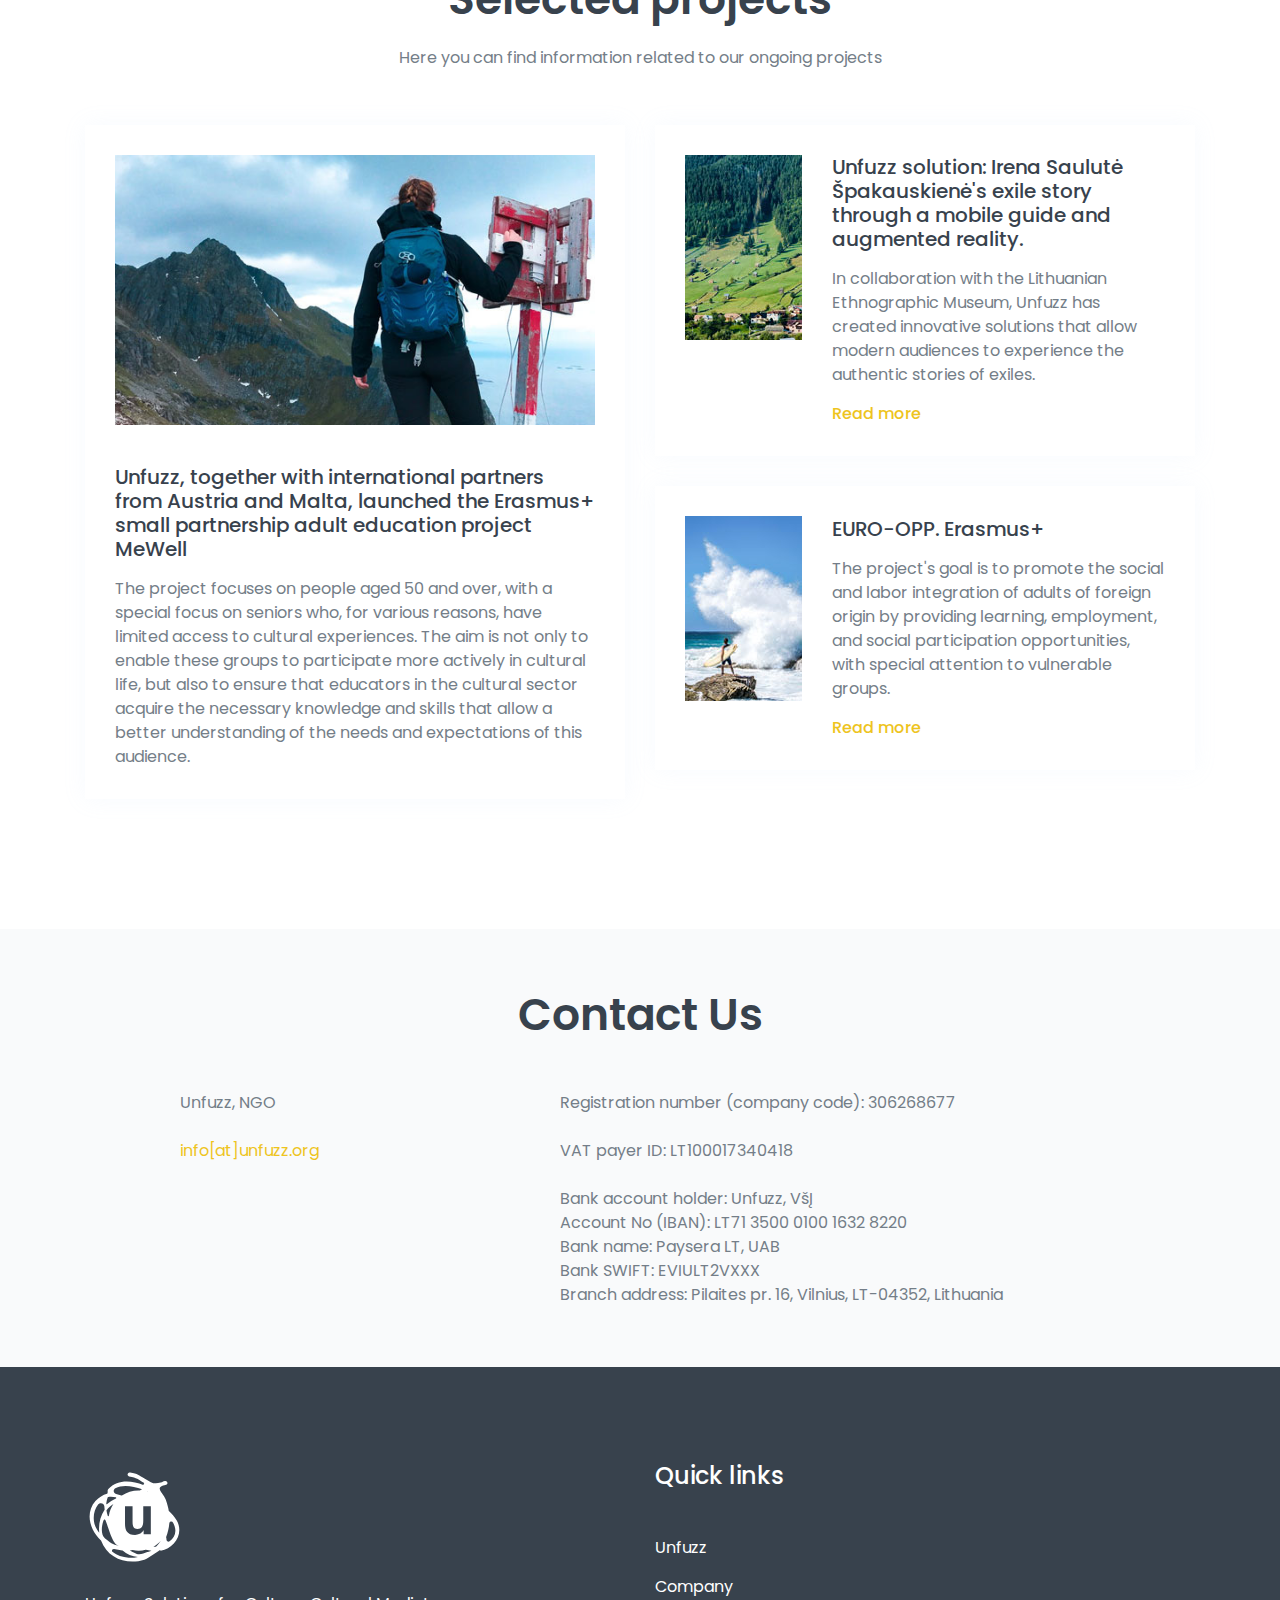
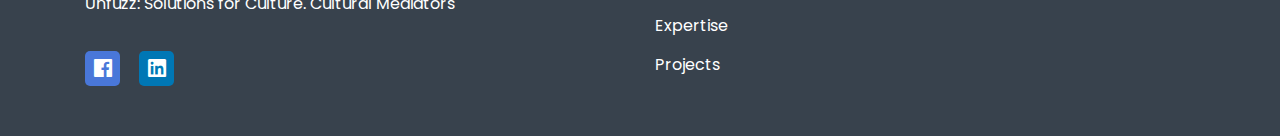
<file: saulute.html>
<!doctype html>
<html class="no-js" lang="en">

<head>
    <meta charset="utf-8">

    <!--====== Title ======-->
    <title>unfuzz.org</title>

    <meta name="description" content="">
    <meta name="viewport" content="width=device-width, initial-scale=1">
    <meta name="robots" content="all">

    <!--====== Favicon Icon ======-->
    <link rel="shortcut icon" href="favicon.ico">
    <link rel="apple-touch-icon" href="apple-touch-icon.png">


    <!--====== Animate CSS ======-->
    <link rel="stylesheet" href="assets/css/animate.css">

    <!--====== Nice Select CSS ======-->
    <link rel="stylesheet" href="assets/css/nice-select.css">


    <!--====== Line Icons CSS ======-->
    <link rel="stylesheet" href="assets/css/LineIcons.2.0.css">

    <!--====== Bootstrap CSS ======-->
    <link rel="stylesheet" href="assets/css/bootstrap.4.5.2.min.css">

    <!--====== Default CSS ======-->
    <link rel="stylesheet" href="assets/css/default.css">

    <!--====== Style CSS ======-->
    <link rel="stylesheet" href="assets/css/style.css">


    <style>
        .popup {
            position: fixed;
            z-index: 1;
            left: 0;
            top: 0;
            width: 100%;
            height: 100%;
            overflow: auto;
            background-color: white;
            display: none;
        }
        .popup-content {
            background-color: rgba(238, 196, 30, 0.4);
            margin: 30% auto;
            padding: 20px;
            border: 1px solid #888888;
            width: 30%;
            font-weight: bolder;
        }
        .popup-content button {
            display: block;
            margin: 0 auto;
        }
        .show {
            display: block;
        }
        h1 {
            color: black;
        }
    </style>

</head>

<body>


    <!--====== PRELOADER PART START ======-->

    <div class="preloader">
        <div class="loader">
            <div class="ytp-spinner">
                <div class="ytp-spinner-container">
                    <div class="ytp-spinner-rotator">
                        <div class="ytp-spinner-left">
                            <div class="ytp-spinner-circle"></div>
                        </div>
                        <div class="ytp-spinner-right">
                            <div class="ytp-spinner-circle"></div>
                        </div>
                    </div>
                </div>
            </div>
        </div>
    </div>

    <!--====== PRELOADER PART ENDS ======-->

    <!--====== HEADER PART START ======-->

    <section class="header_area">
        <div class="header_navbar">
            <div class="container">
                <div class="row">
                    <div class="col-lg-12">
                        <nav class="navbar navbar-expand-lg">
                            <a class="navbar-brand" href="/unfuzz.org/en.html"> <!-- puslapis -->
                                <img id="logo_img" src="assets/images/logo.svg" alt="Logo" width="60" height="60"> <!-- pakeisti logotipa -->
                            </a>
                            <button class="navbar-toggler" type="button" data-toggle="collapse" data-target="#navbarSupportedContent" aria-controls="navbarSupportedContent" aria-expanded="False" aria-label="Toggle navigation">
                                <span class="toggler-icon"></span>
                                <span class="toggler-icon"></span>
                                <span class="toggler-icon"></span>
                            </button>

                            <div class="collapse navbar-collapse sub-menu-bar" id="navbarSupportedContent">
                                <ul id="nav" class="navbar-nav ml-auto">
                                    <li class="nav-item active">
                                        <a class="page-scroll" href="#home">Company</a>
                                    </li>
                                    <!--<li class="nav-item">
                                        <a class="page-scroll" href="#about">Apie mus</a>
                                    </li>-->
                                   <!-- <li class="nav-item">
                                        <a class="page-scroll" href="#news">Naujienos</a>
                                    </li> -->
                                    <!--<li class="nav-item">
                                        <a class="page-scroll" href="#services">Veiklos</a>
                                    </li>-->
                                    <li class="nav-item">
                                        <a class="page-scroll" href="#project">Projects</a>
                                    </li>
                                    <li class="nav-item">
                                        <a class="page-scroll" href="#contact">Contacts</a>
                                    </li>
                                </ul>
                            </div> <!-- navbar collapse -->
                            <!--<div class="nav-item">
                                <a class="nav-link" href="en.html">
                                    <img src = "assets/images/gb.svg" height="15" class="pr-1" />
                                    English</a>
                            </div>-->
                        </nav> <!-- navbar -->
                    </div>
                </div> <!-- row -->
            </div> <!-- container -->
        </div> <!-- header navbar -->

        <!--<div id="home" class="header_slider">
            <div class="single_slider bg_cover d-flex align-items-center" style="background-image: url(assets/images/blog-1.jpg)">
                <div class="container">
                    <div class="row">
                        <div class="col-lg-6 col-md-8">
                            <div class="slider_content">
                                <h2 class="slider_title wow fadeInLefttBig" data-wow-duration="1.3s" data-wow-delay="0.2s">Unfuzz:   </span>Kultūra, Švietimas & Tyrimai<span></h2>
                                <p class="wow fadeInLeftBig" data-wow-duration="1.3s" data-wow-delay="0.5s">Kultūra trina ribas!</p>
                                <a href="#services" class="main-btn wow fadeInLeftBig" data-wow-duration="1.3s" data-wow-delay="0.8s">Veiklos</a>
                            </div>--> <!-- slider content -->
                        </div>
                    </div> <!-- row -->
                </div> <!-- container -->
            </div> <!-- single slider -->
        </div> <!-- header slider -->
    </section>

    <!--====== HEADER PART ENDS ======-->

    <!--====== ABOUT PART START ======-->

   <section id="about" class="about_area pt-50 pb-50">
            <div class="about_image bg_cover" style="background-image: url(assets/images/blog-2BIG.jpg)"></div> <!-- about image -->
            <div class="container">
                <div class="row justify-content-end">
                    <div class="col-lg-6">
                        <div class="about_content">
                            <div class="section_title">
                                <h3 class="title">  <br>      <span>Unfuzz solution: Irena Saulutė Špakauskienė's exile story through a mobile guide and augmented reality</span></h3>
                                <p>How can we preserve and convey the authentic stories of exiles to the modern person? This question became a challenge for the Lithuanian Ethnographic Museum, which sought to find new ways to engage today's audience with the stories that have shaped the memory of our nation. Especially when it comes to such special and moving narratives, like the exile story of Irena Saulutė Špakauskienė.<p>
            					<p>Unfuzz responded to this GovTech Lithuania challenge by creating two innovative solutions – a mobile guide and an augmented reality application, which together allow visitors to experience Irena Saulutė Špakauskienė's exile stories in a new, immersive, and contemporary way.<p>
                                    <div></div>
                                <p>Project R E S U L T S:<p>
                                <p>🔶 The mobile guide is a convenient application that provides visitors with the opportunity to listen to narrated stories, choose their preferred language, and, most importantly, adapt this technology for other exhibitions. The guide ensures that each visitor can immerse themselves in the story according to their needs, comfortably using their mobile device.<p>
                                <p>🔶 The augmented reality experience is a unique technology that allows scanning a specific image and entering a virtual yurt space, which recreates the atmosphere of exile through visual imagery and sounds. This AR experience allows the visitor to experience the story firsthand, as if they themselves were part of it.<p>
                                <p>The technologies used, such as React Native (for the mobile application) and Unreal Engine 5 (for the augmented reality content), ensure smooth and high-quality performance. This allows achieving the highest technical level, enabling visitors to immerse themselves more deeply in the stories without leaving the museum space.<p>
                                <p>Project coordinator and partners: GovTechLab, Lithuanian Ethnographic Museum.<p>
                                <a target="_blank" class="d-block" href="mailto:infol@unfuzz.org">info[at]unfuzz.org</a>
                                <ul class="social">
                                <a target="_blank" class="social_1" href="https://www.facebook.com/kulturosmediatoriai"><i class="lni lni-facebook-original"></i></a></li>
                                </ul>
                                <p>For more information, please visit <a target="_blank" href="https://govtechlab.lt/lt/winner/unfuzz-sprendimas-iamzinti-ir-perteikti-autentiskus-pasakojimus/">GovTech Lietuva portal</a>.</p>
                           <!-- </div>
                           <a href="javascript:void(0)" class="main-btn">Daugiau</a>
                            </div> -->
                            </div>

   							<!--<button id="myButton" class="main-btn wow fadeInLeftBig" data-wow-duration="1.3s" data-wow-delay="0.8s">
          						Daugiau
      						</button>
    						<div id="myPopup" class="popup">
        						<div class="popup-content">
            						<h3 class="title">Unfuzz</h3>
            						<p>2023 metais bendraminčių įkurta nevyriausybinė organizacija veikianti kultūros edukacijų ir socialinės įtraukties srityje. Kalbame apie kultūros kaip mediatoriaus rolę visuomenės gyvenime.  Stebime pasaulio kultūros ir mokslo lauką, bei siekiame išlikti jautrūs vietos poreikiams, būti atviri naujovėms ir tarptautinėms tendencijoms.<p>
            						<p>Rūpinamės kultūros mediacijos edukacija ir gilesniu kultūros pažinimu, organizuojame edukacijas verslui bei kultūros sektoriaus darbuotojams, kviečiame diskusijoms ir neformaliems pokalbiams, kultūros sektoriui padedame vystyti įtraukaus meno pristatymo formas, padėti lankytojui tapti dalyviu. Manome, kad kultūra įgalina kalbėti apie socialinius, politinius ar ekonominius iššūkius, sudaro sąlygas veiksmui ir atviram dialogui. Dalinamės tai, kuo patys tikime.<p>
									<p>●	Mes kuriame sąlygas aktyviai dalyvauti savo bendruomenės gyvenime, o kultūra įgalina surasti sprendimus ir formas!<p>
									<p>#pilietiškumas #suprantuprocesus #aktyvuskultūroje<p>
									<p>●	Savo veiklomis skatiname bendravimą tarp kartų ir padedame stiprinti pagyvenusių žmonių kultūrinę įtrauktį<p>
									<p>#gerbiupatirtį #aktyvuskultūroje #kultūrosmediacija<p>
									<p>●	Pasitelkiant kokybinius tyrimo metodus, padedame suprasti kontekstus ir socialinius iššūkius<p>
									<p>#kokybiniaityrimai #kontekstas #suvokimas #aiškumas
									</p>
            						<button id="closePopup" class="main-btn wow">
                  						Uždaryti
              						</button>
        						</div>
    						</div>-->


                        <!-- <div class="about_counter d-flex flex-wrap">
                            <div class="single_counter counter_1 d-flex justify-content-center align-items-center wow fadeInUpBig" data-wow-duration="1.3s" data-wow-delay="0.2s">
                                <div class="counter_wrapper">
                                    <span class="counter">0</span>
                                    <p>Įgyvendintų projektų skaičius</p>
                                </div> 
                            </div>  
                            
                            <div class="single_counter counter_2 d-flex justify-content-center align-items-center wow fadeInUpBig" data-wow-duration="1.3s" data-wow-delay="0.5s">
                                <div class="counter_wrapper">
                                    <span class="counter">1</span>
                                    <p>Pateiktų projektų skaičius</p>
                                </div> 
                           </div> 
                            
                           <div class="single_counter counter_2 d-flex justify-content-center align-items-center wow fadeInUpBig" data-wow-duration="1.3s" data-wow-delay="0.8s">
                                <div class="counter_wrapper">
                                    <span class="counter">0</span>
                                    <p>Klientų skaičius :)</p>
                                </div> 
                          </div> 
                            
                         <div class="single_counter counter_1 d-flex justify-content-center align-items-center wow fadeInUpBig" data-wow-duration="1.3s" data-wow-delay="1.1s">
                                <div class="counter_wrapper">
                                    <span class="counter">2</span>
                                    <p>Komandos narių</p>
                                </div> 
                       </div> 
                     </div> 
                    </div> -->
                </div> <!-- row -->
            </div> <!-- container -->
        </div> <!-- about wrapper -->
    </section>
    <!--====== ABOUT PART ENDS ======-->


    <!--====== BLOG PART START ======-->

    <section id="project" class="blog_area pt-160 pb-130">
        <div class="container">
            <div class="row justify-content-center">
                <div class="col-lg-6">
                    <div class="section_title text-center pb-25">
                        <h3 class="title">Selected projects</h3>
                        <p>Here you can find information related to our ongoing projects</p>
                    </div> <!-- section title -->
                </div>
            </div> <!-- row -->
            <div class="row">
                <div class="col-lg-6">
                    <div class="single_blog mt-30">
                        <div class="blog_image">
                            <img src="assets/images/blog-1.jpg" alt="blog">
                        </div>
                        <div class="blog_content">
                            <div class="blog_meta">
                            </div>
                            <h4 class="blog_title"><a href="https://unfuzz.org/mewell.html">Unfuzz, together with international partners from Austria and Malta, launched the Erasmus+ small partnership adult education project MeWell</a></h4>
                            <p>The project focuses on people aged 50 and over, with a special focus on seniors who, for various reasons, have limited access to cultural experiences. The aim is not only to enable these groups to participate more actively in cultural life, but also to ensure that educators in the cultural sector acquire the necessary knowledge and skills that allow a better understanding of the needs and expectations of this audience.</p>
                        </div>
                    </div>
                </div>
                <div class="col-lg-6">
                    <div class="single_blog d-sm-flex mt-30">
                        <div class="blog_image">
                            <img src="assets/images/blog-2.jpg" alt="blog">
                        </div>
                        <div class="blog_content blog_content_2 media-body">
                            <h4 class="blog_title"><a href="https://unfuzz.org/saulute.html">Unfuzz solution: Irena Saulutė Špakauskienė's exile story through a mobile guide and augmented reality.</a></h4>
                            <p>In collaboration with the Lithuanian Ethnographic Museum, Unfuzz has created innovative solutions that allow modern audiences to experience the authentic stories of exiles.</p>
                            <a href="https://unfuzz.org/saulute.html" class="more">Read more</a>
                        </div>
                    </div>

                    <div class="single_blog d-sm-flex mt-30">
                        <div class="blog_image">
                            <img src="assets/images/blog-3.jpg" alt="blog">
                        </div>
                        <div class="blog_content blog_content_2 media-body">
                            <h4 class="blog_title"><a href="https://unfuzz.org/euro-opp.html">EURO-OPP. Erasmus+</a></h4>
                            <p>The project's goal is to promote the social and labor integration of adults of foreign origin by providing learning, employment, and social participation opportunities, with special attention to vulnerable groups.</p>
                            <a href="https://unfuzz.org/euro-opp.html" class="more">Read more</a>
                        </div>
                    </div>
                </div>
            </div> <!-- row -->
        </div> <!-- container -->
    </section>

    <!--====== BLOG PART ENDS ======-->

    <!--====== CONTACT PART START ======-->

    <section id="contact" class="contact_area pt-60 pb-60">
        <div class="container">
            <div class="row justify-content-center">
                <div class="col-lg-6">
                    <div class="section_title text-center pb-25">
                        <h3 class="title">Contact Us</h3>
                    </div> <!-- section title -->
                </div>
        	</div> <!-- row -->
            <div class="row">    
                <div class="col-lg-4 ml-auto text-left mb-5 mb-lg-0">
                        <i class="contact-info-title text-left"></i>
                        <div>Unfuzz, NGO</div>
                        <i class="fas fa-envelope fa-3x mb-3 text-muted"></i>
                        <a class="d-block" href="mailto:info@unfuzz.org">info[at]unfuzz.org</a>
                    </div>
                    
                    <div class="col-lg-6 mr-auto text-left mb-5 mb-lg-0">
                        <i class="contact-info-title text-left"></i>
                        <div>Registration number (company code): 306268677</div>
                        <i class="contact-info-title text-left"></i>
                        <div>VAT payer ID: LT100017340418 </div>
                        <i class="contact-info-title text-left"></i>
                        <div>Bank account holder: Unfuzz, VšĮ
                        <i class="contact-info-title text-left"></i>
                        <div>Account No (IBAN): LT71 3500 0100 1632 8220</div>
                        <div>Bank name: Paysera LT, UAB</div>
                        <div>Bank SWIFT: EVIULT2VXXX</div>
                        <div>Branch address: Pilaites pr. 16, Vilnius, LT-04352, Lithuania</div>	
                    </div>
			</div>
        </div>     


            </div> <!-- row -->
        </div> <!-- container -->
    </section>

    <!--====== CONTACT PART ENDS ======-->

    <!--====== FOOTER PART START ======-->

   <section id="footer" class="footer_area">
        <div class="footer_widget pt-50 pb-50">
            <div class="container">
                <div class="row">
                    <div class="col-lg-6 col-md-6 order-md-3 order-lg-1">
                        <div class="footer_about mt-50">
                            <a href="./en.html"><img src="assets/images/logo.svg" alt="logo" width="100" height="100"></a>
                            <p>Unfuzz: Solutions for Culture. Cultural Mediators </p>
                            <ul class="social">
                                <li><a class="social_1" href="https://www.facebook.com/kulturosmediatoriai"><i class="lni lni-facebook-original"></i></a></li>
                                <!--<li><a class="social_2" href="javascript:void(0)"><i class="lni lni-twitter-original"></i></a></li>
                                <li><a class="social_3" href="javascript:void(0)"><i class="lni lni-instagram-original"></i></a></li> -->
                                <li><a class="social_4" href="https://lt.linkedin.com/company/unfuzz?trk=public_profile_experience-item_profile-section-card_subtitle-click"><i class="lni lni-linkedin-original"></i></a></li>
                            </ul>
                        </div> <!-- footer about -->
                    </div>
                    <div class="col-lg-6 col-md-6 order-md-3 order-lg-2">
                        <div class="footer_link_wrapper d-flex flex-wrap">
                            <div class="footer_link mt-45">
                                <h4 class="footer_title">Quick links</h4>
                                <ul class="link">
                                    <li><a href="#home">Unfuzz</a></li>
                                    <li><a href="#about">Company</a></li>
                                    <!--<li><a href="#news">News</a></li>-->
                                    <li><a href="#services">Expertise</a></li>
                                    <li><a href="#project">Projects</a></li>
                                </ul>
                            </div> <!-- footer link -->
                           <!-- <div class="footer_link mt-45">
                                <h4 class="footer_title">Support</h4>
                                <ul class="link">
                                    <li><a href="javascript:void(0)">Customer Support</a></li>
                                    <li><a href="javascript:void(0)">Privacy & Policy</a></li>
                                    <li><a href="javascript:void(0)">Terms & Condition</a></li>
                                    <li><a href="javascript:void(0)">Forum</a></li>
                                    <li><a href="javascript:void(0)">Tour Guide</a></li>
                                </ul>
                            </div> <!-- footer link -->
                        </div> <!-- footer link wrapper -->
                    </div>
                    <!-- <div class="col-lg-4 col-md-6 order-md-2 order-lg-3">
                        <div class="footer_subscribe mt-45">
                            <h4 class="footer_title">Subscribe Newsletter</h4>
                            <p>Lorem ipsum dolor sit amet, consetetur sadip scing elitr, sed diam.</p>
                            <div class="subscribe_form">
                                <form action="#">
                                    <input type="text" placeholder="Enter email">
                                    <button><i class="lni lni-arrow-right"></i></button>
                                </form>
                            </div>
                        </div> <!-- footer subscribe -->
                    </div>
                </div> <!-- row -->
            </div> <!-- container -->

        </div> <!-- footer widget -->
    </section>

    <!--====== FOOTER PART ENDS ======-->

    <!--====== BACK TOP TOP PART START ======-->

    <a href="#" class="back-to-top"><i class="lni lni-chevron-up"></i></a>

    <!--====== BACK TOP TOP PART ENDS ======-->


<script>
        myButton.addEventListener("click", function () {
            myPopup.classList.add("show");
        });
        closePopup.addEventListener("click", function () {
            myPopup.classList.remove("show");
        });
        window.addEventListener("click", function (event) {
            if (event.target == myPopup) {
                myPopup.classList.remove("show");
            }
        });
    </script>


    <!--====== Jquery js ======-->
    <script src="assets/js/vendor/jquery-1.12.4.min.js"></script>
    <script src="assets/js/vendor/modernizr-3.7.1.min.js"></script>

    <!--====== Bootstrap js ======-->
    <script src="assets/js/popper.min.js"></script>
    <script src="assets/js/bootstrap.4.5.2.min.js"></script>


    <!--====== Scrolling Nav js ======-->
    <script src="assets/js/jquery.easing.min.js"></script>
    <script src="assets/js/scrolling-nav.js"></script>

    <!--====== Counter Up js ======-->
    <script src="assets/js/waypoints.min.js"></script>
    <script src="assets/js/jquery.counterup.min.js"></script>

    <!--====== Nice Select js ======-->
    <script src="assets/js/jquery.nice-select.min.js"></script>

    <!--====== WOW js ======-->
    <script src="assets/js/wow.min.js"></script>

    <!--====== Main js ======-->
    <script src="assets/js/main.js"></script>




</body>

</html>
</file>
<file: assets/css/nice-select.css>
.nice-select {
  -webkit-tap-highlight-color: transparent;
  background-color: #fff;
  border-radius: 5px;
  border: solid 1px #e8e8e8;
  box-sizing: border-box;
  clear: both;
  cursor: pointer;
  display: block;
  float: left;
  font-family: inherit;
  font-size: 14px;
  font-weight: normal;
  height: 42px;
  line-height: 40px;
  outline: none;
  padding-left: 18px;
  padding-right: 30px;
  position: relative;
  text-align: left !important;
  -webkit-transition: all 0.2s ease-in-out;
  transition: all 0.2s ease-in-out;
  -webkit-user-select: none;
     -moz-user-select: none;
      -ms-user-select: none;
          user-select: none;
  white-space: nowrap;
  width: auto; }
  .nice-select:hover {
    border-color: #dbdbdb; }
  .nice-select:active, .nice-select.open, .nice-select:focus {
    border-color: #999; }
  .nice-select:after {
    border-bottom: 2px solid #999;
    border-right: 2px solid #999;
    content: '';
    display: block;
    height: 5px;
    margin-top: -4px;
    pointer-events: none;
    position: absolute;
    right: 12px;
    top: 50%;
    -webkit-transform-origin: 66% 66%;
        -ms-transform-origin: 66% 66%;
            transform-origin: 66% 66%;
    -webkit-transform: rotate(45deg);
        -ms-transform: rotate(45deg);
            transform: rotate(45deg);
    -webkit-transition: all 0.15s ease-in-out;
    transition: all 0.15s ease-in-out;
    width: 5px; }
  .nice-select.open:after {
    -webkit-transform: rotate(-135deg);
        -ms-transform: rotate(-135deg);
            transform: rotate(-135deg); }
  .nice-select.open .list {
    opacity: 1;
    pointer-events: auto;
    -webkit-transform: scale(1) translateY(0);
        -ms-transform: scale(1) translateY(0);
            transform: scale(1) translateY(0); }
  .nice-select.disabled {
    border-color: #ededed;
    color: #999;
    pointer-events: none; }
    .nice-select.disabled:after {
      border-color: #cccccc; }
  .nice-select.wide {
    width: 100%; }
    .nice-select.wide .list {
      left: 0 !important;
      right: 0 !important; }
  .nice-select.right {
    float: right; }
    .nice-select.right .list {
      left: auto;
      right: 0; }
  .nice-select.small {
    font-size: 12px;
    height: 36px;
    line-height: 34px; }
    .nice-select.small:after {
      height: 4px;
      width: 4px; }
    .nice-select.small .option {
      line-height: 34px;
      min-height: 34px; }
  .nice-select .list {
    background-color: #fff;
    border-radius: 5px;
    box-shadow: 0 0 0 1px rgba(68, 68, 68, 0.11);
    box-sizing: border-box;
    margin-top: 4px;
    opacity: 0;
    overflow: hidden;
    padding: 0;
    pointer-events: none;
    position: absolute;
    top: 100%;
    left: 0;
    -webkit-transform-origin: 50% 0;
        -ms-transform-origin: 50% 0;
            transform-origin: 50% 0;
    -webkit-transform: scale(0.75) translateY(-21px);
        -ms-transform: scale(0.75) translateY(-21px);
            transform: scale(0.75) translateY(-21px);
    -webkit-transition: all 0.2s cubic-bezier(0.5, 0, 0, 1.25), opacity 0.15s ease-out;
    transition: all 0.2s cubic-bezier(0.5, 0, 0, 1.25), opacity 0.15s ease-out;
    z-index: 9; }
    .nice-select .list:hover .option:not(:hover) {
      background-color: transparent !important; }
  .nice-select .option {
    cursor: pointer;
    font-weight: 400;
    line-height: 40px;
    list-style: none;
    min-height: 40px;
    outline: none;
    padding-left: 18px;
    padding-right: 29px;
    text-align: left;
    -webkit-transition: all 0.2s;
    transition: all 0.2s; }
    .nice-select .option:hover, .nice-select .option.focus, .nice-select .option.selected.focus {
      background-color: #f6f6f6; }
    .nice-select .option.selected {
      font-weight: bold; }
    .nice-select .option.disabled {
      background-color: transparent;
      color: #999;
      cursor: default; }

.no-csspointerevents .nice-select .list {
  display: none; }

.no-csspointerevents .nice-select.open .list {
  display: block; }
</file>
<file: assets/css/default.css>
/* Deafult Margin & Padding */
/*-- Margin Top --*/
.mt-5 {
	margin-top: 5px;
}
.mt-10 {
	margin-top: 10px;
}
.mt-15 {
	margin-top: 15px;
}
.mt-20 {
	margin-top: 20px;
}
.mt-25 {
	margin-top: 25px;
}
.mt-30 {
	margin-top: 30px;
}
.mt-35 {
	margin-top: 35px;
}
.mt-40 {
	margin-top: 40px;
}
.mt-45 {
	margin-top: 45px;
}
.mt-50 {
	margin-top: 50px;
}
.mt-55 {
	margin-top: 55px;
}
.mt-60 {
	margin-top: 60px;
}
.mt-65 {
	margin-top: 65px;
}
.mt-70 {
	margin-top: 70px;
}
.mt-75 {
	margin-top: 75px;
}
.mt-80 {
	margin-top: 80px;
}
.mt-85 {
	margin-top: 85px;
}
.mt-90 {
	margin-top: 90px;
}
.mt-95 {
	margin-top: 95px;
}
.mt-100 {
	margin-top: 100px;
}
.mt-105 {
	margin-top: 105px;
}
.mt-110 {
	margin-top: 110px;
}
.mt-115 {
	margin-top: 115px;
}
.mt-120 {
	margin-top: 120px;
}
.mt-125 {
	margin-top: 125px;
}
.mt-130 {
	margin-top: 130px;
}
.mt-135 {
	margin-top: 135px;
}
.mt-140 {
	margin-top: 140px;
}
.mt-145 {
	margin-top: 145px;
}
.mt-150 {
	margin-top: 150px;
}
.mt-155 {
	margin-top: 155px;
}
.mt-160 {
	margin-top: 160px;
}
.mt-165 {
	margin-top: 165px;
}
.mt-170 {
	margin-top: 170px;
}
.mt-175 {
	margin-top: 175px;
}
.mt-180 {
	margin-top: 180px;
}
.mt-185 {
	margin-top: 185px;
}
.mt-190 {
	margin-top: 190px;
}
.mt-195 {
	margin-top: 195px;
}
.mt-200 {
	margin-top: 200px;
}
/*-- Margin Bottom --*/

.mb-5 {
	margin-bottom: 5px;
}
.mb-10 {
	margin-bottom: 10px;
}
.mb-15 {
	margin-bottom: 15px;
}
.mb-20 {
	margin-bottom: 20px;
}
.mb-25 {
	margin-bottom: 25px;
}
.mb-30 {
	margin-bottom: 30px;
}
.mb-35 {
	margin-bottom: 35px;
}
.mb-40 {
	margin-bottom: 40px;
}
.mb-45 {
	margin-bottom: 45px;
}
.mb-50 {
	margin-bottom: 50px;
}
.mb-55 {
	margin-bottom: 55px;
}
.mb-60 {
	margin-bottom: 60px;
}
.mb-65 {
	margin-bottom: 65px;
}
.mb-70 {
	margin-bottom: 70px;
}
.mb-75 {
	margin-bottom: 75px;
}
.mb-80 {
	margin-bottom: 80px;
}
.mb-85 {
	margin-bottom: 85px;
}
.mb-90 {
	margin-bottom: 90px;
}
.mb-95 {
	margin-bottom: 95px;
}
.mb-100 {
	margin-bottom: 100px;
}
.mb-105 {
	margin-bottom: 105px;
}
.mb-110 {
	margin-bottom: 110px;
}
.mb-115 {
	margin-bottom: 115px;
}
.mb-120 {
	margin-bottom: 120px;
}
.mb-125 {
	margin-bottom: 125px;
}
.mb-130 {
	margin-bottom: 130px;
}
.mb-135 {
	margin-bottom: 135px;
}
.mb-140 {
	margin-bottom: 140px;
}
.mb-145 {
	margin-bottom: 145px;
}
.mb-150 {
	margin-bottom: 150px;
}
.mb-155 {
	margin-bottom: 155px;
}
.mb-160 {
	margin-bottom: 160px;
}
.mb-165 {
	margin-bottom: 165px;
}
.mb-170 {
	margin-bottom: 170px;
}
.mb-175 {
	margin-bottom: 175px;
}
.mb-180 {
	margin-bottom: 180px;
}
.mb-185 {
	margin-bottom: 185px;
}
.mb-190 {
	margin-bottom: 190px;
}
.mb-195 {
	margin-bottom: 195px;
}
.mb-200 {
	margin-bottom: 200px;
}
/*-- margin left --*/
.ml-5 {
	margin-left: 5px;
}
.ml-10 {
	margin-left: 10px;
}
.ml-15 {
	margin-left: 15px;
}
.ml-20 {
	margin-left: 20px;
}
.ml-25 {
	margin-left: 25px;
}
.ml-30 {
	margin-left: 30px;
}
.ml-35 {
	margin-left: 35px;
}
.ml-40 {
	margin-left: 40px;
}
.ml-45 {
	margin-left: 45px;
}
.ml-50 {
	margin-left: 50px;
}
.ml-55 {
	margin-left: 55px;
}
.ml-60 {
	margin-left: 60px;
}
.ml-65 {
	margin-left: 65px;
}
.ml-70 {
	margin-left: 70px;
}
.ml-75 {
	margin-left: 75px;
}
.ml-80 {
	margin-left: 80px;
}
.ml-85 {
	margin-left: 85px;
}
.ml-90 {
	margin-left: 90px;
}
.ml-95 {
	margin-left: 95px;
}
.ml-100 {
	margin-left: 100px;
}
.ml-105 {
	margin-left: 105px;
}
.ml-110 {
	margin-left: 110px;
}
.ml-115 {
	margin-left: 115px;
}
.ml-120 {
	margin-left: 120px;
}
.ml-125 {
	margin-left: 125px;
}
.ml-130 {
	margin-left: 130px;
}
.ml-135 {
	margin-left: 135px;
}
.ml-140 {
	margin-left: 140px;
}
.ml-145 {
	margin-left: 145px;
}
.ml-150 {
	margin-left: 150px;
}
.ml-155 {
	margin-left: 155px;
}
.ml-160 {
	margin-left: 160px;
}
.ml-165 {
	margin-left: 165px;
}
.ml-170 {
	margin-left: 170px;
}
.ml-175 {
	margin-left: 175px;
}
.ml-180 {
	margin-left: 180px;
}
.ml-185 {
	margin-left: 185px;
}
.ml-190 {
	margin-left: 190px;
}
.ml-195 {
	margin-left: 195px;
}
.ml-200 {
	margin-left: 200px;
}
/*-- margin right --*/
.mr-5 {
	margin-right: 5px;
}
.mr-10 {
	margin-right: 10px;
}
.mr-15 {
	margin-right: 15px;
}
.mr-20 {
	margin-right: 20px;
}
.mr-25 {
	margin-right: 25px;
}
.mr-30 {
	margin-right: 30px;
}
.mr-35 {
	margin-right: 35px;
}
.mr-40 {
	margin-right: 40px;
}
.mr-45 {
	margin-right: 45px;
}
.mr-50 {
	margin-right: 50px;
}
.mr-55 {
	margin-right: 55px;
}
.mr-60 {
	margin-right: 60px;
}
.mr-65 {
	margin-right: 65px;
}
.mr-70 {
	margin-right: 70px;
}
.mr-75 {
	margin-right: 75px;
}
.mr-80 {
	margin-right: 80px;
}
.mr-85 {
	margin-right: 85px;
}
.mr-90 {
	margin-right: 90px;
}
.mr-95 {
	margin-right: 95px;
}
.mr-100 {
	margin-right: 100px;
}
.mr-105 {
	margin-right: 105px;
}
.mr-110 {
	margin-right: 110px;
}
.mr-115 {
	margin-right: 115px;
}
.mr-120 {
	margin-right: 120px;
}
.mr-125 {
	margin-right: 125px;
}
.mr-130 {
	margin-right: 130px;
}
.mr-135 {
	margin-right: 135px;
}
.mr-140 {
	margin-right: 140px;
}
.mr-145 {
	margin-right: 145px;
}
.mr-150 {
	margin-right: 150px;
}
.mr-155 {
	margin-right: 155px;
}
.mr-160 {
	margin-right: 160px;
}
.mr-165 {
	margin-right: 165px;
}
.mr-170 {
	margin-right: 170px;
}
.mr-175 {
	margin-right: 175px;
}
.mr-180 {
	margin-right: 180px;
}
.mr-185 {
	margin-right: 185px;
}
.mr-190 {
	margin-right: 190px;
}
.mr-195 {
	margin-right: 195px;
}
.mr-200 {
	margin-right: 200px;
}


/*-- Padding Top --*/

.pt-5 {
	padding-top: 5px;
}
.pt-10 {
	padding-top: 10px;
}
.pt-15 {
	padding-top: 15px;
}
.pt-20 {
	padding-top: 20px;
}
.pt-25 {
	padding-top: 25px;
}
.pt-30 {
	padding-top: 30px;
}
.pt-35 {
	padding-top: 35px;
}
.pt-40 {
	padding-top: 40px;
}
.pt-45 {
	padding-top: 45px;
}
.pt-50 {
	padding-top: 50px;
}
.pt-55 {
	padding-top: 55px;
}
.pt-60 {
	padding-top: 60px;
}
.pt-65 {
	padding-top: 65px;
}
.pt-70 {
	padding-top: 70px;
}
.pt-75 {
	padding-top: 75px;
}
.pt-80 {
	padding-top: 80px;
}
.pt-85 {
	padding-top: 85px;
}
.pt-90 {
	padding-top: 90px;
}
.pt-95 {
	padding-top: 95px;
}
.pt-100 {
	padding-top: 100px;
}
.pt-105 {
	padding-top: 105px;
}
.pt-110 {
	padding-top: 110px;
}
.pt-115 {
	padding-top: 115px;
}
.pt-120 {
	padding-top: 120px;
}
.pt-125 {
	padding-top: 125px;
}
.pt-130 {
	padding-top: 130px;
}
.pt-135 {
	padding-top: 135px;
}
.pt-140 {
	padding-top: 140px;
}
.pt-145 {
	padding-top: 145px;
}
.pt-150 {
	padding-top: 150px;
}
.pt-155 {
	padding-top: 155px;
}
.pt-160 {
	padding-top: 160px;
}
.pt-165 {
	padding-top: 165px;
}
.pt-170 {
	padding-top: 170px;
}
.pt-175 {
	padding-top: 175px;
}
.pt-180 {
	padding-top: 180px;
}
.pt-185 {
	padding-top: 185px;
}
.pt-190 {
	padding-top: 190px;
}
.pt-195 {
	padding-top: 195px;
}
.pt-200 {
	padding-top: 200px;
}
/*-- Padding Bottom --*/

.pb-5 {
	padding-bottom: 5px;
}
.pb-10 {
	padding-bottom: 10px;
}
.pb-15 {
	padding-bottom: 15px;
}
.pb-20 {
	padding-bottom: 20px;
}
.pb-25 {
	padding-bottom: 25px;
}
.pb-30 {
	padding-bottom: 30px;
}
.pb-35 {
	padding-bottom: 35px;
}
.pb-40 {
	padding-bottom: 40px;
}
.pb-45 {
	padding-bottom: 45px;
}
.pb-50 {
	padding-bottom: 50px;
}
.pb-55 {
	padding-bottom: 55px;
}
.pb-60 {
	padding-bottom: 60px;
}
.pb-65 {
	padding-bottom: 65px;
}
.pb-70 {
	padding-bottom: 70px;
}
.pb-75 {
	padding-bottom: 75px;
}
.pb-80 {
	padding-bottom: 80px;
}
.pb-85 {
	padding-bottom: 85px;
}
.pb-90 {
	padding-bottom: 90px;
}
.pb-95 {
	padding-bottom: 95px;
}
.pb-100 {
	padding-bottom: 100px;
}
.pb-105 {
	padding-bottom: 105px;
}
.pb-110 {
	padding-bottom: 110px;
}
.pb-115 {
	padding-bottom: 115px;
}
.pb-120 {
	padding-bottom: 120px;
}
.pb-125 {
	padding-bottom: 125px;
}
.pb-130 {
	padding-bottom: 130px;
}
.pb-135 {
	padding-bottom: 135px;
}
.pb-140 {
	padding-bottom: 140px;
}
.pb-145 {
	padding-bottom: 145px;
}
.pb-150 {
	padding-bottom: 150px;
}
.pb-155 {
	padding-bottom: 155px;
}
.pb-160 {
	padding-bottom: 160px;
}
.pb-165 {
	padding-bottom: 165px;
}
.pb-170 {
	padding-bottom: 170px;
}
.pb-175 {
	padding-bottom: 175px;
}
.pb-180 {
	padding-bottom: 180px;
}
.pb-185 {
	padding-bottom: 185px;
}
.pb-190 {
	padding-bottom: 190px;
}
.pb-195 {
	padding-bottom: 195px;
}
.pb-200 {
	padding-bottom: 200px;
}

/*-- Padding left --*/

.pl-0 {
	padding-left: 0px;
}
.pl-5 {
	padding-left: 5px;
}
.pl-10 {
	padding-left: 10px;
}
.pl-15 {
	padding-left: 15px;
}
.pl-20 {
	padding-left: 20px;
}
.pl-25 {
	padding-left: 25px;
}
.pl-30 {
	padding-left: 30px;
}
.pl-35 {
	padding-left: 35px;
}
.pl-40 {
	padding-left: 40px;
}
.pl-45 {
	padding-left: 45px;
}
.pl-50 {
	padding-left: 50px;
}
.pl-55 {
	padding-left: 55px;
}
.pl-60 {
	padding-left: 60px;
}
.pl-65 {
	padding-left: 65px;
}
.pl-70 {
	padding-left: 70px;
}
.pl-75 {
	padding-left: 75px;
}
.pl-80 {
	padding-left: 80px;
}
.pl-85 {
	padding-left: 85px;
}
.pl-90 {
	padding-left: 90px;
}
.pl-100 {
	padding-left: 100px;
}
.pl-105 {
	padding-left: 105px;
}
.pl-110 {
	padding-left: 110px;
}
.pl-115 {
	padding-left: 115px;
}
.pl-120 {
	padding-left: 120px;
}
.pl-125 {
	padding-left: 125px;
}
/*-- Padding right --*/

.pr-0 {
	padding-right: 0px;
}
.pr-5 {
	padding-right: 5px;
}
.pr-10 {
	padding-right: 10px;
}
.pr-15 {
	padding-right: 15px;
}
.pr-20 {
	padding-right: 20px;
}
.pr-25 {
	padding-right: 25px;
}
.pr-30 {
	padding-right: 30px;
}
.pr-35 {
	padding-right: 35px;
}
.pr-40 {
	padding-right: 40px;
}
.pr-45 {
	padding-right: 45px;
}
.pr-50 {
	padding-right: 50px;
}
.pr-55 {
	padding-right: 55px;
}
.pr-60 {
	padding-right: 60px;
}
.pr-65 {
	padding-right: 65px;
}
.pr-70 {
	padding-right: 70px;
}
.pr-75 {
	padding-right: 75px;
}
.pr-80 {
	padding-right: 80px;
}
.pr-85 {
	padding-right: 85px;
}
.pr-90 {
	padding-right: 90px;
}
.pr-95 {
	padding-right: 95px;
}
.pr-100 {
	padding-right: 100px;
}
.pr-105 {
	padding-right: 105px;
}
/* Background Color */

.gray-bg {
	background: #f6f6f6;
}
.white-bg {
	background: #fff;
}
.black-bg {
	background: #222;
}
/* Color */

.white {
	color: #fff;
}
.black {
	color: #222;
}
/* black overlay */

[data-overlay] {
	position: relative;
}
[data-overlay]::before {
	background: #000 none repeat scroll 0 0;
	content: "";
	height: 100%;
	left: 0;
	position: absolute;
	top: 0;
	width: 100%;
	z-index: 1;
}
[data-overlay="3"]::before {
	opacity: 0.3;
}
[data-overlay="4"]::before {
	opacity: 0.4;
}
[data-overlay="5"]::before {
	opacity: 0.5;
}
[data-overlay="6"]::before {
	opacity: 0.6;
}
[data-overlay="7"]::before {
	opacity: 0.7;
}
[data-overlay="8"]::before {
	opacity: 0.8;
}
[data-overlay="9"]::before {
	opacity: 0.9;
}
</file>
<file: assets/css/style.css>
/*-----------------------------------------------------------------------------------

    Template Name: TraveLand - Tour and Travel Agency Template
    Author: UIdeck

-----------------------------------------------------------------------------------

    CSS INDEX
    ===================

    01. Theme default CSS
	02. Header
    03. Hero
	04. Footer

-----------------------------------------------------------------------------------*/
/*===========================
    1. COMMON css 
===========================*/
@import url("https://fonts.googleapis.com/css?family=Poppins:300,400,500,600,700,800");
body {
  font-family: "Poppins", sans-serif;
  font-weight: normal;
  font-style: normal;
  color: #747E88;
}

* {
  margin: 0;
  padding: 0;
  -webkit-box-sizing: border-box;
  box-sizing: border-box;
}

img {
  max-width: 100%;
}

a:focus,
input:focus,
textarea:focus,
button:focus {
  text-decoration: none;
  outline: none;
}

a:focus,
a:hover {
  text-decoration: none;
  color: #EEC41E;
}

a{color: #EEC41E;}

i,
span,
a {
  display: inline-block;
}

audio,
canvas,
iframe,
img,
svg,
video {
  vertical-align: middle;
}

h1,
h2,
h3,
h4,
h5,
h6 {
  font-family: "Poppins", sans-serif;
  font-weight: 700;
  color: #38424D;
  margin: 0px;
}

h1 {
  font-size: 48px;
}

h2 {
  font-size: 36px;
}

h3 {
  font-size: 28px;
}

h4 {
  font-size: 22px;
}

h5 {
  font-size: 18px;
}

h6 {
  font-size: 16px;
}

ul, ol {
  margin: 0px;
  padding: 0px;
  list-style-type: none;
}

p {
  font-size: 16px;
  font-weight: 400;
  line-height: 24px;
  color: #747E88;
  margin: 0px;
}

.bg_cover {
  background-position: center center;
  background-size: cover;
  background-repeat: no-repeat;
  width: 100%;
  height: 100%;
}

/*===== All Button Style =====*/
.main-btn {
  display: inline-block;
  font-weight: 500;
  text-align: center;
  white-space: nowrap;
  vertical-align: middle;
  -webkit-user-select: none;
  -moz-user-select: none;
  -ms-user-select: none;
  user-select: none;
  border: 0;
  padding: 0 40px;
  font-size: 16px;
  height: 50px;
  line-height: 50px;
  border-radius: 5px;
  color: #fff;
  cursor: pointer;
  z-index: 5;
  -webkit-transition: all 0.4s ease-out 0s;
  transition: all 0.4s ease-out 0s;
  background-color: #EEC41E;
}

.main-btn:hover {
  background-color: rgba(238, 196, 30, 0.8);
  color: #fff;
  -webkit-box-shadow: 0px 3px 22px 0px rgba(238, 196, 30, 0.3);
  box-shadow: 0px 3px 22px 0px rgba(238, 196, 30, 0.3);
}

.main-btn.main-btn-2 {
  background-color: #fff;
  color: #EEC41E;
  border-color: #EEC41E;
}

.main-btn.main-btn-2:hover {
  background-color: #EEC41E;
  border-color: #EEC41E;
  color: #fff;
}

/*===== Section Title Style =====*/
.section_title .title {
  font-size: 44px;
  font-weight: 600;
}

@media only screen and (min-width: 992px) and (max-width: 1199px) {
  .section_title .title {
    font-size: 38px;
  }
}

@media (max-width: 767px) {
  .section_title .title {
    font-size: 26px;
  }
}

@media only screen and (min-width: 576px) and (max-width: 767px) {
  .section_title .title {
    font-size: 30px;
  }
}

.section_title .title span {
  color: #EEC41E;
}

.section_title p {
  margin-top: 20px;
}

/*===== All Slick Slide Outline Style =====*/
.slick-slide {
  outline: 0;
}

/*===== All Preloader Style =====*/
.preloader {
  /* Body Overlay */
  position: fixed;
  top: 0;
  left: 0;
  display: table;
  height: 100%;
  width: 100%;
  /* Change Background Color */
  background: #fff;
  z-index: 99999;
}

.preloader .loader {
  display: table-cell;
  vertical-align: middle;
  text-align: center;
}

.preloader .loader .ytp-spinner {
  position: absolute;
  left: 50%;
  top: 50%;
  width: 64px;
  margin-left: -32px;
  z-index: 18;
  pointer-events: none;
}

.preloader .loader .ytp-spinner .ytp-spinner-container {
  pointer-events: none;
  position: absolute;
  width: 100%;
  padding-bottom: 100%;
  top: 50%;
  left: 50%;
  margin-top: -50%;
  margin-left: -50%;
  -webkit-animation: ytp-spinner-linspin 1568.2353ms linear infinite;
  animation: ytp-spinner-linspin 1568.2353ms linear infinite;
}

.preloader .loader .ytp-spinner .ytp-spinner-container .ytp-spinner-rotator {
  position: absolute;
  width: 100%;
  height: 100%;
  -webkit-animation: ytp-spinner-easespin 5332ms cubic-bezier(0.4, 0, 0.2, 1) infinite both;
  animation: ytp-spinner-easespin 5332ms cubic-bezier(0.4, 0, 0.2, 1) infinite both;
}

.preloader .loader .ytp-spinner .ytp-spinner-container .ytp-spinner-rotator .ytp-spinner-left {
  position: absolute;
  top: 0;
  left: 0;
  bottom: 0;
  overflow: hidden;
  right: 50%;
}

.preloader .loader .ytp-spinner .ytp-spinner-container .ytp-spinner-rotator .ytp-spinner-right {
  position: absolute;
  top: 0;
  right: 0;
  bottom: 0;
  overflow: hidden;
  left: 50%;
}

.preloader .loader .ytp-spinner-circle {
  -webkit-box-sizing: border-box;
          box-sizing: border-box;
  position: absolute;
  width: 200%;
  height: 100%;
  border-style: solid;
  /* Spinner Color */
  border-color: #EEC41E #EEC41E #F9FAFB;
  border-radius: 50%;
  border-width: 6px;
}

.preloader .loader .ytp-spinner-left .ytp-spinner-circle {
  left: 0;
  right: -100%;
  border-right-color: #F9FAFB;
  -webkit-animation: ytp-spinner-left-spin 1333ms cubic-bezier(0.4, 0, 0.2, 1) infinite both;
  animation: ytp-spinner-left-spin 1333ms cubic-bezier(0.4, 0, 0.2, 1) infinite both;
}

.preloader .loader .ytp-spinner-right .ytp-spinner-circle {
  left: -100%;
  right: 0;
  border-left-color: #F9FAFB;
  -webkit-animation: ytp-right-spin 1333ms cubic-bezier(0.4, 0, 0.2, 1) infinite both;
  animation: ytp-right-spin 1333ms cubic-bezier(0.4, 0, 0.2, 1) infinite both;
}

/* Preloader Animations */
@-webkit-keyframes ytp-spinner-linspin {
  to {
    -webkit-transform: rotate(360deg);
    transform: rotate(360deg);
  }
}

@keyframes ytp-spinner-linspin {
  to {
    -webkit-transform: rotate(360deg);
    transform: rotate(360deg);
  }
}

@-webkit-keyframes ytp-spinner-easespin {
  12.5% {
    -webkit-transform: rotate(135deg);
    transform: rotate(135deg);
  }
  25% {
    -webkit-transform: rotate(270deg);
    transform: rotate(270deg);
  }
  37.5% {
    -webkit-transform: rotate(405deg);
    transform: rotate(405deg);
  }
  50% {
    -webkit-transform: rotate(540deg);
    transform: rotate(540deg);
  }
  62.5% {
    -webkit-transform: rotate(675deg);
    transform: rotate(675deg);
  }
  75% {
    -webkit-transform: rotate(810deg);
    transform: rotate(810deg);
  }
  87.5% {
    -webkit-transform: rotate(945deg);
    transform: rotate(945deg);
  }
  to {
    -webkit-transform: rotate(1080deg);
    transform: rotate(1080deg);
  }
}

@keyframes ytp-spinner-easespin {
  12.5% {
    -webkit-transform: rotate(135deg);
    transform: rotate(135deg);
  }
  25% {
    -webkit-transform: rotate(270deg);
    transform: rotate(270deg);
  }
  37.5% {
    -webkit-transform: rotate(405deg);
    transform: rotate(405deg);
  }
  50% {
    -webkit-transform: rotate(540deg);
    transform: rotate(540deg);
  }
  62.5% {
    -webkit-transform: rotate(675deg);
    transform: rotate(675deg);
  }
  75% {
    -webkit-transform: rotate(810deg);
    transform: rotate(810deg);
  }
  87.5% {
    -webkit-transform: rotate(945deg);
    transform: rotate(945deg);
  }
  to {
    -webkit-transform: rotate(1080deg);
    transform: rotate(1080deg);
  }
}

@-webkit-keyframes ytp-spinner-left-spin {
  0% {
    -webkit-transform: rotate(130deg);
    transform: rotate(130deg);
  }
  50% {
    -webkit-transform: rotate(-5deg);
    transform: rotate(-5deg);
  }
  to {
    -webkit-transform: rotate(130deg);
    transform: rotate(130deg);
  }
}

@keyframes ytp-spinner-left-spin {
  0% {
    -webkit-transform: rotate(130deg);
    transform: rotate(130deg);
  }
  50% {
    -webkit-transform: rotate(-5deg);
    transform: rotate(-5deg);
  }
  to {
    -webkit-transform: rotate(130deg);
    transform: rotate(130deg);
  }
}

@-webkit-keyframes ytp-right-spin {
  0% {
    -webkit-transform: rotate(-130deg);
    transform: rotate(-130deg);
  }
  50% {
    -webkit-transform: rotate(5deg);
    transform: rotate(5deg);
  }
  to {
    -webkit-transform: rotate(-130deg);
    transform: rotate(-130deg);
  }
}

@keyframes ytp-right-spin {
  0% {
    -webkit-transform: rotate(-130deg);
    transform: rotate(-130deg);
  }
  50% {
    -webkit-transform: rotate(5deg);
    transform: rotate(5deg);
  }
  to {
    -webkit-transform: rotate(-130deg);
    transform: rotate(-130deg);
  }
}

/*===========================
     02.HEADER css 
===========================*/
/*===== NAVBAR =====*/
.header_navbar {
  position: absolute;
  top: 0;
  left: 0;
  width: 100%;
  z-index: 99;
  -webkit-transition: all 0.3s ease-out 0s;
  transition: all 0.3s ease-out 0s;
  border-bottom: 2px solid rgba(255, 255, 255, 0.21);
}

.sticky {
  position: fixed;
  z-index: 99;
  background-color: #fff;
  -webkit-box-shadow: 0px 20px 50px 0px rgba(0, 0, 0, 0.05);
  box-shadow: 0px 20px 50px 0px rgba(0, 0, 0, 0.05);
  -webkit-transition: all 0.3s ease-out 0s;
  transition: all 0.3s ease-out 0s;
}

.sticky .navbar {
  padding: 0;
}

@media only screen and (min-width: 768px) and (max-width: 991px) {
  .sticky .navbar {
    padding: 15px 0;
  }
}

@media (max-width: 767px) {
  .sticky .navbar {
    padding: 15px 0;
  }
}

.navbar {
  padding: 0;
  border-radius: 5px;
  position: relative;
  -webkit-transition: all 0.3s ease-out 0s;
  transition: all 0.3s ease-out 0s;
}

@media only screen and (min-width: 768px) and (max-width: 991px) {
  .navbar {
    padding: 20px 0;
  }
}

@media (max-width: 767px) {
  .navbar {
    padding: 20px 0;
  }
}

.navbar-brand {
  padding: 0;
}

.navbar-toggler {
  padding: 0;
}

.navbar-toggler .toggler-icon {
  width: 30px;
  height: 2px;
  background-color: #fff;
  display: block;
  margin: 5px 0;
  position: relative;
  -webkit-transition: all 0.3s ease-out 0s;
  transition: all 0.3s ease-out 0s;
}

.navbar-toggler.active .toggler-icon:nth-of-type(1) {
  -webkit-transform: rotate(45deg);
  transform: rotate(45deg);
  top: 7px;
}

.navbar-toggler.active .toggler-icon:nth-of-type(2) {
  opacity: 0;
}

.navbar-toggler.active .toggler-icon:nth-of-type(3) {
  -webkit-transform: rotate(135deg);
  transform: rotate(135deg);
  top: -7px;
}

@media only screen and (min-width: 768px) and (max-width: 991px) {
  .navbar-collapse {
    position: absolute;
    top: 100%;
    left: 0;
    width: 100%;
    background-color: #fff;
    z-index: 9;
    -webkit-box-shadow: 0px 15px 20px 0px rgba(0, 0, 0, 0.1);
    box-shadow: 0px 15px 20px 0px rgba(0, 0, 0, 0.1);
    padding: 5px 12px;
  }
}

@media (max-width: 767px) {
  .navbar-collapse {
    position: absolute;
    top: 100%;
    left: 0;
    width: 100%;
    background-color: #fff;
    z-index: 9;
    -webkit-box-shadow: 0px 15px 20px 0px rgba(0, 0, 0, 0.1);
    box-shadow: 0px 15px 20px 0px rgba(0, 0, 0, 0.1);
    padding: 5px 12px;
  }
}

.navbar-nav .nav-item {
  position: relative;
}

.navbar-nav .nav-item a {
  font-size: 16px;
  font-weight: 400;
  color: #fff;
  -webkit-transition: all 0.3s ease-out 0s;
  transition: all 0.3s ease-out 0s;
  padding: 30px 15px;
  position: relative;
}

.navbar-nav .nav-item a::before {
  position: absolute;
  content: '';
  bottom: -2px;
  left: 0;
  width: 0;
  height: 3px;
  background-color: #EEC41E;
  -webkit-transition: all 0.3s ease-out 0s;
  transition: all 0.3s ease-out 0s;
}

@media only screen and (min-width: 768px) and (max-width: 991px) {
  .navbar-nav .nav-item a::before {
    display: none;
  }
}

@media (max-width: 767px) {
  .navbar-nav .nav-item a::before {
    display: none;
  }
}

@media only screen and (min-width: 768px) and (max-width: 991px) {
  .navbar-nav .nav-item a {
    display: block;
    padding: 4px 0;
    color: #222;
  }
}

@media (max-width: 767px) {
  .navbar-nav .nav-item a {
    display: block;
    padding: 4px 0;
    color: #222;
  }
}

.navbar-nav .nav-item.active > a::before, .navbar-nav .nav-item:hover > a::before {
  width: 100%;
}

.navbar-nav .nav-item:hover .sub-menu {
  top: 100%;
  opacity: 1;
  visibility: visible;
}

@media only screen and (min-width: 768px) and (max-width: 991px) {
  .navbar-nav .nav-item:hover .sub-menu {
    top: 0;
  }
}

@media (max-width: 767px) {
  .navbar-nav .nav-item:hover .sub-menu {
    top: 0;
  }
}

.navbar-nav .nav-item .sub-menu {
  width: 200px;
  background-color: #fff;
  -webkit-box-shadow: 0px 0px 20px 0px rgba(0, 0, 0, 0.1);
  box-shadow: 0px 0px 20px 0px rgba(0, 0, 0, 0.1);
  position: absolute;
  top: 110%;
  left: 0;
  opacity: 0;
  visibility: hidden;
  -webkit-transition: all 0.3s ease-out 0s;
  transition: all 0.3s ease-out 0s;
}

@media only screen and (min-width: 768px) and (max-width: 991px) {
  .navbar-nav .nav-item .sub-menu {
    position: relative;
    width: 100%;
    top: 0;
    display: none;
    opacity: 1;
    visibility: visible;
  }
}

@media (max-width: 767px) {
  .navbar-nav .nav-item .sub-menu {
    position: relative;
    width: 100%;
    top: 0;
    display: none;
    opacity: 1;
    visibility: visible;
  }
}

.navbar-nav .nav-item .sub-menu li {
  display: block;
}

.navbar-nav .nav-item .sub-menu li a {
  display: block;
  padding: 8px 20px;
  color: #222;
}

.navbar-nav .nav-item .sub-menu li a.active, .navbar-nav .nav-item .sub-menu li a:hover {
  padding-left: 25px;
  color: #EEC41E;
}

.navbar-nav .sub-nav-toggler {
  display: none;
}

@media only screen and (min-width: 768px) and (max-width: 991px) {
  .navbar-nav .sub-nav-toggler {
    display: block;
    position: absolute;
    right: 0;
    top: 0;
    background: none;
    color: #222;
    font-size: 18px;
    border: 0;
    width: 30px;
    height: 30px;
  }
}

@media (max-width: 767px) {
  .navbar-nav .sub-nav-toggler {
    display: block;
    position: absolute;
    right: 0;
    top: 0;
    background: none;
    color: #222;
    font-size: 18px;
    border: 0;
    width: 30px;
    height: 30px;
  }
}

.navbar-nav .sub-nav-toggler span {
  width: 8px;
  height: 8px;
  border-left: 1px solid #222;
  border-bottom: 1px solid #222;
  -webkit-transform: rotate(-45deg);
  transform: rotate(-45deg);
  position: relative;
  top: -5px;
}

.sticky .navbar-toggler .toggler-icon {
  background-color: #222;
}

.sticky .navbar-nav .nav-item a {
  color: #222;
}

.sticky .navbar-nav .nav-item.active > a, .sticky .navbar-nav .nav-item:hover > a {
  color: #EEC41E;
}

/*===== SLIDER =====*/
.single_slider {
  height: 800px;
  position: relative;
  overflow: hidden;
  border-bottom-left-radius: 165px;
}

@media only screen and (min-width: 1400px) {
  .single_slider {
    height: 950px;
  }
}

@media only screen and (min-width: 992px) and (max-width: 1199px) {
  .single_slider {
    border-bottom-left-radius: 105px;
  }
}

@media only screen and (min-width: 768px) and (max-width: 991px) {
  .single_slider {
    height: 700px;
  }
}

@media (max-width: 767px) {
  .single_slider {
    height: 600px;
    border-bottom-left-radius: 85px;
  }
}

.single_slider::before {
  position: absolute;
  content: '';
  background-color: rgba(56, 66, 77, 0.24);
  width: 100%;
  height: 100%;
  left: 0;
  top: 0;
}

.slider_content {
  padding-top: 80px;
}

.slider_content .slider_title {
  font-size: 54px;
  color: #fff;
  margin-top: 15px;
}

@media only screen and (min-width: 992px) and (max-width: 1199px) {
  .slider_content .slider_title {
    font-size: 44px;
  }
}

@media only screen and (min-width: 768px) and (max-width: 991px) {
  .slider_content .slider_title {
    font-size: 40px;
  }
}

@media (max-width: 767px) {
  .slider_content .slider_title {
    font-size: 30px;
  }
}

@media only screen and (min-width: 576px) and (max-width: 767px) {
  .slider_content .slider_title {
    font-size: 40px;
  }
}

.slider_content .slider_title span {
  display: contents;
  color: #EEC41E;
}

.slider_content p {
  font-size: 18px;
  color: #fff;
  margin-top: 30px;
}

@media (max-width: 767px) {
  .slider_content p {
    font-size: 16px;
  }
}

.slider_content .main-btn {
  margin-top: 45px;
}

/*===========================
        03.ABOUT css 
===========================*/
.about_wrapper {
  position: relative;
}

.about_image {
  width: 48%;
  height: 100%;
  position: absolute;
  top: 0;
  left: 0;
  border-top-right-radius: 220px;
}

@media only screen and (min-width: 992px) and (max-width: 1199px) {
  .about_image {
    border-top-right-radius: 170px;
  }
}

@media only screen and (min-width: 768px) and (max-width: 991px) {
  .about_image {
    width: 100%;
    height: 400px;
    position: relative;
    border-top-right-radius: 170px;
  }
}

@media (max-width: 767px) {
  .about_image {
    width: 100%;
    height: 400px;
    position: relative;
    border-top-right-radius: 100px;
  }
}

@media only screen and (min-width: 768px) and (max-width: 991px) {
  .about_content {
    margin-top: 45px;
  }
}

@media (max-width: 767px) {
  .about_content {
    margin-top: 45px;
  }
}

.about_content .main-btn {
  margin-top: 45px;
}

.about_content .main-btn:hover {
  -webkit-box-shadow: 0px 5px 20px 0px rgba(0, 0, 0, 0.2);
  box-shadow: 0px 5px 20px 0px rgba(0, 0, 0, 0.2);
}

.about_counter {
  margin-left: -15px;
  margin-right: -15px;
  padding-top: 30px;
}

.single_counter {
  background-color: #fff;
  -webkit-box-shadow: 0px 0px 25px 0px rgba(173, 206, 243, 0.25);
  box-shadow: 0px 0px 25px 0px rgba(173, 206, 243, 0.25);
  width: 192px;
  height: 142px;
  text-align: center;
  margin-top: 30px;
  margin-left: 15px;
  margin-right: 15px;
}

@media only screen and (min-width: 768px) and (max-width: 991px) {
  .single_counter {
    width: 20.6%;
  }
}

@media (max-width: 767px) {
  .single_counter {
    width: 40%;
    padding: 10px;
  }
}

.single_counter span {
  font-size: 34px;
  font-weight: 700;
  color: #38424D;
}

@media only screen and (min-width: 768px) and (max-width: 991px) {
  .single_counter span {
    font-size: 24px;
  }
}

@media (max-width: 767px) {
  .single_counter span {
    font-size: 24px;
  }
}

.single_counter p {
  font-size: 18px;
  font-weight: 500;
}

@media only screen and (min-width: 768px) and (max-width: 991px) {
  .single_counter p {
    font-size: 16px;
  }
}

@media (max-width: 767px) {
  .single_counter p {
    font-size: 14px;
  }
}

.single_counter.counter_1 {
  border-top-right-radius: 25px;
  border-bottom-left-radius: 25px;
}

.single_counter.counter_2 {
  border-top-left-radius: 25px;
  border-bottom-right-radius: 25px;
}

/*===========================
     04.DESTINATION css 
===========================*/
.destination_area {
  background-color: #F9FAFB;
}

.single_destination .destination_image img {
  width: 100%;
}

.single_destination .destination_content {
  background-color: #fff;
  padding: 25px;
  -webkit-transition: all 0.3s ease-out 0s;
  transition: all 0.3s ease-out 0s;
  -webkit-box-shadow: 0px 0px 15px 0px rgba(173, 206, 243, 0.2);
  box-shadow: 0px 0px 15px 0px rgba(173, 206, 243, 0.2);
  position: relative;
}

.single_destination .destination_content .main-btn {
  font-size: 14px;
  padding: 0 15px;
  height: 35px;
  line-height: 35px;
  border-radius: 50px;
  background-color: #fff;
  color: #38424D;
  -webkit-box-shadow: 0px 3px 30px 0px rgba(173, 206, 243, 0.66);
  box-shadow: 0px 3px 30px 0px rgba(173, 206, 243, 0.66);
  position: absolute;
  right: 25px;
  top: -18px;
}

.single_destination .destination_content .title a {
  font-size: 20px;
  font-weight: 500;
  color: #38424D;
  -webkit-transition: all 0.3s ease-out 0s;
  transition: all 0.3s ease-out 0s;
}

@media (max-width: 767px) {
  .single_destination .destination_content .title a {
    font-size: 18px;
  }
}

.single_destination .destination_content .price {
  font-size: 16px;
  margin-top: 10px;
  -webkit-transition: all 0.3s ease-out 0s;
  transition: all 0.3s ease-out 0s;
}

.single_destination .destination_content .more {
  width: 35px;
  height: 35px;
  line-height: 35px;
  text-align: center;
  background-color: #EEC41E;
  color: #fff;
  border-radius: 50%;
  -webkit-transition: all 0.3s ease-out 0s;
  transition: all 0.3s ease-out 0s;
  position: absolute;
  bottom: 25px;
  right: 25px;
}

.single_destination:hover .destination_content {
  background-color: #EEC41E;
}

.single_destination:hover .destination_content .title a {
  color: #fff;
}

.single_destination:hover .destination_content .price {
  color: #fff;
}

.single_destination:hover .destination_content .more {
  color: #EEC41E;
  background-color: #fff;
}

/*===========================
      05.SERVICE css 
===========================*/
.single_service {
  -webkit-box-shadow: 0px 0px 15px 0px rgba(173, 206, 243, 0.1);
  box-shadow: 0px 0px 15px 0px rgba(173, 206, 243, 0.1);
  padding: 25px 15px;
  background-color: #fff;
  -webkit-transition: all 0.3s ease-out 0s;
  transition: all 0.3s ease-out 0s;
}

.single_service .services_icon i {
  width: 75px;
  height: 75px;
  border: 2px solid #EEC41E;
  line-height: 71px;
  text-align: center;
  border-radius: 50%;
  font-size: 40px;
  color: #EEC41E;
  -webkit-transition: all 0.3s ease-out 0s;
  transition: all 0.3s ease-out 0s;
}

.single_service .services_content .title {
  margin-top: 25px;
  color: #38424D;
  -webkit-transition: all 0.3s ease-out 0s;
  transition: all 0.3s ease-out 0s;
  font-size: 24px;
  font-weight: 500;
}

@media only screen and (min-width: 992px) and (max-width: 1199px) {
  .single_service .services_content .title {
    font-size: 22px;
  }
}

@media (max-width: 767px) {
  .single_service .services_content .title {
    font-size: 20px;
  }
}

.single_service .services_content p {
  margin-top: 15px;
}

.single_service:hover {
  -webkit-box-shadow: 0px 0px 15px 0px rgba(173, 206, 243, 0.2);
  box-shadow: 0px 0px 15px 0px rgba(173, 206, 243, 0.2);
}

.single_service:hover .services_icon i {
  background: #EEC41E;
  color: #fff;
}

/*===========================
      06.GELLARY css 
===========================*/
.single_gallery {
  position: relative;
}

.single_gallery img {
  width: 100%;
  border-top-left-radius: 25px;
  border-bottom-right-radius: 25px;
}

.single_gallery a {
  width: 73px;
  height: 73px;
  line-height: 73px;
  text-align: center;
  background-color: #EEC41E;
  color: #fff;
  border-radius: 50%;
  font-size: 30px;
  position: absolute;
  top: 50%;
  left: 50%;
  -webkit-transition: all 0.3s ease-out 0s;
  transition: all 0.3s ease-out 0s;
  -webkit-transform: translate(-50%, -50%) scale(0);
  transform: translate(-50%, -50%) scale(0);
}

.single_gallery:hover a {
  -webkit-transform: translate(-50%, -50%) scale(1);
  transform: translate(-50%, -50%) scale(1);
}

/*===========================
      07.TEAM css 
===========================*/
.team_area {
  background-color: #F9FAFB;
}

.single_team {
  position: relative;
}

.single_team .team_image {
  position: relative;
  overflow: hidden;
}

.single_team .team_image img {
  width: 100%;
}

.single_team .team_image::before {
  position: absolute;
  content: '';
  top: 0;
  left: -80px;
  width: 100%;
  height: 100%;
  -webkit-transform: skewX(-30deg) translateX(-100%);
  transform: skewX(-30deg) translateX(-100%);
  background-color: rgba(238, 196, 30, 0.9);
  -webkit-transition: all 0.3s ease-out 0s;
  transition: all 0.3s ease-out 0s;
}

@media only screen and (min-width: 992px) and (max-width: 1199px) {
  .single_team .team_image::before {
    left: -65px;
  }
}

@media only screen and (min-width: 768px) and (max-width: 991px) {
  .single_team .team_image::before {
    left: -103px;
  }
}

@media (max-width: 767px) {
  .single_team .team_image::before {
    left: -90px;
  }
}

@media only screen and (min-width: 576px) and (max-width: 767px) {
  .single_team .team_image::before {
    left: -75px;
  }
}

.single_team .team_content {
  position: absolute;
  top: 50%;
  left: 0;
  width: 100%;
  -webkit-transform: translateY(-50%);
  transform: translateY(-50%);
  padding: 25px;
}

@media only screen and (min-width: 992px) and (max-width: 1199px) {
  .single_team .team_content {
    padding: 20px;
  }
}

.single_team .team_content .team_name {
  color: #fff;
  font-weight: 500;
  font-size: 20px;
  -webkit-transform: translateY(100%);
  transform: translateY(100%);
  -webkit-transition: all 0.3s ease-out 0s;
  transition: all 0.3s ease-out 0s;
  opacity: 0;
}

.single_team .team_content p {
  margin-top: 5px;
  font-weight: 300;
  color: #fff;
  -webkit-transform: translateY(100%);
  transform: translateY(100%);
  -webkit-transition: all 0.3s ease-out 0s;
  transition: all 0.3s ease-out 0s;
  opacity: 0;
}

.single_team .team_content .social {
  margin-top: 15px;
}

.single_team .team_content .social li {
  display: inline-block;
  margin-right: 8px;
  -webkit-transform: translateY(100%);
  transform: translateY(100%);
  -webkit-transition: all 0.3s ease-out 0s;
  transition: all 0.3s ease-out 0s;
  opacity: 0;
}

.single_team .team_content .social li a {
  width: 25px;
  height: 25px;
  line-height: 23px;
  text-align: center;
  border: 1px solid #fff;
  border-radius: 50%;
  font-size: 12px;
  color: #fff;
  -webkit-transition: all 0.3s ease-out 0s;
  transition: all 0.3s ease-out 0s;
}

.single_team .team_content .social li a:hover {
  background-color: #fff;
  color: #EEC41E;
}

.single_team:hover .team_image::before {
  -webkit-transform: skewX(-30deg) translateX(0);
  transform: skewX(-30deg) translateX(0);
}

.single_team:hover .team_content .team_name {
  -webkit-transform: translateY(0%);
  transform: translateY(0%);
  -webkit-transition-delay: 0.3s;
  transition-delay: 0.3s;
  opacity: 1;
}

.single_team:hover .team_content p {
  -webkit-transform: translateY(0%);
  transform: translateY(0%);
  -webkit-transition-delay: 0.4s;
  transition-delay: 0.4s;
  opacity: 1;
}

.single_team:hover .team_content .social li {
  -webkit-transform: translateY(0%);
  transform: translateY(0%);
  opacity: 1;
}

.single_team:hover .team_content .social li:nth-of-type(1) {
  -webkit-transition-delay: 0.5s;
  transition-delay: 0.5s;
}

.single_team:hover .team_content .social li:nth-of-type(2) {
  -webkit-transition-delay: 0.6s;
  transition-delay: 0.6s;
}

.single_team:hover .team_content .social li:nth-of-type(3) {
  -webkit-transition-delay: 0.7s;
  transition-delay: 0.7s;
}

/*===========================
     08.TESTIMONIUAL css 
===========================*/
.single_testimonial {
  padding: 30px;
  background-color: #fff;
  border-top-left-radius: 25px;
  border-bottom-right-radius: 25px;
  -webkit-box-shadow: 0px 0px 22px 0px rgba(173, 206, 243, 0.31);
  box-shadow: 0px 0px 22px 0px rgba(173, 206, 243, 0.31);
  position: relative;
  margin: 30px 0;
}

.single_testimonial i {
  font-size: 60px;
  line-height: 60px;
  color: #EEC41E;
  position: absolute;
  top: 30px;
  right: 30px;
}

.single_testimonial img {
  border-radius: 5px;
  display: inline-block;
}

.single_testimonial .author_name {
  font-size: 18px;
  font-weight: 500;
  margin-top: 20px;
}

.single_testimonial .sub_title {
  font-size: 14px;
  font-weight: 300;
  margin-top: 10px;
}

.single_testimonial p {
  margin-top: 20px;
}

.testimonial_active .slick-dots {
  width: 100%;
  text-align: center;
}

.testimonial_active .slick-dots li {
  display: inline-block;
  margin: 0 3px;
}

.testimonial_active .slick-dots li button {
  width: 15px;
  height: 15px;
  background: none;
  border: 2px solid #EEC41E;
  border-radius: 50%;
  font-size: 0;
  -webkit-transition: all 0.3s ease-out 0s;
  transition: all 0.3s ease-out 0s;
  -webkit-transform: translateX(-50%);
  transform: translateX(-50%);
}

.testimonial_active .slick-dots li.slick-active button {
  background-color: #EEC41E;
}

/*===========================
         09.BLOG css 
===========================*/
.single_blog {
  padding: 30px;
  -webkit-box-shadow: 0px 0px 22px 0px rgba(173, 206, 243, 0.1);
  box-shadow: 0px 0px 22px 0px rgba(173, 206, 243, 0.1);
  -webkit-transition: all 0.3s ease-out 0s;
  transition: all 0.3s ease-out 0s;
}

@media only screen and (min-width: 992px) and (max-width: 1199px) {
  .single_blog {
    padding: 20px;
  }
}

@media (max-width: 767px) {
  .single_blog {
    padding: 10px;
  }
}

@media only screen and (min-width: 576px) and (max-width: 767px) {
  .single_blog {
    padding: 20px;
  }
}

.single_blog:hover {
  -webkit-box-shadow: 0px 0px 22px 0px rgba(173, 206, 243, 0.31);
  box-shadow: 0px 0px 22px 0px rgba(173, 206, 243, 0.31);
}

.single_blog .blog_image img {
  width: 100%;
}

.single_blog .blog_content {
  padding-top: 25px;
}

.single_blog .blog_content .blog_meta ul li {
  font-size: 16px;
  color: #747E88;
  display: inline-block;
}

.single_blog .blog_content .blog_meta ul li + li {
  margin-left: 30px;
}

.single_blog .blog_content .blog_meta ul li a {
  color: #747E88;
}

.single_blog .blog_content .blog_title a {
  font-size: 20px;
  font-weight: 500;
  color: #38424D;
  -webkit-transition: all 0.3s ease-out 0s;
  transition: all 0.3s ease-out 0s;
  margin-top: 15px;
}

@media only screen and (min-width: 992px) and (max-width: 1199px) {
  .single_blog .blog_content .blog_title a {
    font-size: 18px;
  }
}

@media (max-width: 767px) {
  .single_blog .blog_content .blog_title a {
    font-size: 18px;
  }
}

.single_blog .blog_content .blog_title a:hover {
  color: #EEC41E;
}

.single_blog .blog_content p {
  margin-top: 15px;
}

.single_blog .blog_content .more {
  margin-top: 15px;
  color: #EEC41E;
  font-size: 16px;
  font-weight: 500;
}

.single_blog .blog_content_2 {
  padding-left: 30px;
  padding-top: 0;
}

@media (max-width: 767px) {
  .single_blog .blog_content_2 {
    padding-left: 0;
    padding-top: 25px;
  }
}

@media only screen and (min-width: 576px) and (max-width: 767px) {
  .single_blog .blog_content_2 {
    padding-left: 30px;
    padding-top: 0;
  }
}

.single_blog .blog_content_2 .blog_title a {
  margin-top: 0;
}

.blog_share {
  padding-top: 20px;
}

.blog_share span {
  font-size: 24px;
  font-weight: 500;
  color: #38424D;
}

@media only screen and (min-width: 992px) and (max-width: 1199px) {
  .blog_share span {
    font-size: 20px;
  }
}

@media (max-width: 767px) {
  .blog_share span {
    font-size: 18px;
  }
}

.blog_share .social li {
  display: inline-block;
  margin-left: 15px;
  margin-top: 10px;
}

.blog_share .social li a {
  width: 35px;
  height: 35px;
  line-height: 35px;
  text-align: center;
  font-size: 18px;
  color: #fff;
  border-radius: 5px;
}

@media only screen and (min-width: 992px) and (max-width: 1199px) {
  .blog_share .social li a {
    width: 30px;
    height: 30px;
    line-height: 30px;
    font-size: 16px;
  }
}

@media (max-width: 767px) {
  .blog_share .social li a {
    width: 30px;
    height: 30px;
    line-height: 30px;
    font-size: 16px;
  }
}

.blog_share .social li .social_1 {
  background-color: #4977D9;
}

.blog_share .social li .social_2 {
  background-color: #55ACEE;
}

.blog_share .social li .social_3 {
  background-color: #E4405F;
}

.blog_share .social li .social_4 {
  background-color: #0077B5;
}

/*===========================
        10.CONTACT css 
===========================*/
.contact_area {
  background-color: #F9FAFB;
}

.single_form {
  margin-top: 30px;
}

.single_form input,
.single_form textarea {
  width: 100%;
  height: 60px;
  padding: 0 25px;
  border: 2px solid #DBDBDB;
  border-radius: 50px;
  background-color: #fff;
  color: #747E88;
  -webkit-transition: all 0.3s ease-out 0s;
  transition: all 0.3s ease-out 0s;
}

.single_form input::-webkit-input-placeholder,
.single_form textarea::-webkit-input-placeholder {
  opacity: 1;
  color: #DBDBDB;
}

.single_form input:-ms-input-placeholder,
.single_form textarea:-ms-input-placeholder {
  opacity: 1;
  color: #DBDBDB;
}

.single_form input::-ms-input-placeholder,
.single_form textarea::-ms-input-placeholder {
  opacity: 1;
  color: #DBDBDB;
}

.single_form input::placeholder,
.single_form textarea::placeholder {
  opacity: 1;
  color: #DBDBDB;
}

.single_form input::-moz-placeholder,
.single_form textarea::-moz-placeholder {
  opacity: 1;
  color: #DBDBDB;
}

.single_form input::-moz-placeholder,
.single_form textarea::-moz-placeholder {
  opacity: 1;
  color: #DBDBDB;
}

.single_form input::-webkit-input-placeholder,
.single_form textarea::-webkit-input-placeholder {
  opacity: 1;
  color: #DBDBDB;
}

.single_form input:focus,
.single_form textarea:focus {
  border-color: #EEC41E;
}

.single_form textarea {
  height: 230px;
  padding-top: 15px;
  border-radius: 25px;
  resize: none;
}

.single_form .main-btn {
  border-radius: 50px;
}

.single_form .main-btn:hover {
  -webkit-box-shadow: 0px 3px 22px 0px rgba(238, 196, 30, 0.3);
  box-shadow: 0px 3px 22px 0px rgba(238, 196, 30, 0.3);
}

.single_form .nice-select {
  float: none;
  border-radius: 0;
  width: 100%;
  height: 60px;
  line-height: 58px;
  padding: 0 25px;
  border: 2px solid #DBDBDB;
  border-radius: 50px;
}

.single_form .nice-select::after {
  width: 8px;
  height: 8px;
  right: 25px;
  border-color: #747E88;
}

.single_form .nice-select:focus {
  border-color: #EEC41E;
}

.single_form .nice-select .current {
  font-size: 16px;
  color: #747E88;
  font-weight: 600;
  line-height: 58px;
}

.single_form .nice-select .list {
  width: 100%;
  border-radius: 0;
}

.single_form .nice-select .list .option {
  font-size: 14px;
  color: #a4a4a4;
  line-height: 30px;
  min-height: 30px;
}

/*===========================
        11.FOOTER css 
===========================*/
.footer_area {
  background-color: #38424D;
}

.footer_about p {
  color: #fff;
  margin-top: 25px;
}

.footer_about .social li {
  display: inline-block;
  margin-top: 35px;
}

.footer_about .social li + li {
  margin-left: 15px;
}

.footer_about .social li a {
  width: 35px;
  height: 35px;
  line-height: 35px;
  text-align: center;
  font-size: 18px;
  color: #fff;
  border-radius: 5px;
}

.footer_about .social li .social_1 {
  background-color: #4977D9;
}

.footer_about .social li .social_2 {
  background-color: #55ACEE;
}

.footer_about .social li .social_3 {
  background-color: #E4405F;
}

.footer_about .social li .social_4 {
  background-color: #0077B5;
}

.footer_title {
  font-size: 24px;
  font-weight: 500;
  color: #fff;
}

@media (max-width: 767px) {
  .footer_title {
    font-size: 20px;
  }
}

.footer_link {
  width: 50%;
}

.footer_link .link {
  padding-top: 30px;
}

.footer_link .link li {
  margin-top: 15px;
}

.footer_link .link li a {
  font-size: 16px;
  color: #fff;
  -webkit-transition: all 0.3s ease-out 0s;
  transition: all 0.3s ease-out 0s;
}

.footer_link .link li a:hover {
  color: #EEC41E;
}

.footer_subscribe p {
  color: #fff;
  margin-top: 45px;
}

.footer_subscribe .subscribe_form {
  position: relative;
  margin-top: 30px;
}

.footer_subscribe .subscribe_form input {
  width: 100%;
  height: 60px;
  border-radius: 5px;
  padding: 0 25px;
  border: 0;
  color: #38424D;
}

.footer_subscribe .subscribe_form button {
  height: 40px;
  width: 40px;
  border: 0;
  font-size: 28px;
  color: #fff;
  background-color: #EEC41E;
  border-radius: 5px;
  position: absolute;
  right: 10px;
  top: 10px;
}

/*===== BACK TO TOP =====*/
.back-to-top {
  font-size: 20px;
  color: #fff;
  position: fixed;
  right: 20px;
  bottom: 20px;
  width: 40px;
  height: 40px;
  line-height: 40px;
  border-radius: 5px;
  background-color: #EEC41E;
  text-align: center;
  z-index: 99;
  -webkit-transition: all 0.3s ease-out 0s;
  transition: all 0.3s ease-out 0s;
  display: none;
}

.back-to-top:hover {
  color: #fff;
  background-color: #EEC41E;
}
/*# sourceMappingURL=style.css.map */
</file>
